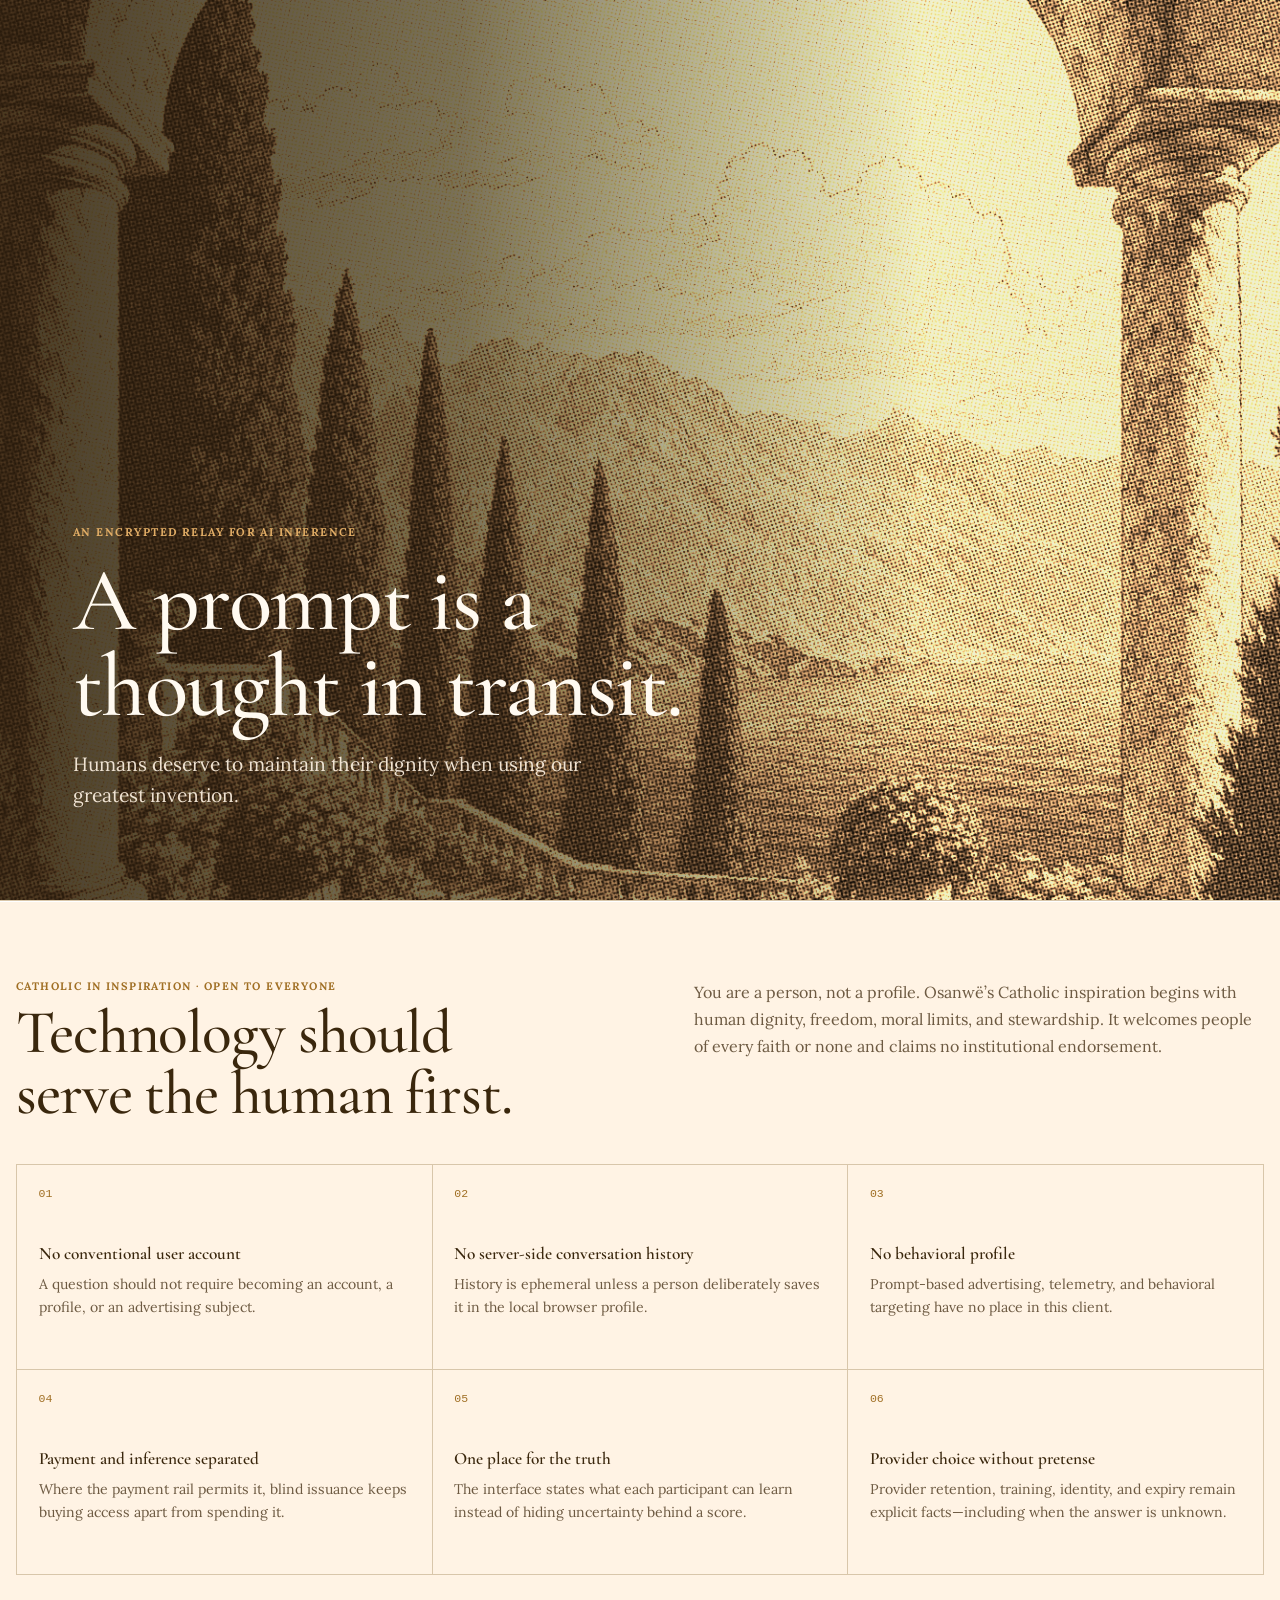
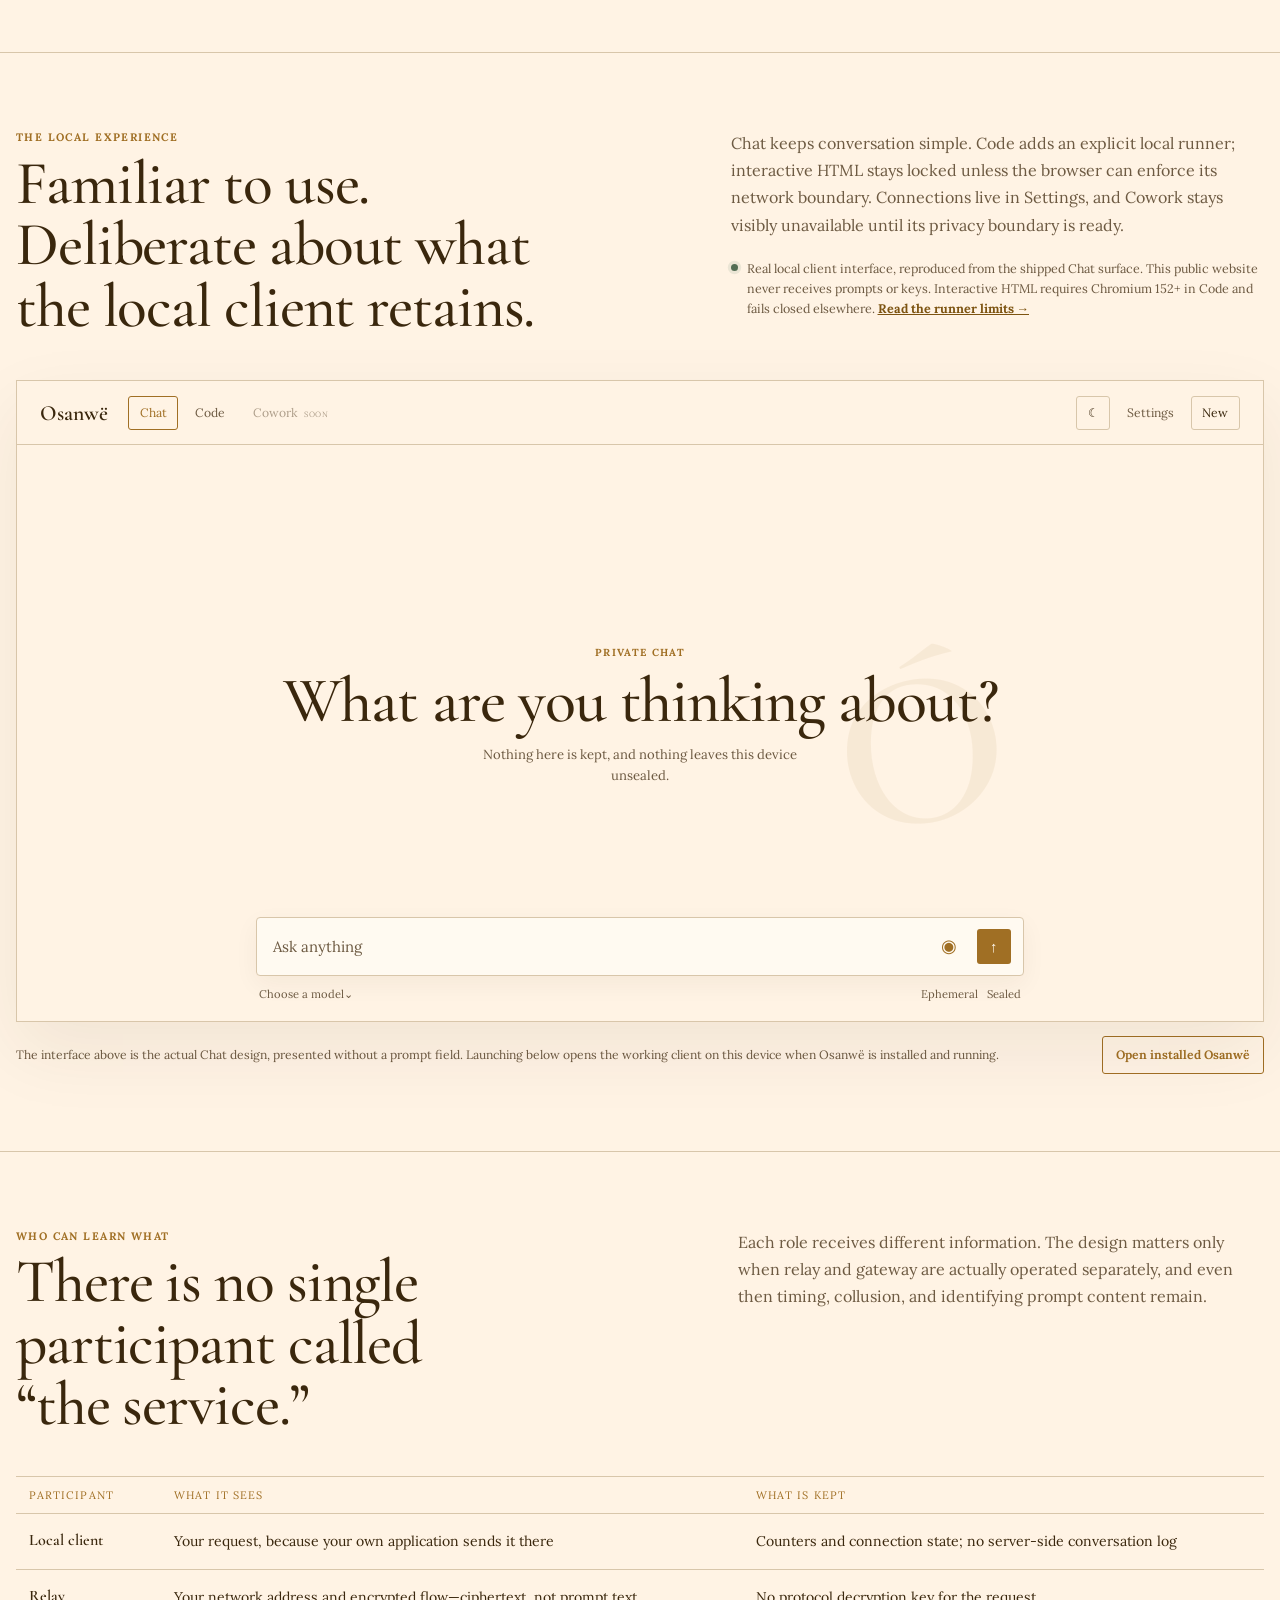
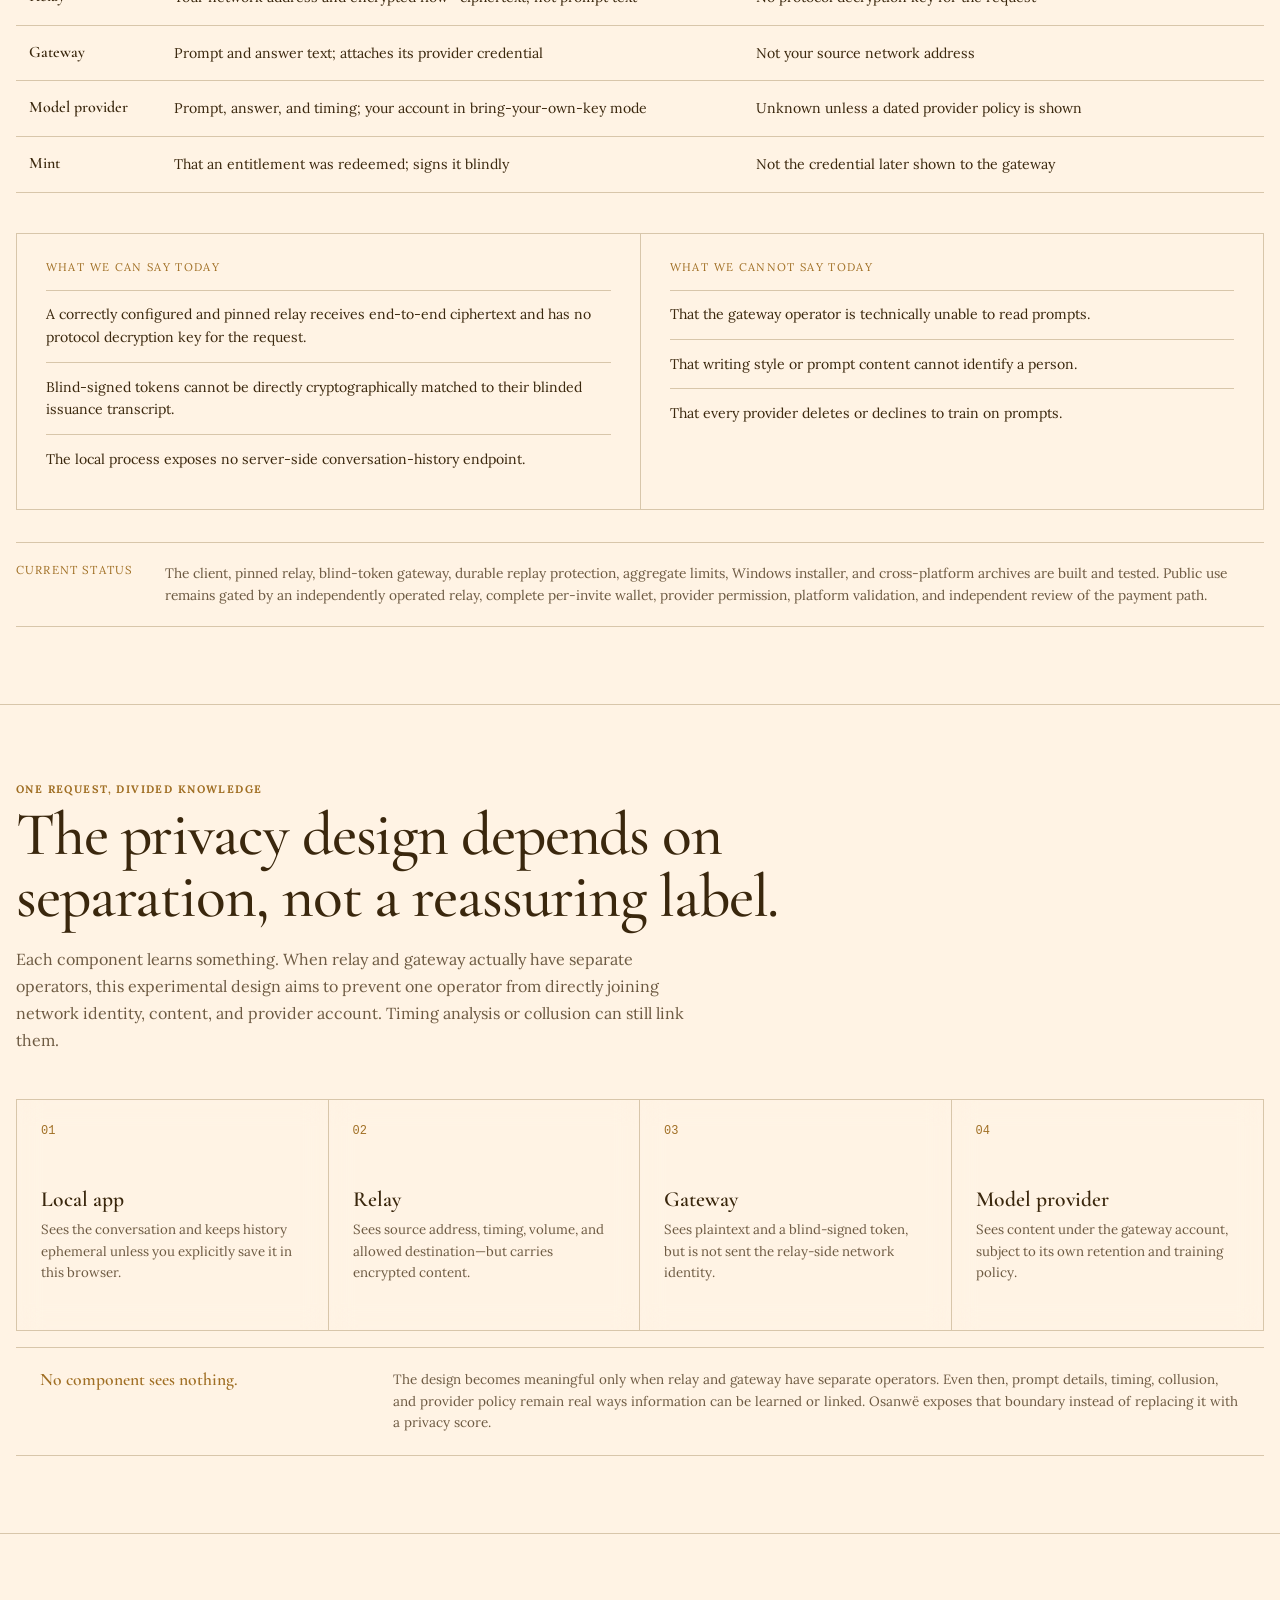
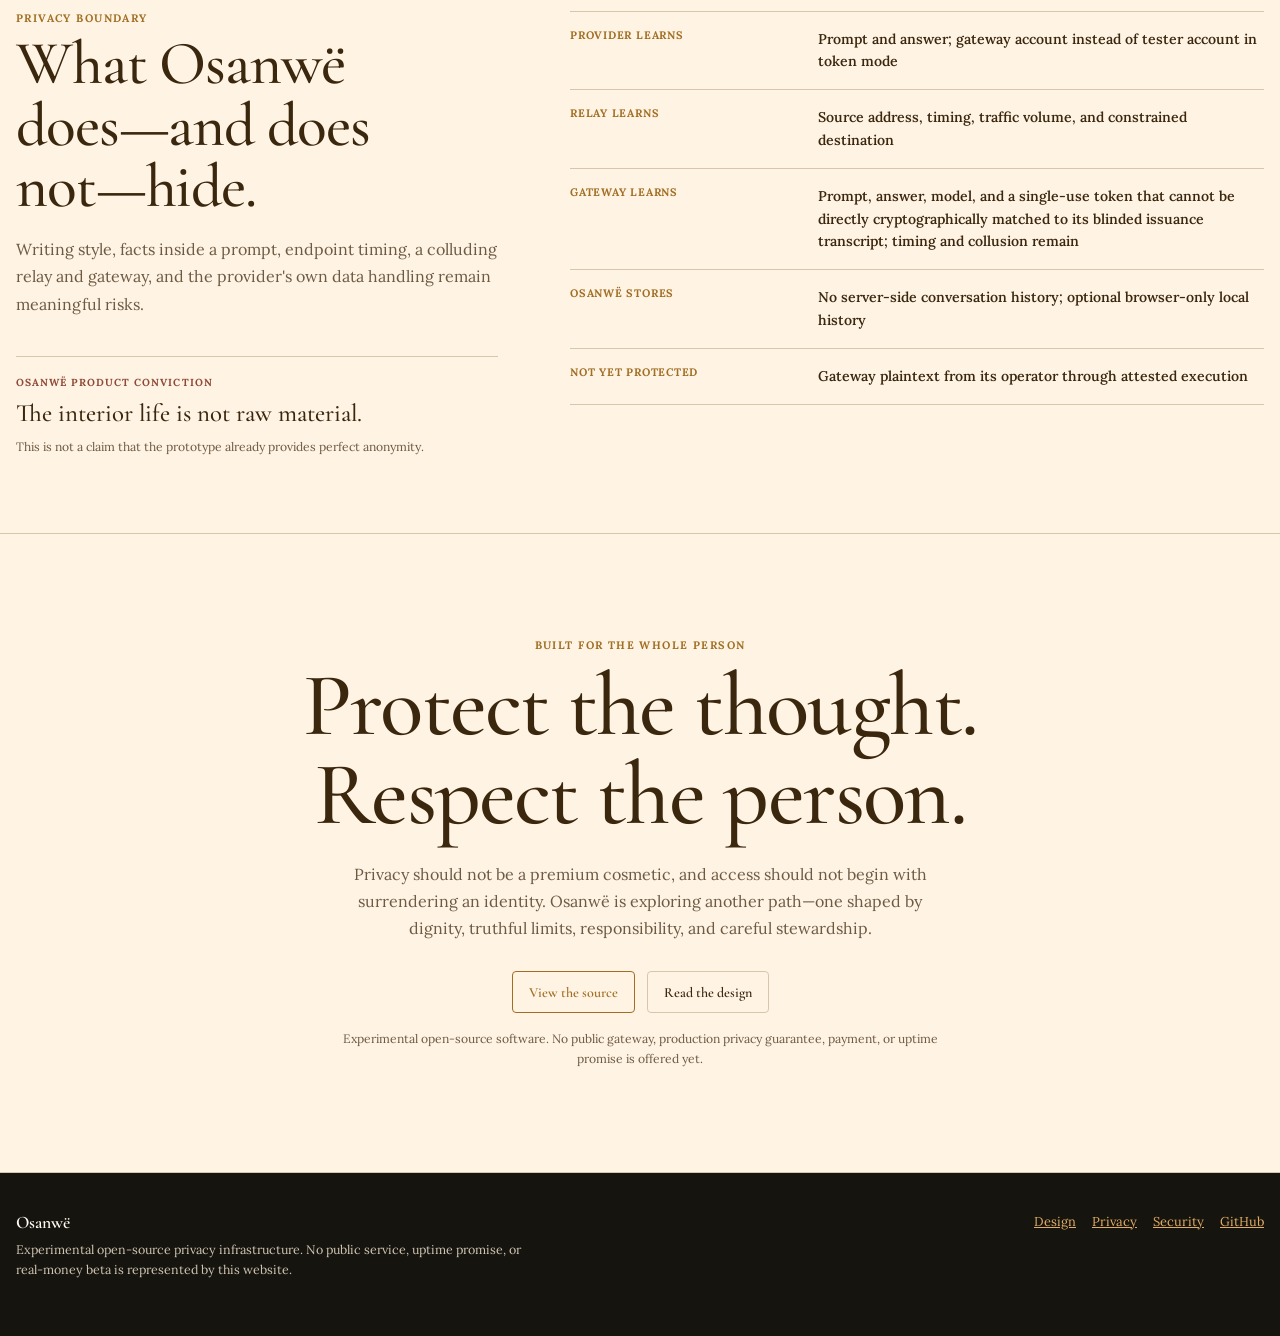
<file: index.html>
<!doctype html>
<html lang="en">
<head>
<meta charset="utf-8">
<meta name="viewport" content="width=device-width, initial-scale=1">
<meta name="description" content="Osanwë is experimental, accountless AI infrastructure shaped by human dignity, truthful privacy boundaries, and moral limits.">
<meta name="referrer" content="no-referrer">
<meta name="theme-color" content="#fff3e4">
<meta property="og:title" content="Osanwë — A prompt is a thought in transit">
<meta property="og:description" content="Experimental, accountless AI infrastructure shaped by human dignity and honest privacy boundaries.">
<meta property="og:image" content="https://ezrastone.github.io/osanwe-website/hero-og.png">
<meta property="og:url" content="https://ezrastone.github.io/osanwe-website/">
<meta property="og:type" content="website">
<link rel="canonical" href="https://ezrastone.github.io/osanwe-website/">
<link rel="icon" href="favicon.svg" type="image/svg+xml">
<title>Osanwë — A prompt is a thought in transit</title>
<style>
  @font-face{
    font-family:"Cormorant Garamond";
    src:url("cormorant-garamond.woff2") format("woff2");
    font-weight:300 700; font-style:normal; font-display:swap;
  }
  @font-face{
    font-family:"Lora";
    src:url("lora.woff2") format("woff2");
    font-weight:400 700; font-style:normal; font-display:swap;
  }
  :root{
    --night:#16140f; --paper:#fff3e4; --paper-2:#f5e5cf; --ink:#3a270d; --muted:#6d5a42;
    --line:#d8c6aa; --gold:#a06f24; --gold-2:#e1ad66; --sea:#7d5411; --safe:#536d54;
    --warn:#7f4335; --clay:#8e4937; --white:#fffaf1;
    --serif:"Cormorant Garamond","Iowan Old Style","Palatino Linotype",Palatino,Georgia,serif;
    --sans:"Lora",Georgia,"Iowan Old Style","Times New Roman",serif;
    --mono:ui-monospace,SFMono-Regular,"SF Mono",Menlo,Consolas,monospace;
  }
  *{box-sizing:border-box}
  html{scroll-behavior:smooth}
  body{margin:0;background:var(--paper);color:var(--ink);font:15px/1.62 var(--sans);-webkit-font-smoothing:antialiased}
  a{color:inherit}
  a:focus-visible{outline:3px solid var(--white);outline-offset:2px;box-shadow:0 0 0 6px #00566b}
  .skip{position:fixed;left:1rem;top:-5rem;z-index:20;background:var(--white);padding:.6rem .9rem;border-radius:.4rem}
  .skip:focus{top:1rem}
  .shell{width:min(1280px,calc(100% - 2rem));margin-inline:auto}
  .topbar{position:relative;z-index:3;color:var(--ink);background:var(--paper);border-bottom:1px solid var(--line)}
  .nav{min-height:68px;display:flex;align-items:center;justify-content:space-between;gap:1.25rem;padding:.6rem 1rem;background:transparent}
  .brand{display:inline-flex;align-items:center;font:600 1.18rem var(--serif);letter-spacing:.01em;text-decoration:none}
  .brand-mark{display:none}
  .navlinks{display:flex;align-items:center;gap:1.8rem;font-size:.82rem}
  .navlinks a{text-decoration:none;color:var(--ink)}
  .navlinks a:hover{text-decoration:underline;text-underline-offset:.25em}
  .navlinks .pill{border:1px solid var(--gold);border-radius:4px;padding:.55rem .9rem;color:var(--gold)}
  .hero{position:relative;overflow:hidden;background:var(--paper);padding-top:0}
  .hero-plate{position:relative;height:clamp(31rem,55vw,43rem);overflow:hidden;border-inline:1px solid var(--line)}
  .hero-plate::after{content:"";position:absolute;inset:0;background:linear-gradient(90deg,#2b1c0cdb 0%,#2b1c0ca0 36%,#2b1c0c12 72%)}
  .hero-art{width:100%;height:100%;object-fit:cover;object-position:center 46%;filter:grayscale(1) sepia(.95) saturate(1.75) hue-rotate(-12deg) contrast(1.04)}
  .hero-copy{position:absolute;z-index:1;left:clamp(2rem,5vw,4.5rem);bottom:clamp(2.7rem,6vw,5.2rem);max-width:700px;color:var(--white)}
  .status{margin:0 0 1.2rem;color:var(--gold-2);font:700 .7rem var(--sans);letter-spacing:.13em;text-transform:uppercase}
  h1{max-width:820px;margin:0;font:500 clamp(3.7rem,7vw,6.4rem)/.96 var(--serif);letter-spacing:-.018em;text-wrap:balance}
  .hero-lede{max-width:650px;margin:1.2rem 0 0;color:#fff3e4e8;font-size:clamp(1rem,1.8vw,1.2rem);line-height:1.58;text-wrap:pretty}
  .actions{display:flex;flex-wrap:wrap;gap:.75rem;margin-top:1.8rem}
  .button{display:inline-flex;align-items:center;justify-content:center;min-height:42px;padding:.62rem 1rem;border:1px solid transparent;border-radius:4px;text-decoration:none;font:600 .88rem var(--serif)}
  .button.primary{border-color:var(--gold);background:transparent;color:var(--gold)}
  .button.secondary{border-color:var(--line);color:var(--ink);background:transparent}
  .button:hover{transform:translateY(-1px)}
  .hero-note{max-width:620px;margin:0 0 0 auto;color:var(--muted);font-size:.78rem;text-align:right}
  main section{padding:5.6rem 0}
  main .hero{padding:0}
  .eyebrow{margin:0 0 .55rem;color:var(--sea);font:750 .72rem var(--sans);letter-spacing:.13em;text-transform:uppercase}
  h2{max-width:820px;margin:0;font:500 clamp(2.25rem,5.8vw,4.7rem)/1 var(--serif);letter-spacing:-.04em;text-wrap:balance}
  .section-lede{max-width:690px;margin:1.15rem 0 0;color:var(--muted);font-size:1.08rem}
  .principles{background:var(--white);border-top:1px solid #ffffff;border-bottom:1px solid var(--line)}
  .principles-head{display:grid;grid-template-columns:1.05fr .95fr;gap:3rem;align-items:end}
  .principles-head .section-lede{margin:0 0 .35rem}
  .principle-grid{display:grid;grid-template-columns:repeat(4,1fr);margin-top:3rem;border-top:1px solid var(--line);border-left:1px solid var(--line)}
  .principle{min-height:240px;padding:1.35rem;border-right:1px solid var(--line);border-bottom:1px solid var(--line);background:#f2ecdf73}
  .principle b{display:block;margin-bottom:4.4rem;color:var(--clay);font:.72rem var(--mono)}
  .principle h3{margin:0 0 .55rem;font:600 1.2rem var(--serif)}
  .principle p{margin:0;color:var(--muted);font-size:.88rem}
  .product{position:relative;overflow:hidden;background:var(--paper);border-bottom:1px solid var(--line)}
  .product::before{content:"";position:absolute;width:34rem;height:34rem;left:-18rem;top:9rem;border:1px solid #ad854025;border-radius:50%;box-shadow:0 0 0 4rem #ad854009,0 0 0 8rem #ad854006}
  .product-head{position:relative;display:grid;grid-template-columns:1fr .82fr;gap:4rem;align-items:end}
  .product-head .section-lede{margin:0 0 .4rem}
  .interface-note{display:flex;align-items:flex-start;gap:.55rem;margin:1.2rem 0 0;color:var(--muted);font-size:.78rem}
  .interface-note::before{content:"";width:.45rem;height:.45rem;flex:0 0 auto;margin-top:.38rem;border-radius:50%;background:var(--safe);box-shadow:0 0 0 .2rem #35634e19}
  .interface-note a{color:var(--sea);font-weight:700}
  .interface{position:relative;display:grid;grid-template-columns:11.5rem minmax(0,1fr);min-height:590px;margin-top:2.7rem;overflow:hidden;border:1px solid #ffffff61;border-radius:2rem;background:var(--night);color:var(--white);box-shadow:0 42px 100px #1429382e,0 0 0 1px #172b3924}
  .interface::after{content:"";position:absolute;inset:auto -14rem -20rem auto;width:42rem;height:42rem;border-radius:50%;background:#a64c3e20;filter:blur(30px);pointer-events:none}
  .app-rail{position:relative;z-index:1;display:flex;flex-direction:column;padding:1.2rem .85rem;border-right:1px solid #ffffff14;background:#081a29b3}
  .app-brand{display:flex;align-items:center;gap:.55rem;margin:.1rem .35rem 1.8rem;font:600 1.05rem var(--serif)}
  .app-brand img{width:1.5rem;height:1.5rem}
  .mode-label{margin:.6rem .45rem;color:#82929a;font:700 .62rem var(--sans);letter-spacing:.12em;text-transform:uppercase}
  .mode{display:flex;align-items:center;justify-content:space-between;gap:.5rem;margin:.13rem 0;padding:.62rem .7rem;border-radius:.72rem;color:#b9c4c8;font-size:.82rem}
  .mode::before{content:"";width:.44rem;height:.44rem;border:1px solid currentColor;border-radius:50%}
  .mode.active{background:#fffdf613;color:var(--white)}
  .mode.active::before{border-color:var(--gold-2);background:var(--gold-2)}
  .mode.soon{color:#8a999f}
  .soon-tag{margin-left:auto;padding:.1rem .28rem;border:1px solid #ffffff20;border-radius:.25rem;font:600 .5rem var(--mono);text-transform:uppercase}
  .rail-spacer{flex:1}
  .connection{margin-top:1rem;padding:.72rem;border:1px solid #ffffff16;border-radius:.8rem;color:#aebbc0;font-size:.7rem}
  .connection b{display:block;margin-bottom:.2rem;color:var(--white);font-weight:650}
  .app-workspace{position:relative;z-index:1;display:grid;grid-template-columns:minmax(0,.98fr) minmax(22rem,1.02fr);min-width:0}
  .conversation{display:flex;min-width:0;flex-direction:column;padding:1.35rem;border-right:1px solid #ffffff14}
  .window-bar{display:flex;align-items:center;justify-content:space-between;gap:1rem;padding-bottom:1rem;border-bottom:1px solid #ffffff14;color:#95a5ac;font-size:.7rem}
  .window-bar strong{color:var(--white);font-weight:650}
  .local-pill{display:inline-flex;align-items:center;gap:.4rem;padding:.25rem .5rem;border:1px solid #ffffff1c;border-radius:999px}
  .local-pill::before{content:"";width:.38rem;height:.38rem;border-radius:50%;background:#6fa585}
  .messages{display:flex;flex:1;flex-direction:column;justify-content:center;gap:1rem;padding:2.4rem .4rem 1.5rem}
  .message{max-width:92%;padding:1rem 1.05rem;border:1px solid #ffffff12;border-radius:1.1rem;color:#d3dcdf;font-size:.82rem}
  .message small{display:block;margin-bottom:.36rem;color:var(--gold-2);font:700 .58rem var(--sans);letter-spacing:.1em;text-transform:uppercase}
  .message.person{align-self:flex-end;border-bottom-right-radius:.3rem;background:#ffffff10}
  .message.assistant{align-self:flex-start;border-bottom-left-radius:.3rem;background:#183247a8}
  .composer{display:flex;align-items:center;justify-content:space-between;gap:1rem;padding:.85rem 1rem;border:1px solid #ffffff20;border-radius:1rem;background:#fffdf608;color:#8c9ba2;font-size:.76rem}
  .send-dot{display:grid;width:2rem;height:2rem;flex:0 0 auto;place-items:center;border-radius:50%;background:var(--gold-2);color:var(--night);font-weight:800}
  .runner{display:flex;min-width:0;flex-direction:column;background:#06172599}
  .runner-tabs{display:flex;align-items:center;gap:1rem;padding:1.15rem 1.3rem;border-bottom:1px solid #ffffff14;color:#84949c;font-size:.7rem}
  .runner-tabs b{padding-bottom:.35rem;border-bottom:1px solid var(--gold-2);color:var(--white)}
  .runner-state{margin-left:auto;color:#8db99d}
  .preview{display:grid;flex:1;place-items:center;padding:2rem;background:radial-gradient(circle at 76% 18%,#38677b55,transparent 34%),#0a1e2b}
  .preview-card{width:min(100%,340px);overflow:hidden;border:1px solid #ffffff2b;border-radius:1.5rem;background:#f4eee2;color:var(--ink);box-shadow:0 24px 70px #0000003b}
  .preview-art{position:relative;height:180px;background:linear-gradient(145deg,#163a50,#3f7080 55%,#d0ae63)}
  .preview-art::before{content:"";position:absolute;inset:20px 58px 0;border:1px solid #f7e7bd8a;border-bottom:0;border-radius:8rem 8rem 0 0}
  .preview-art::after{content:"";position:absolute;width:2.8rem;height:2.8rem;left:calc(50% - 1.4rem);top:57px;border-radius:50%;background:#f0d390;box-shadow:0 0 0 1rem #f0d39016,0 0 2.4rem #f0d39070}
  .preview-copy{padding:1.1rem 1.15rem 1.3rem}
  .preview-copy small{color:var(--clay);font:700 .58rem var(--sans);letter-spacing:.1em;text-transform:uppercase}
  .preview-copy strong{display:block;margin:.25rem 0;font:600 1.25rem var(--serif)}
  .preview-copy p{margin:0;color:var(--muted);font-size:.7rem}
  .runner-foot{display:flex;justify-content:space-between;gap:1rem;padding:.85rem 1.15rem;border-top:1px solid #ffffff14;color:#81929a;font-size:.65rem}
  .truth{background:var(--white);border-bottom:1px solid var(--line)}
  .truth-head{display:grid;grid-template-columns:1fr .8fr;gap:4rem;align-items:end}
  .truth-head .section-lede{margin:0 0 .35rem}
  .truth-grid{display:grid;grid-template-columns:1fr 1fr;gap:1.15rem;margin-top:2.6rem}
  .truth-card{position:relative;min-height:390px;padding:1.8rem 1.9rem 2rem;overflow:hidden;border:1px solid var(--line);border-radius:1.8rem;background:var(--paper)}
  .truth-card::after{content:"";position:absolute;width:15rem;height:15rem;right:-8rem;bottom:-9rem;border:1px solid currentColor;border-radius:50%;opacity:.08;box-shadow:0 0 0 2rem currentColor}
  .truth-label{display:inline-flex;align-items:center;gap:.5rem;margin-bottom:4rem;padding:.3rem .55rem;border:1px solid currentColor;border-radius:999px;font:750 .62rem var(--sans);letter-spacing:.1em;text-transform:uppercase}
  .truth-label::before{content:"";width:.4rem;height:.4rem;border-radius:50%;background:currentColor}
  .truth-card h3{margin:0 0 .75rem;font:600 1.6rem var(--serif)}
  .truth-card ul{margin:.85rem 0 0;padding:0;color:var(--muted)}
  .truth-card li{position:relative;list-style:none;margin:.62rem 0;padding-left:1.3rem;font-size:.88rem}
  .truth-card li::before{position:absolute;left:0;top:.04rem;color:currentColor}
  .truth-card.ready{color:var(--safe);background:#edf1e8}
  .truth-card.ready li::before{content:"✓"}
  .truth-card.blocked{color:var(--warn);background:#f4e9df}
  .truth-card.blocked li::before{content:"○"}
  .truth-card h3,.truth-card li,.truth-card a{color:var(--ink)}
  .path-section{position:relative;overflow:hidden;background:radial-gradient(circle at 84% 16%,#315a6c78,transparent 29%),var(--night);color:var(--white)}
  .path-section::before{content:"";position:absolute;width:38rem;height:38rem;left:-20rem;bottom:-28rem;border:1px solid #f0d39024;border-radius:50%;box-shadow:0 0 0 5rem #f0d39008,0 0 0 10rem #f0d39005}
  .path-section .eyebrow{color:var(--gold-2)}
  .path-section .section-lede{color:#cbd2d4}
  .path{position:relative;display:grid;grid-template-columns:repeat(4,1fr);gap:.8rem;margin:2.8rem 0 0;padding:0;counter-reset:path}
  .path li{position:relative;list-style:none;min-height:270px;padding:1.5rem;border:1px solid #ffffff26;border-radius:1.7rem;background:#fffdf608;counter-increment:path;backdrop-filter:blur(12px)}
  .path li::before{content:"0" counter(path);display:block;margin-bottom:5rem;color:var(--gold-2);font:.75rem var(--mono)}
  .path li:not(:last-child)::after{content:"→";position:absolute;right:-.68rem;top:50%;z-index:2;color:var(--gold-2);font-size:1.2rem}
  .path h3{margin:0 0 .45rem;font:600 1.35rem var(--serif)}
  .path p{margin:0;color:#bdc8cc;font-size:.83rem}
  .path-caveat{position:relative;display:grid;grid-template-columns:.55fr 1.45fr;gap:2rem;align-items:start;margin-top:1rem;padding:1.3rem 1.5rem;border:1px solid #ffffff21;border-radius:1.2rem;background:#0617256b}
  .path-caveat strong{color:var(--gold-2);font:600 1.1rem var(--serif)}
  .path-caveat p{margin:0;color:#b8c5c9;font-size:.84rem}
  .privacy-section{background:var(--paper)}
  .boundary{display:grid;grid-template-columns:.82fr 1.18fr;gap:4.5rem;align-items:start}
  .interior-note{margin:2.4rem 0 0;padding:1.2rem 0 0;border-top:1px solid var(--line);color:var(--ink);font:500 1.35rem/1.25 var(--serif)}
  .interior-note .conviction-label{display:block;margin:0 0 .55rem;color:var(--clay);font:750 .64rem var(--sans);letter-spacing:.1em;text-transform:uppercase}
  .interior-note .conviction-caveat{display:block;margin-top:.55rem;color:var(--muted);font:400 .76rem/1.5 var(--sans)}
  .facts{display:grid;gap:.65rem;margin:0}
  .facts div{display:grid;grid-template-columns:.68fr 1.32fr;gap:1.1rem;padding:1.1rem 1.2rem;border:1px solid var(--line);border-radius:1rem;background:#fffdf68a}
  .facts dt{color:var(--clay);font:700 .68rem var(--sans);letter-spacing:.07em;text-transform:uppercase}
  .facts dd{margin:0;color:var(--ink);font-size:.88rem;font-weight:560;overflow-wrap:anywhere}
  .beta{position:relative;overflow:hidden;background:var(--paper-2)}
  .beta::after{content:"";position:absolute;width:32rem;height:32rem;right:-20rem;top:-22rem;border:1px solid #a64c3e2b;border-radius:50%;box-shadow:0 0 0 4rem #a64c3e08,0 0 0 8rem #a64c3e05}
  .beta-head{position:relative;z-index:1;display:grid;grid-template-columns:1fr .8fr;gap:4rem;align-items:end}
  .beta-head .section-lede{margin:0 0 .35rem}
  .roles{position:relative;z-index:1;display:grid;grid-template-columns:repeat(5,1fr);gap:.65rem;margin:2.5rem 0 0;padding:0}
  .roles li{list-style:none;display:flex;min-height:170px;flex-direction:column;justify-content:space-between;gap:2rem;padding:1.05rem;border:1px solid var(--line);border-radius:1.2rem;background:#fffdf6c9}
  .roles b{color:var(--clay);font:700 .68rem var(--mono)}
  .roles span{font:600 .96rem/1.2 var(--serif)}
  .beta-actions{display:flex;flex-wrap:wrap;align-items:center;gap:1rem;margin-top:1.6rem}
  .cta-note{max-width:680px;margin:.75rem 0 0;color:var(--muted);font-size:.84rem}
  .beta .primary,.download-card .primary{background:var(--night);color:var(--white)}
  .quiet-link{font-size:.88rem;color:var(--sea);font-weight:650}
  .evidence{background:var(--white);border-bottom:1px solid var(--line)}
  .candidate{display:grid;grid-template-columns:1fr 1fr;gap:1rem;margin-top:2.3rem}
  .candidate article{min-height:285px;padding:1.5rem 1.6rem;border:1px solid var(--line);border-radius:1.6rem;background:var(--paper)}
  .candidate h3{margin:0 0 2.6rem;font:600 1.2rem var(--serif)}
  .candidate p{margin:0;color:var(--muted);font-size:.9rem}
  .metric{display:block;margin:.5rem 0 1rem;color:var(--warn);font:500 3.1rem/.95 var(--serif);letter-spacing:-.03em}
  .download{background:var(--paper);padding-bottom:2.4rem}
  .download-card{display:grid;grid-template-columns:1.14fr .86fr;gap:3.4rem;padding:clamp(1.6rem,5vw,3.6rem);overflow:hidden;border:1px solid #ffffff21;border-radius:2.4rem;background:radial-gradient(circle at 96% 8%,#315a6c80,transparent 34%),var(--night);color:var(--white);box-shadow:0 35px 90px #14293820}
  .download-card h2{font-size:clamp(2rem,4.5vw,3.6rem)}
  .download-card .eyebrow{color:var(--gold-2)}
  .download-card .section-lede{color:#c0cbcf}
  .download-card .primary{background:var(--gold-2);color:var(--night)}
  .download-card .quiet-link{color:var(--gold-2)}
  .checklist{margin:0;padding:0;border-top:1px solid #ffffff25}
  .checklist li{list-style:none;padding:.78rem 0;border-bottom:1px solid #ffffff25;font-size:.82rem;color:#b9c6ca}
  .checklist li::before{content:"○";color:var(--gold-2);margin-right:.55rem}
  .checklist strong{color:var(--gold-2)}
  .closing{position:relative;overflow:hidden;padding:7.5rem 0 8rem;background:var(--paper);text-align:center}
  .closing::before{content:"";position:absolute;width:34rem;height:34rem;left:calc(50% - 17rem);top:4rem;border:1px solid #ad85402e;border-radius:50%;box-shadow:0 0 0 4rem #ad854009,0 0 0 8rem #ad854005}
  .closing-inner{position:relative;max-width:900px;margin-inline:auto}
  .closing h2{margin-inline:auto;font-size:clamp(3rem,7vw,6rem)}
  .closing .section-lede{max-width:620px;margin:1.3rem auto 0}
  .closing .actions{justify-content:center}
  .closing-note{max-width:620px;margin:1rem auto 0;color:var(--muted);font-size:.76rem}
  footer{padding:2.4rem 0 3.5rem;background:var(--night);color:#c9d0d2}
  .footer-grid{display:flex;justify-content:space-between;gap:2rem;align-items:flex-start}
  footer strong{display:block;color:var(--white);font:600 1.1rem var(--serif)}
  footer p{max-width:520px;margin:.4rem 0 0;font-size:.78rem}
  footer nav{display:flex;flex-wrap:wrap;gap:1rem;font-size:.8rem}
  footer a{color:var(--gold-2)}
  @media(max-width:780px){
    .navlinks{gap:.65rem}.navlinks a{font-size:.74rem}.navlinks a[href="#principles"],.navlinks a[href="#experience"]{display:none}.navlinks .pill{padding:.48rem .68rem}.hero-plate{height:36rem}.hero-copy{left:1.5rem;right:1.5rem;bottom:2.2rem}.hero-note{margin:0;text-align:left}
    .truth-grid,.truth-head,.boundary,.candidate,.download-card,.principles-head,.product-head,.beta-head{grid-template-columns:1fr}.path,.principle-grid{grid-template-columns:1fr 1fr}
    .product-head{gap:1rem}.interface{grid-template-columns:1fr;min-height:auto}.app-rail{display:grid;grid-template-columns:repeat(4,1fr);gap:.35rem;border-right:0;border-bottom:1px solid #ffffff14}.app-brand,.mode-label,.rail-spacer,.connection{display:none}.mode{justify-content:center;padding:.55rem .3rem}.mode::before{display:none}.app-workspace{grid-template-columns:1fr}.conversation{border-right:0;border-bottom:1px solid #ffffff14}.runner{min-height:480px}
    .facts div{grid-template-columns:1fr;gap:.3rem}
    .path li:not(:last-child)::after{display:none}.path-caveat{grid-template-columns:1fr}.roles{grid-template-columns:repeat(2,1fr)}.footer-grid{display:grid}
  }
  @media(max-width:470px){.path,.principle-grid{grid-template-columns:1fr}h1{font-size:3.3rem}.shell{width:min(100% - 1.1rem,1280px)}.nav{gap:.35rem;padding-left:.35rem;padding-right:.35rem}.brand{font-size:1.05rem}.navlinks{gap:.3rem}.navlinks a{font-size:.67rem}.navlinks .pill{padding:.42rem .52rem}.hero-plate{height:34rem}.hero-copy{left:1.1rem;right:1.1rem}.interface{border-radius:1.3rem}.app-rail{grid-template-columns:repeat(4,1fr)}.mode{padding:.5rem .15rem;font-size:.67rem}.soon-tag{padding:.08rem .18rem;font-size:.43rem}.conversation{padding:1rem}.messages{padding:1.4rem 0}.runner{min-height:420px}.preview{padding:1rem}.preview-art{height:150px}.roles{grid-template-columns:1fr}.roles li{min-height:125px}.truth-card{min-height:auto}.truth-label{margin-bottom:2.2rem}.closing{padding:5.8rem 0}}

  /* Mockup 1a: one classical system of cream paper, brown ink, gold strokes,
     square corners, and hairlines carrying the hierarchy. */
  main section{padding:4.8rem 0;border-bottom:1px solid var(--line)}
  .eyebrow{color:var(--gold);font-size:.68rem}
  h2{font-size:clamp(2.2rem,4.8vw,4rem);letter-spacing:-.018em}
  .section-lede{font-size:1rem;line-height:1.7}
  .principles,.product,.truth,.privacy-section,.beta,.evidence{background:var(--paper)}
  .principles-head,.product-head,.truth-head,.beta-head{align-items:start}
  .principle-grid{grid-template-columns:repeat(3,1fr);margin-top:2.5rem;background:transparent}
  .principle{min-height:205px;background:transparent}
  .principle b{margin-bottom:2.7rem;color:var(--gold)}
  .principle h3{font-size:1.08rem}
  .product::before,.interface::after,.beta::after,.closing::before,.truth-card::after{display:none}
  .interface{min-height:570px;border-color:var(--line);border-radius:0;background:var(--paper);color:var(--ink);box-shadow:none}
  .app-rail{border-color:var(--line);background:var(--paper-2)}
  .app-brand{color:var(--ink)}
  .app-brand img{display:none}
  .mode-label,.connection,.window-bar,.runner-foot{color:var(--muted)}
  .mode{border-radius:3px;color:var(--muted)}
  .mode::before{border-radius:0}
  .mode.active{outline:1px solid var(--gold);background:transparent;color:var(--gold)}
  .mode.active::before{border-color:var(--gold);background:var(--gold)}
  .mode.soon{color:var(--muted)}
  .soon-tag,.connection,.local-pill{border-color:var(--line)}
  .connection b,.window-bar strong{color:var(--ink)}
  .conversation{border-color:var(--line)}
  .message{border-radius:4px;color:var(--ink)}
  .message small{color:var(--gold)}
  .message.person{border-color:var(--line);background:var(--paper-2)}
  .message.assistant{border:0;background:transparent}
  .composer{border-color:var(--line);border-radius:4px;background:var(--white);color:var(--muted)}
  .send-dot{border-radius:50%;background:var(--gold);color:var(--white)}
  .runner{background:var(--paper)}
  .runner-tabs,.runner-foot{border-color:var(--line)}
  .runner-tabs{color:var(--muted)}
  .runner-tabs b{border-color:var(--gold);color:var(--ink)}
  .runner-state{color:var(--gold)}
  .preview{background:var(--paper-2)}
  .preview-card{border-color:var(--line);border-radius:4px;background:var(--white);box-shadow:none}
  .preview-art{background:linear-gradient(145deg,#3a270d,#7d5411 55%,#e1ad66)}
  .participant-table{width:100%;margin-top:2.5rem;border-collapse:collapse;font-size:.88rem}
  .participant-table th{text-align:left;padding:.7rem .8rem;border-block:1px solid var(--line);color:var(--gold);font:.68rem var(--sans);letter-spacing:.1em;text-transform:uppercase}
  .participant-table td{padding:1rem .8rem;border-bottom:1px solid var(--line);vertical-align:top}
  .participant-table td:first-child{font:600 1rem var(--serif)}
  .claims-grid{display:grid;grid-template-columns:1fr 1fr;margin-top:2.5rem;border:1px solid var(--line)}
  .claim{padding:1.6rem 1.8rem}
  .claim+ .claim{border-left:1px solid var(--line)}
  .claim h3{margin:0 0 1rem;color:var(--gold);font:.7rem var(--sans);letter-spacing:.12em;text-transform:uppercase}
  .claim ul{margin:0;padding:0}
  .claim li{list-style:none;margin:.8rem 0;padding-top:.8rem;border-top:1px solid var(--line);font-size:.88rem}
  .launch-note{display:grid;grid-template-columns:auto 1fr;gap:2rem;margin:2rem 0 0;padding:1.2rem 0;border-block:1px solid var(--line)}
  .launch-note strong{color:var(--gold);font:.72rem var(--sans);letter-spacing:.1em;text-transform:uppercase}
  .launch-note p{margin:0;color:var(--muted);font-size:.86rem}
  .path-section{background:var(--paper);color:var(--ink)}
  .path-section::before{display:none}
  .path-section .eyebrow{color:var(--gold)}
  .path-section .section-lede{color:var(--muted)}
  .path{gap:0;border:1px solid var(--line)}
  .path li{min-height:230px;border:0;border-right:1px solid var(--line);border-radius:0;background:transparent}
  .path li:last-child{border-right:0}
  .path li::before{margin-bottom:3rem;color:var(--gold)}
  .path li:not(:last-child)::after{display:none}
  .path li p{color:var(--muted)}
  .path-caveat{border:0;border-block:1px solid var(--line);border-radius:0;background:transparent}
  .path-caveat strong{color:var(--gold)}
  .path-caveat p{color:var(--muted)}
  .facts{gap:0;border-top:1px solid var(--line)}
  .facts div{padding:1rem 0;border:0;border-bottom:1px solid var(--line);border-radius:0;background:transparent}
  .facts dt{color:var(--gold)}
  .interior-note{font-size:1.55rem}
  .roles{gap:0;border-top:1px solid var(--line);border-left:1px solid var(--line)}
  .roles li{min-height:150px;border-radius:0;background:transparent}
  .roles b{color:var(--gold)}
  .candidate{gap:0;border:1px solid var(--line)}
  .candidate article{min-height:245px;border:0;border-radius:0;background:transparent}
  .candidate article+article{border-left:1px solid var(--line)}
  .metric{color:var(--gold)}
  .download-card{border-radius:0;background:var(--night);box-shadow:none}
  .download-card .section-lede,.checklist li{color:#cfc4b2}
  .download-card .primary{border-color:var(--gold-2);background:transparent;color:var(--gold-2)}
  .closing{padding:6.5rem 0;background:var(--paper)}
  footer{background:var(--night);color:#cfc4b2}
  @media(max-width:780px){
    .principle-grid{grid-template-columns:1fr 1fr}
    .claims-grid,.launch-note{grid-template-columns:1fr}
    .claim+.claim{border-left:0;border-top:1px solid var(--line)}
    .path{grid-template-columns:1fr 1fr}
    .path li{border-bottom:1px solid var(--line)}
    .candidate article+article{border-left:0;border-top:1px solid var(--line)}
  }
  @media(max-width:470px){.principle-grid,.path{grid-template-columns:1fr}.participant-table{display:block;overflow-x:auto}.path li{border-right:0}}
  /* The plate is the complete first page: no frame and no navigation band
     competing with the proposition. The supporting material begins below. */
  .topbar{display:none}
  .hero-plate.shell{width:100%;height:100svh;min-height:42rem;margin:0;border:0}
  .hero-copy{left:clamp(2rem,5.7vw,4.6rem);bottom:clamp(3.5rem,10vh,6.8rem)}
  .client-preview{position:relative;min-height:640px;margin:2.7rem 0 0;overflow:hidden;border:1px solid var(--line);background:var(--paper);box-shadow:0 28px 70px #3a270d12}
  .client-chrome{display:flex;min-height:4rem;align-items:center;gap:1.25rem;padding:.65rem 1.45rem;border-bottom:1px solid var(--line)}
  .client-wordmark{font:600 1.35rem var(--serif)}
  .client-modes,.client-actions{display:flex;align-items:center;gap:.35rem;font-size:.76rem}
  .client-modes span,.client-actions span{padding:.38rem .65rem;border:1px solid transparent;border-radius:3px;color:var(--muted)}
  .client-modes .selected{border-color:var(--gold);color:var(--gold)}
  .client-modes .unavailable{opacity:.55}
  .client-modes small{margin-left:.18rem;font-size:.48rem;letter-spacing:.08em;text-transform:uppercase}
  .client-actions{margin-left:auto}
  .client-actions .control{border-color:var(--line);color:var(--ink)}
  .client-chat{position:relative;display:flex;min-height:576px;flex-direction:column;padding:2rem 1.5rem 1.15rem}
  .client-opening{position:absolute;left:50%;top:47%;width:min(90%,48rem);transform:translate(-50%,-50%);text-align:center}
  .client-opening .kicker{margin:0 0 .65rem;color:var(--gold);font:.64rem var(--sans);font-weight:700;letter-spacing:.13em;text-transform:uppercase}
  .client-opening h3{position:relative;z-index:1;margin:0 0 .65rem;font:500 clamp(2.7rem,5vw,4.1rem)/1 var(--serif);letter-spacing:-.018em}
  .client-opening p:not(.kicker){position:relative;z-index:1;max-width:43ch;margin:0 auto;color:var(--muted);font-size:.82rem}
  .client-ghost{position:absolute;right:1rem;bottom:-3.3rem;color:var(--gold);font:600 14rem/.8 var(--serif);opacity:.07}
  .client-compose{width:min(100%,48rem);margin:auto auto 0}
  .client-prompt{display:flex;align-items:center;gap:.75rem;padding:.7rem .75rem .7rem 1rem;border:1px solid var(--line);border-radius:4px;background:var(--white);color:var(--muted);box-shadow:0 8px 24px #3a270d0d}
  .client-prompt>span:first-of-type{margin-left:auto}
  .client-seal{display:grid;width:2rem;height:2rem;place-items:center;color:var(--gold);font-size:1.1rem}
  .client-send{display:grid;width:2.15rem;height:2.15rem;place-items:center;border-radius:3px;background:var(--gold);color:var(--white)}
  .client-meta{display:flex;justify-content:space-between;gap:1rem;padding:.55rem .2rem 0;color:var(--muted);font-size:.7rem}
  .client-caption{display:flex;align-items:center;justify-content:space-between;gap:1rem;margin:.85rem 0 0;color:var(--muted);font-size:.76rem}
  .client-caption p{margin:0}
  .client-launch{display:inline-flex;flex:0 0 auto;align-items:center;min-height:38px;padding:.5rem .8rem;border:1px solid var(--gold);border-radius:3px;color:var(--gold);font-weight:650;text-decoration:none}
  @media(max-width:780px){
    .client-preview{min-height:590px}
    .client-chrome{gap:.45rem;padding:.55rem .7rem}
    .client-actions .settings-label,.client-actions .new-label{display:none}
    .client-modes span,.client-actions span{padding:.34rem .45rem}
    .client-chat{min-height:526px;padding-inline:.8rem}
    .client-opening{top:43%}
    .client-opening h3{font-size:clamp(2.15rem,10vw,3rem)}
    .client-ghost{right:0;font-size:10rem}
    .client-caption{align-items:flex-start;flex-direction:column}
  }
  @media(max-width:470px){.hero-plate.shell{height:100svh;min-height:36rem}.hero-copy{bottom:3.2rem}}
  @media(prefers-reduced-motion:reduce){html{scroll-behavior:auto}.button:hover{transform:none}}
</style>
</head>
<body>
<a class="skip" href="#main">Skip to content</a>

<header class="topbar">
  <div class="nav shell">
    <a class="brand" href="./" aria-label="Osanwë home"><img class="brand-mark" src="favicon.svg" alt="">Osanwë</a>
    <nav class="navlinks" aria-label="Primary">
      <a href="#experience">How it works</a>
      <a href="#truth">Who runs what</a>
      <a href="#boundary-title">Boundaries</a>
      <a href="install.html">Download</a>
      <a href="https://github.com/EzraStone/Osanwe/blob/main/docs/beta.md" rel="noreferrer">Beta charter</a>
      <a class="pill" href="https://github.com/EzraStone/Osanwe/issues/new?template=beta-interest.yml" rel="noreferrer">Request an invite</a>
    </nav>
  </div>
</header>

<main id="main">
  <section class="hero" aria-labelledby="hero-title">
    <div class="hero-plate shell">
      <img class="hero-art" src="plate.png" alt="">
      <div class="hero-copy">
        <p class="status">An encrypted relay for AI inference</p>
        <h1 id="hero-title">A prompt is a thought in transit.</h1>
        <p class="hero-lede">Humans deserve to maintain their dignity when using our greatest invention.</p>
      </div>
    </div>
  </section>

  <section class="principles" id="principles" aria-labelledby="principles-title">
    <div class="shell">
      <div class="principles-head">
        <div><p class="eyebrow">Catholic in inspiration · open to everyone</p><h2 id="principles-title">Technology should serve the human first.</h2></div>
        <p class="section-lede">You are a person, not a profile. Osanwë’s Catholic inspiration begins with human dignity, freedom, moral limits, and stewardship. It welcomes people of every faith or none and claims no institutional endorsement.</p>
      </div>
      <div class="principle-grid">
        <article class="principle"><b>01</b><h3>No conventional user account</h3><p>A question should not require becoming an account, a profile, or an advertising subject.</p></article>
        <article class="principle"><b>02</b><h3>No server-side conversation history</h3><p>History is ephemeral unless a person deliberately saves it in the local browser profile.</p></article>
        <article class="principle"><b>03</b><h3>No behavioral profile</h3><p>Prompt-based advertising, telemetry, and behavioral targeting have no place in this client.</p></article>
        <article class="principle"><b>04</b><h3>Payment and inference separated</h3><p>Where the payment rail permits it, blind issuance keeps buying access apart from spending it.</p></article>
        <article class="principle"><b>05</b><h3>One place for the truth</h3><p>The interface states what each participant can learn instead of hiding uncertainty behind a score.</p></article>
        <article class="principle"><b>06</b><h3>Provider choice without pretense</h3><p>Provider retention, training, identity, and expiry remain explicit facts—including when the answer is unknown.</p></article>
      </div>
    </div>
  </section>

  <section class="product" id="experience" aria-labelledby="experience-title">
    <div class="shell">
      <div class="product-head">
        <div>
          <p class="eyebrow">The local experience</p>
          <h2 id="experience-title">Familiar to use. Deliberate about what the local client retains.</h2>
        </div>
        <div>
          <p class="section-lede">Chat keeps conversation simple. Code adds an explicit local runner;
          interactive HTML stays locked unless the browser can enforce its network boundary.
          Connections live in Settings, and Cowork stays visibly unavailable until its privacy
          boundary is ready.</p>
          <p class="interface-note"><span>Real local client interface, reproduced from the shipped
          Chat surface. This public website never receives prompts or keys. Interactive HTML requires
          Chromium 152+ in Code and fails closed elsewhere.
          <a href="https://github.com/EzraStone/Osanwe/blob/main/docs/product/code-runner.md" rel="noreferrer">Read the runner limits →</a></span></p>
        </div>
      </div>

      <figure class="client-preview" role="img" aria-label="The real Osanwë local Chat interface, shown without accepting input on the public website">
        <div class="client-chrome">
          <span class="client-wordmark">Osanwë</span>
          <div class="client-modes" aria-hidden="true"><span class="selected">Chat</span><span>Code</span><span class="unavailable">Cowork <small>Soon</small></span></div>
          <div class="client-actions" aria-hidden="true"><span class="control">☾</span><span class="settings-label">Settings</span><span class="control new-label">New</span></div>
        </div>
        <div class="client-chat">
          <div class="client-opening">
            <p class="kicker">Private chat</p>
            <h3>What are you thinking about?</h3>
            <p>Nothing here is kept, and nothing leaves this device unsealed.</p>
            <span class="client-ghost" aria-hidden="true">Ó</span>
          </div>
          <div class="client-compose" aria-hidden="true">
            <div class="client-prompt">Ask anything <span class="client-seal">◉</span><span class="client-send">↑</span></div>
            <div class="client-meta"><span>Choose a model⌄</span><span>Ephemeral &nbsp; Sealed</span></div>
          </div>
        </div>
      </figure>
      <div class="client-caption">
        <p>The interface above is the actual Chat design, presented without a prompt field. Launching below opens the working client on this device when Osanwë is installed and running.</p>
        <a class="client-launch" href="http://127.0.0.1:8080/_osanwe/" target="_blank" rel="noreferrer">Open installed Osanwë</a>
      </div>
    </div>
  </section>

  <section class="truth" id="truth" aria-labelledby="truth-title">
    <div class="shell">
      <div class="truth-head">
        <div><p class="eyebrow">Who can learn what</p><h2 id="truth-title">There is no single participant called “the service.”</h2></div>
        <p class="section-lede">Each role receives different information. The design matters only when relay and gateway are actually operated separately, and even then timing, collusion, and identifying prompt content remain.</p>
      </div>
      <table class="participant-table">
        <thead><tr><th scope="col">Participant</th><th scope="col">What it sees</th><th scope="col">What is kept</th></tr></thead>
        <tbody>
          <tr><td>Local client</td><td>Your request, because your own application sends it there</td><td>Counters and connection state; no server-side conversation log</td></tr>
          <tr><td>Relay</td><td>Your network address and encrypted flow—ciphertext, not prompt text</td><td>No protocol decryption key for the request</td></tr>
          <tr><td>Gateway</td><td>Prompt and answer text; attaches its provider credential</td><td>Not your source network address</td></tr>
          <tr><td>Model provider</td><td>Prompt, answer, and timing; your account in bring-your-own-key mode</td><td>Unknown unless a dated provider policy is shown</td></tr>
          <tr><td>Mint</td><td>That an entitlement was redeemed; signs it blindly</td><td>Not the credential later shown to the gateway</td></tr>
        </tbody>
      </table>
      <div class="claims-grid">
        <article class="claim"><h3>What we can say today</h3><ul>
          <li>A correctly configured and pinned relay receives end-to-end ciphertext and has no protocol decryption key for the request.</li>
          <li>Blind-signed tokens cannot be directly cryptographically matched to their blinded issuance transcript.</li>
          <li>The local process exposes no server-side conversation-history endpoint.</li>
        </ul></article>
        <article class="claim"><h3>What we cannot say today</h3><ul>
          <li>That the gateway operator is technically unable to read prompts.</li>
          <li>That writing style or prompt content cannot identify a person.</li>
          <li>That every provider deletes or declines to train on prompts.</li>
        </ul></article>
      </div>
      <div class="launch-note"><strong>Current status</strong><p>The client, pinned relay, blind-token gateway, durable replay protection, aggregate limits, Windows installer, and cross-platform archives are built and tested. Public use remains gated by an independently operated relay, complete per-invite wallet, provider permission, platform validation, and independent review of the payment path.</p></div>
    </div>
  </section>

  <section class="path-section" aria-labelledby="path-title">
    <div class="shell">
      <p class="eyebrow">One request, divided knowledge</p>
      <h2 id="path-title">The privacy design depends on separation, not a reassuring label.</h2>
      <p class="section-lede">Each component learns something. When relay and gateway actually have
      separate operators, this experimental design aims to prevent one operator from directly joining
      network identity, content, and provider account. Timing analysis or collusion can still link them.</p>
      <ol class="path">
        <li><h3>Local app</h3><p>Sees the conversation and keeps history ephemeral unless you explicitly save it in this browser.</p></li>
        <li><h3>Relay</h3><p>Sees source address, timing, volume, and allowed destination—but carries encrypted content.</p></li>
        <li><h3>Gateway</h3><p>Sees plaintext and a blind-signed token, but is not sent the relay-side network identity.</p></li>
        <li><h3>Model provider</h3><p>Sees content under the gateway account, subject to its own retention and training policy.</p></li>
      </ol>
      <div class="path-caveat">
        <strong>No component sees nothing.</strong>
        <p>The design becomes meaningful only when relay and gateway have separate operators. Even
        then, prompt details, timing, collusion, and provider policy remain real ways information can
        be learned or linked. Osanwë exposes that boundary instead of replacing it with a privacy score.</p>
      </div>
    </div>
  </section>

  <section class="privacy-section" aria-labelledby="boundary-title">
    <div class="shell boundary">
      <div>
        <p class="eyebrow">Privacy boundary</p>
        <h2 id="boundary-title">What Osanwë does—and does not—hide.</h2>
        <p class="section-lede">Writing style, facts inside a prompt, endpoint timing, a colluding
        relay and gateway, and the provider's own data handling remain meaningful risks.</p>
        <p class="interior-note"><span class="conviction-label">Osanwë product conviction</span>
          The interior life is not raw material.
          <span class="conviction-caveat">This is not a claim that the prototype already provides perfect anonymity.</span>
        </p>
      </div>
      <dl class="facts">
        <div><dt>Provider learns</dt><dd>Prompt and answer; gateway account instead of tester account in token mode</dd></div>
        <div><dt>Relay learns</dt><dd>Source address, timing, traffic volume, and constrained destination</dd></div>
        <div><dt>Gateway learns</dt><dd>Prompt, answer, model, and a single-use token that cannot be directly cryptographically matched to its blinded issuance transcript; timing and collusion remain</dd></div>
        <div><dt>Osanwë stores</dt><dd>No server-side conversation history; optional browser-only local history</dd></div>
        <div><dt>Not yet protected</dt><dd>Gateway plaintext from its operator through attested execution</dd></div>
      </dl>
    </div>
  </section>

  <section class="closing" aria-labelledby="closing-title">
    <div class="shell closing-inner">
      <p class="eyebrow">Built for the whole person</p>
      <h2 id="closing-title">Protect the thought. Respect the person.</h2>
      <p class="section-lede">Privacy should not be a premium cosmetic, and access should not begin
      with surrendering an identity. Osanwë is exploring another path—one shaped by dignity,
      truthful limits, responsibility, and careful stewardship.</p>
      <div class="actions">
        <a class="button primary" href="https://github.com/EzraStone/Osanwe" rel="noreferrer">View the source</a>
        <a class="button secondary" href="design.html">Read the design</a>
      </div>
      <p class="closing-note">Experimental open-source software. No public gateway, production
      privacy guarantee, payment, or uptime promise is offered yet.</p>
    </div>
  </section>
</main>

<footer>
  <div class="shell footer-grid">
    <div><strong>Osanwë</strong><p>Experimental open-source privacy infrastructure. No public service,
    uptime promise, or real-money beta is represented by this website.</p></div>
    <nav aria-label="Footer">
      <a href="design.html">Design</a><a href="https://github.com/EzraStone/Osanwe/blob/main/docs/product/privacy-boundaries.md" rel="noreferrer">Privacy</a>
      <a href="https://github.com/EzraStone/Osanwe/security/policy" rel="noreferrer">Security</a>
      <a href="https://github.com/EzraStone/Osanwe" rel="noreferrer">GitHub</a>
    </nav>
  </div>
</footer>
</body>
</html>
</file>
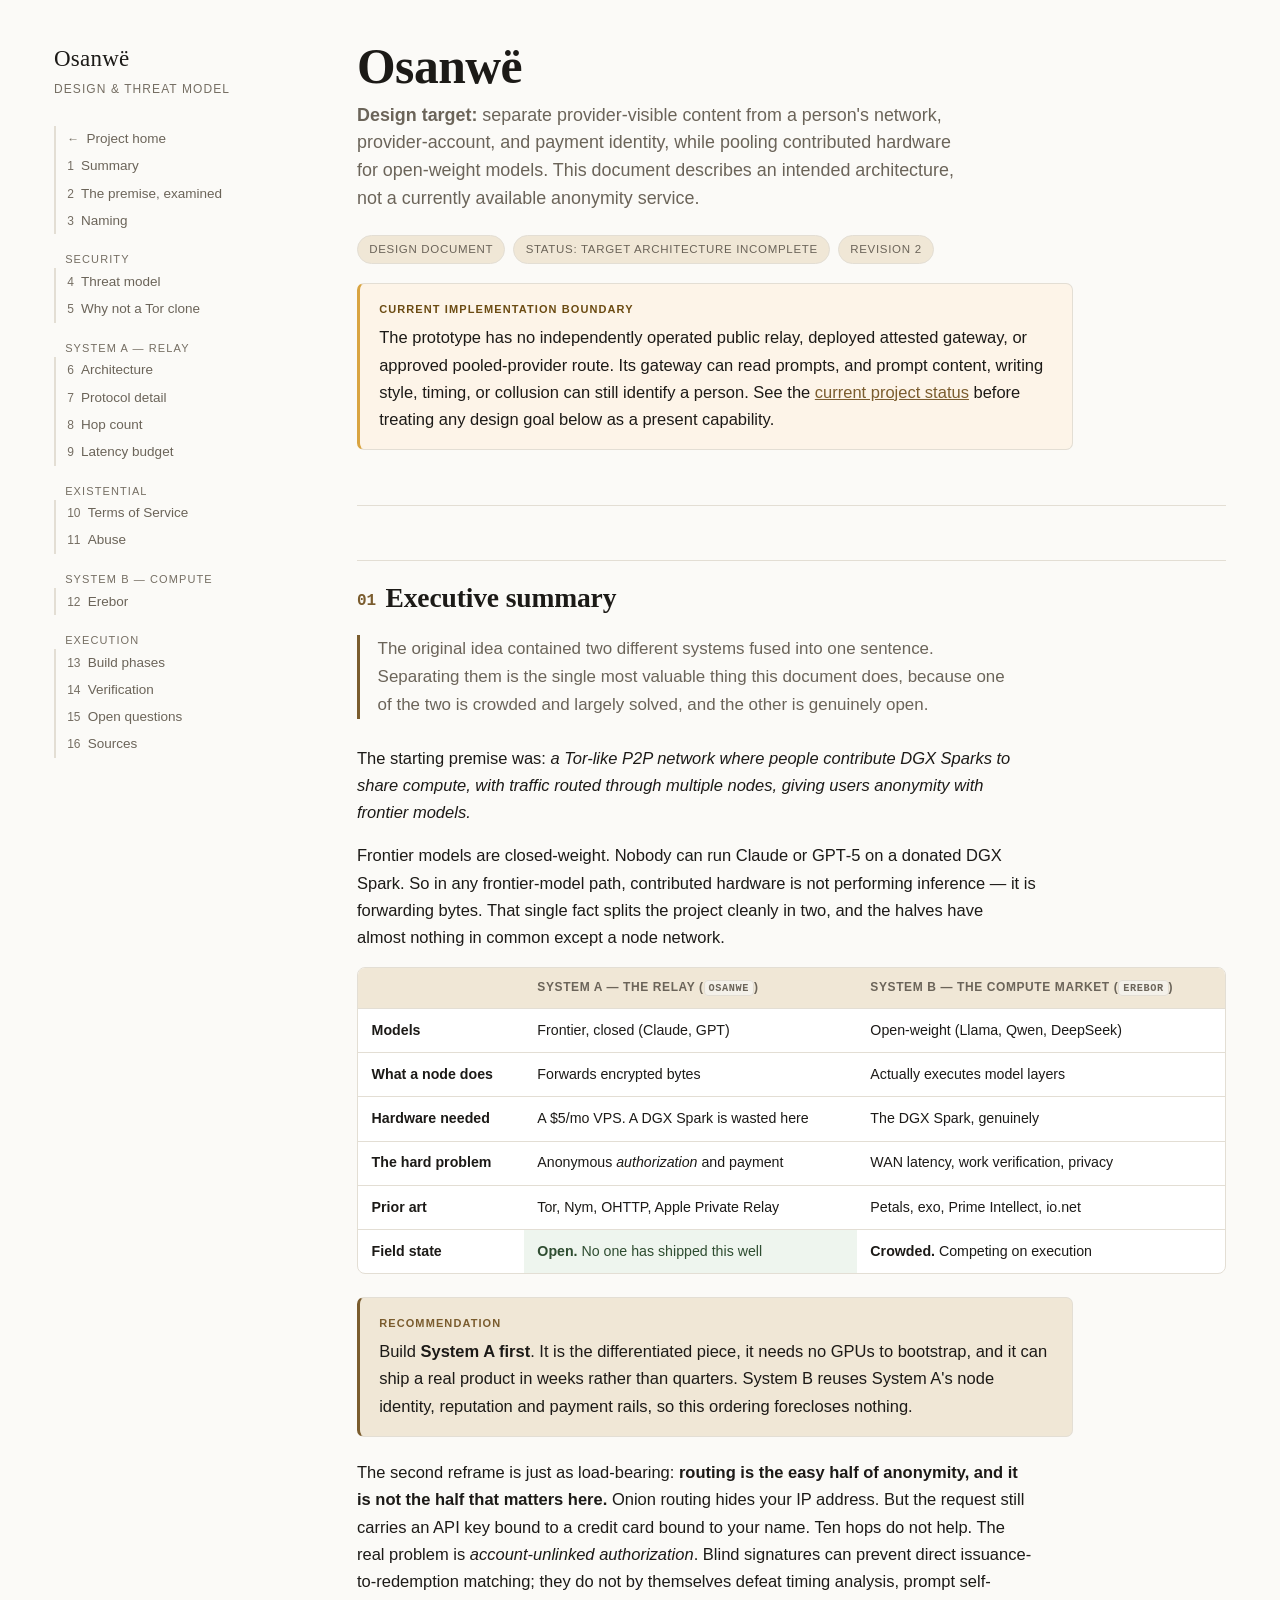
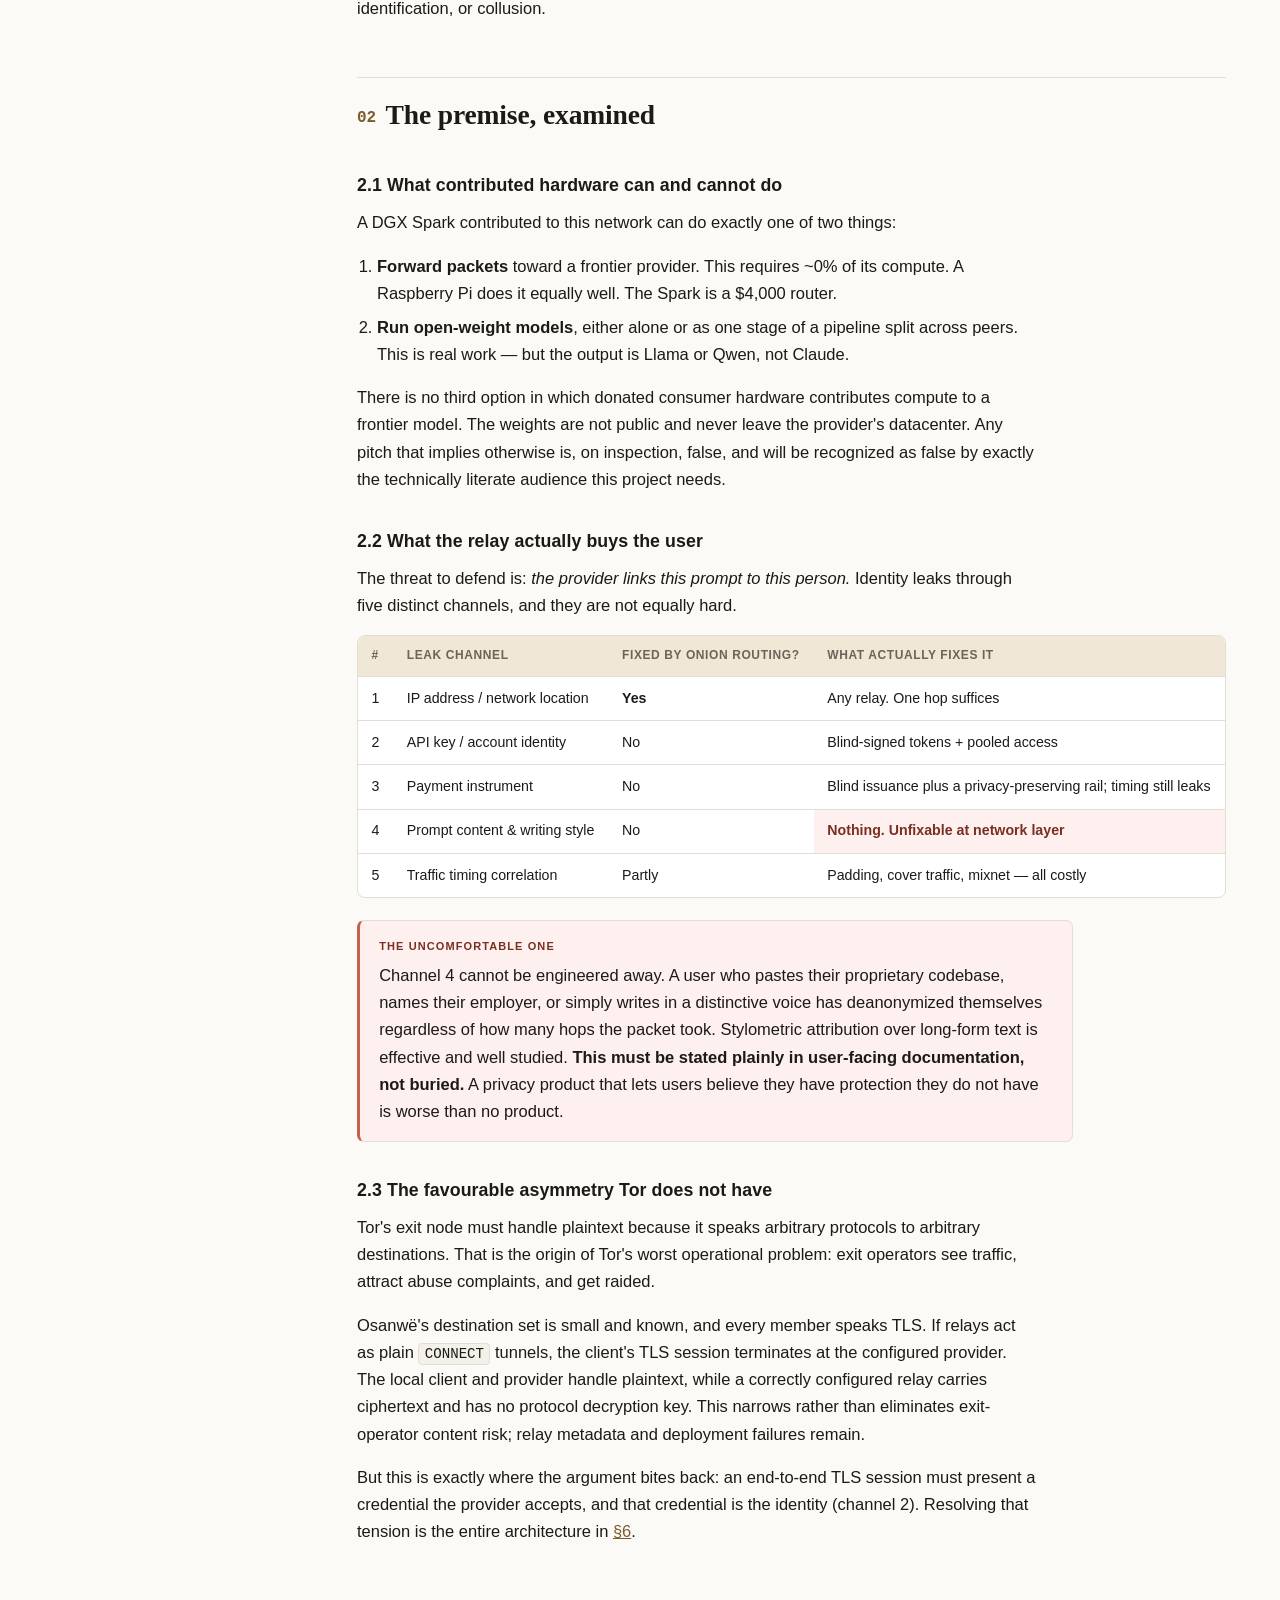
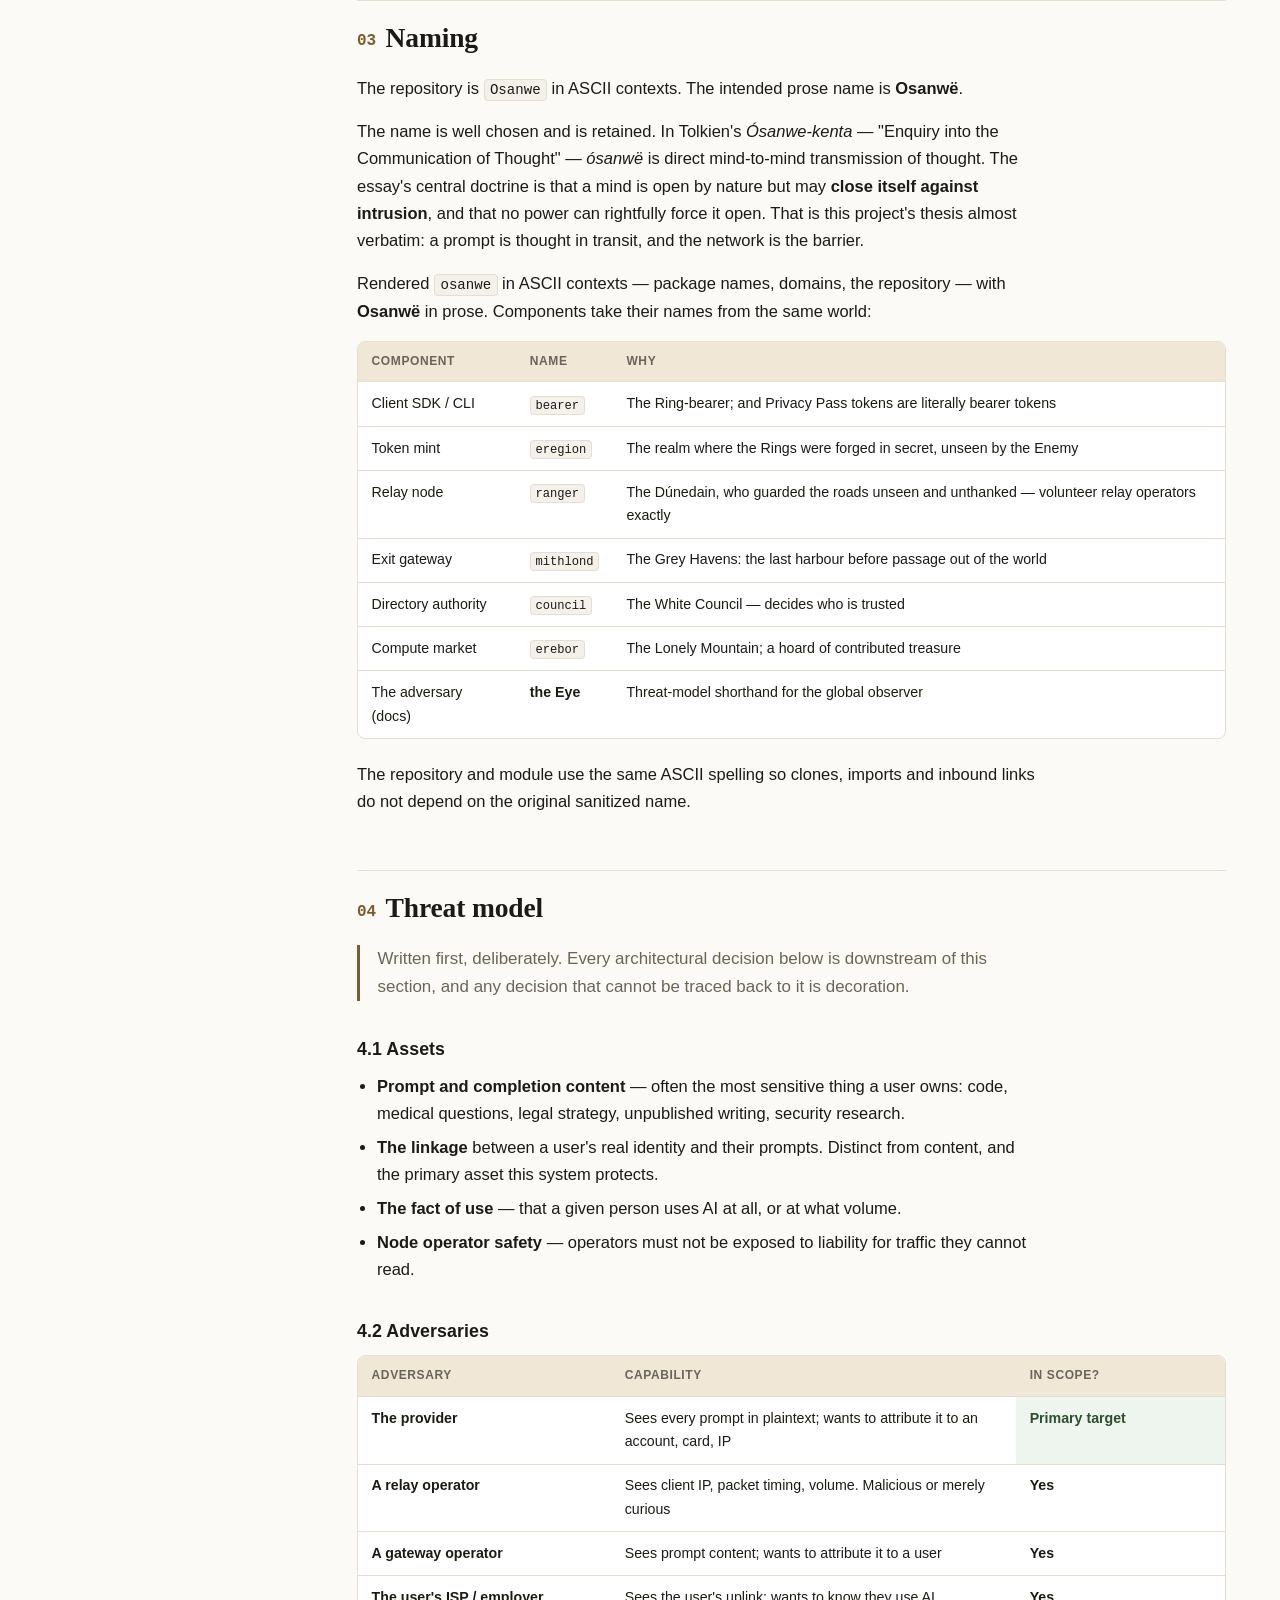
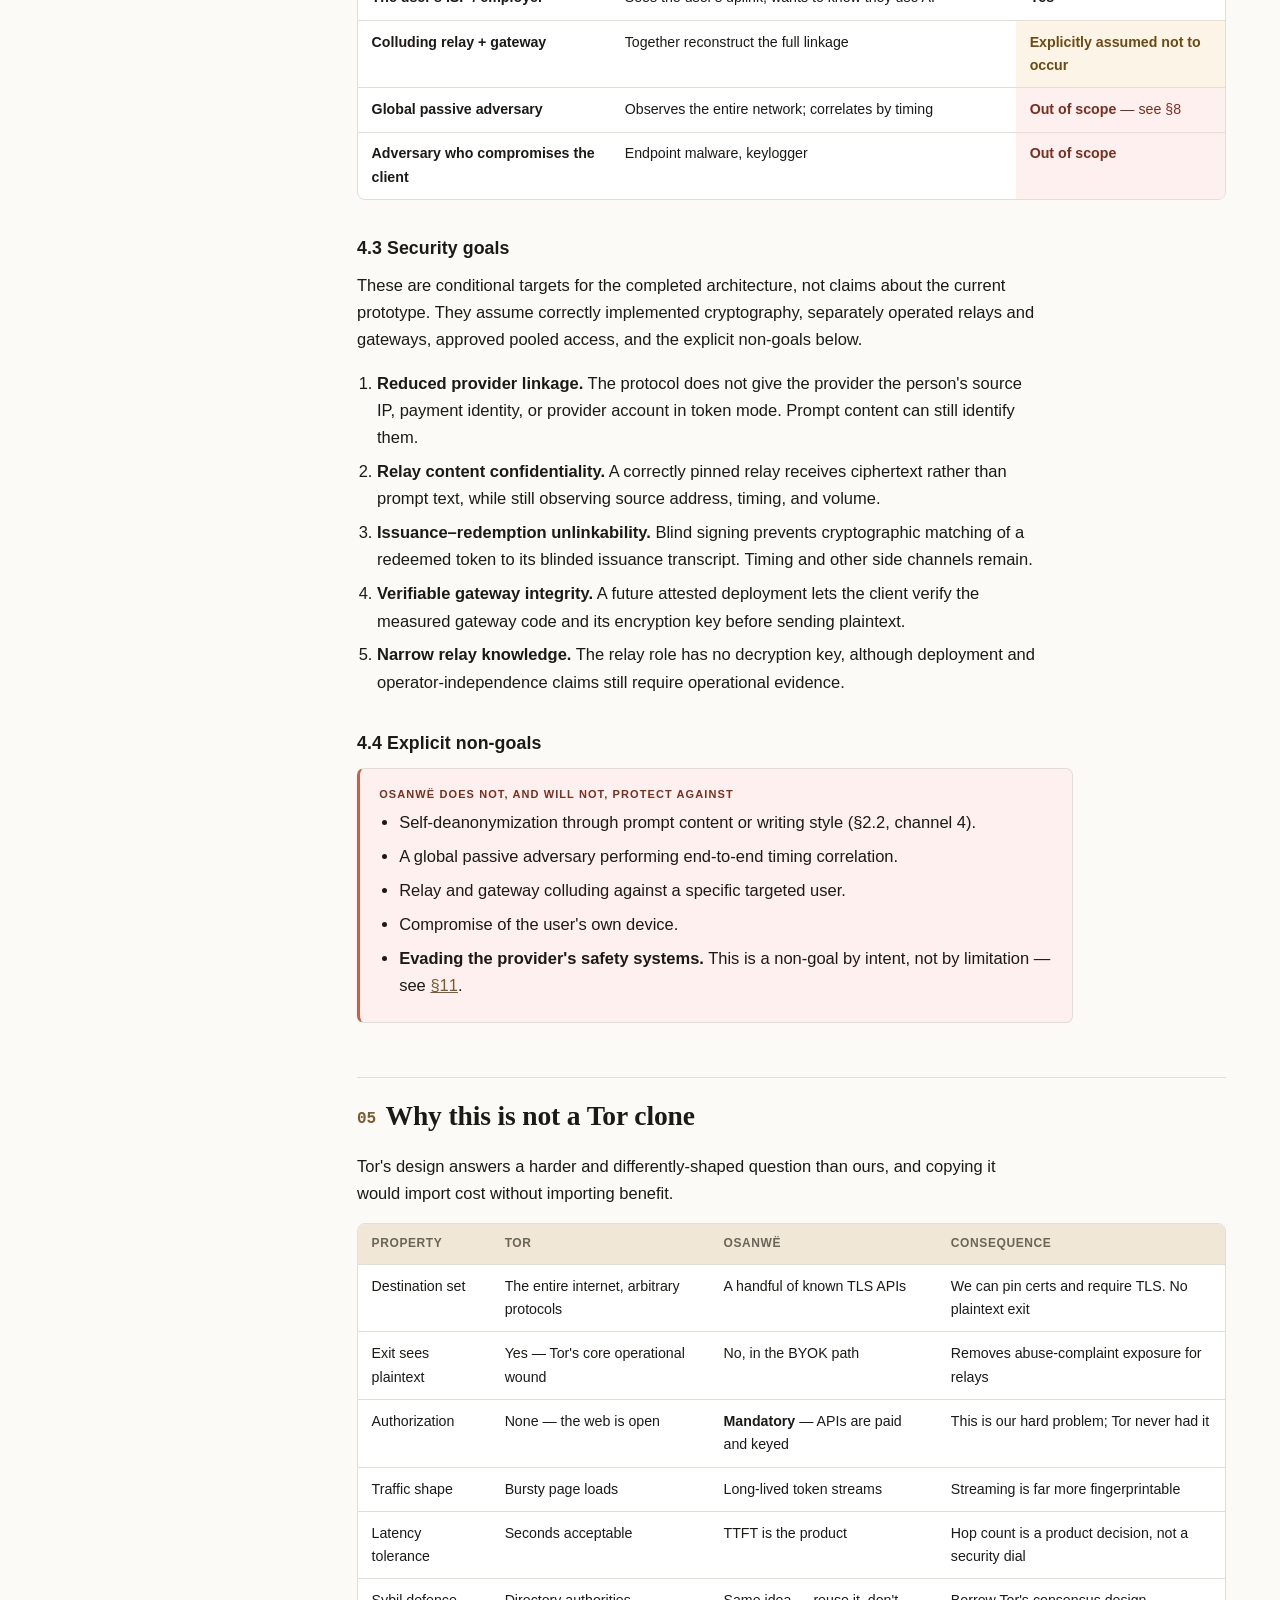
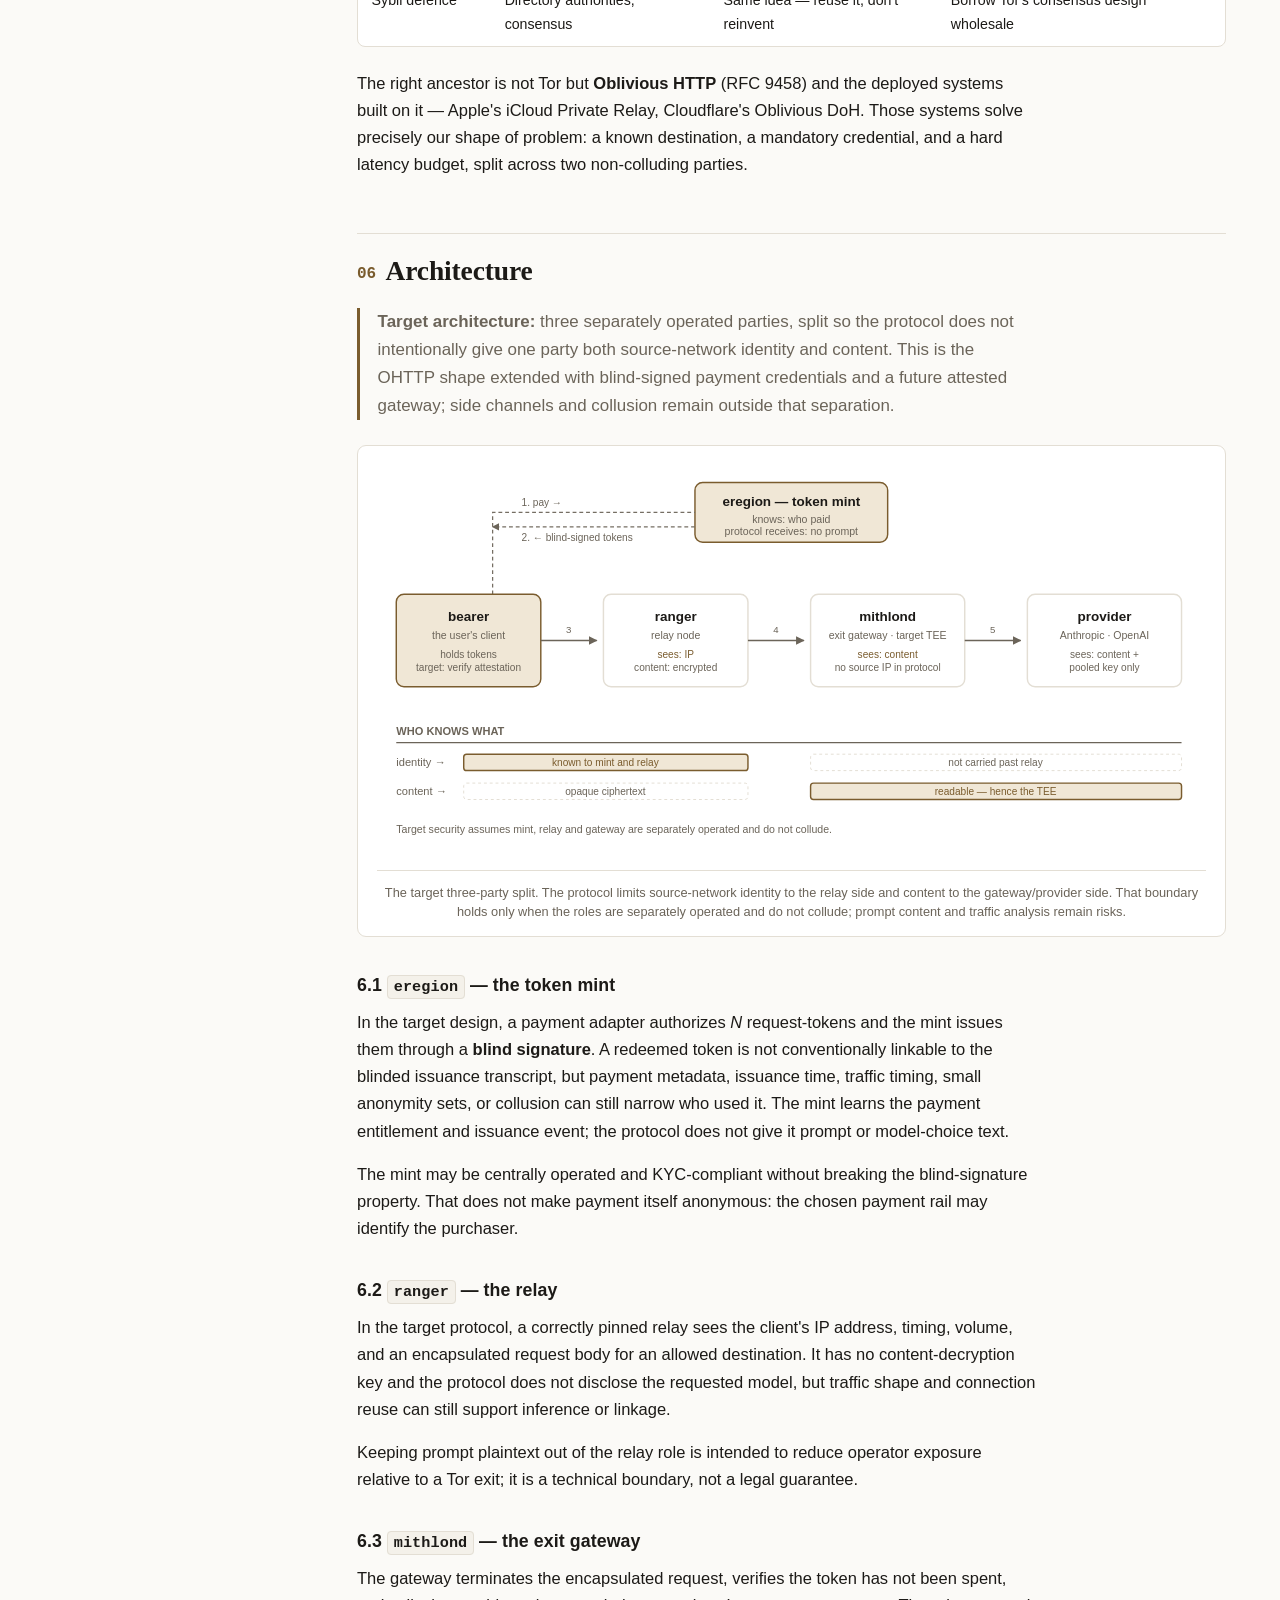
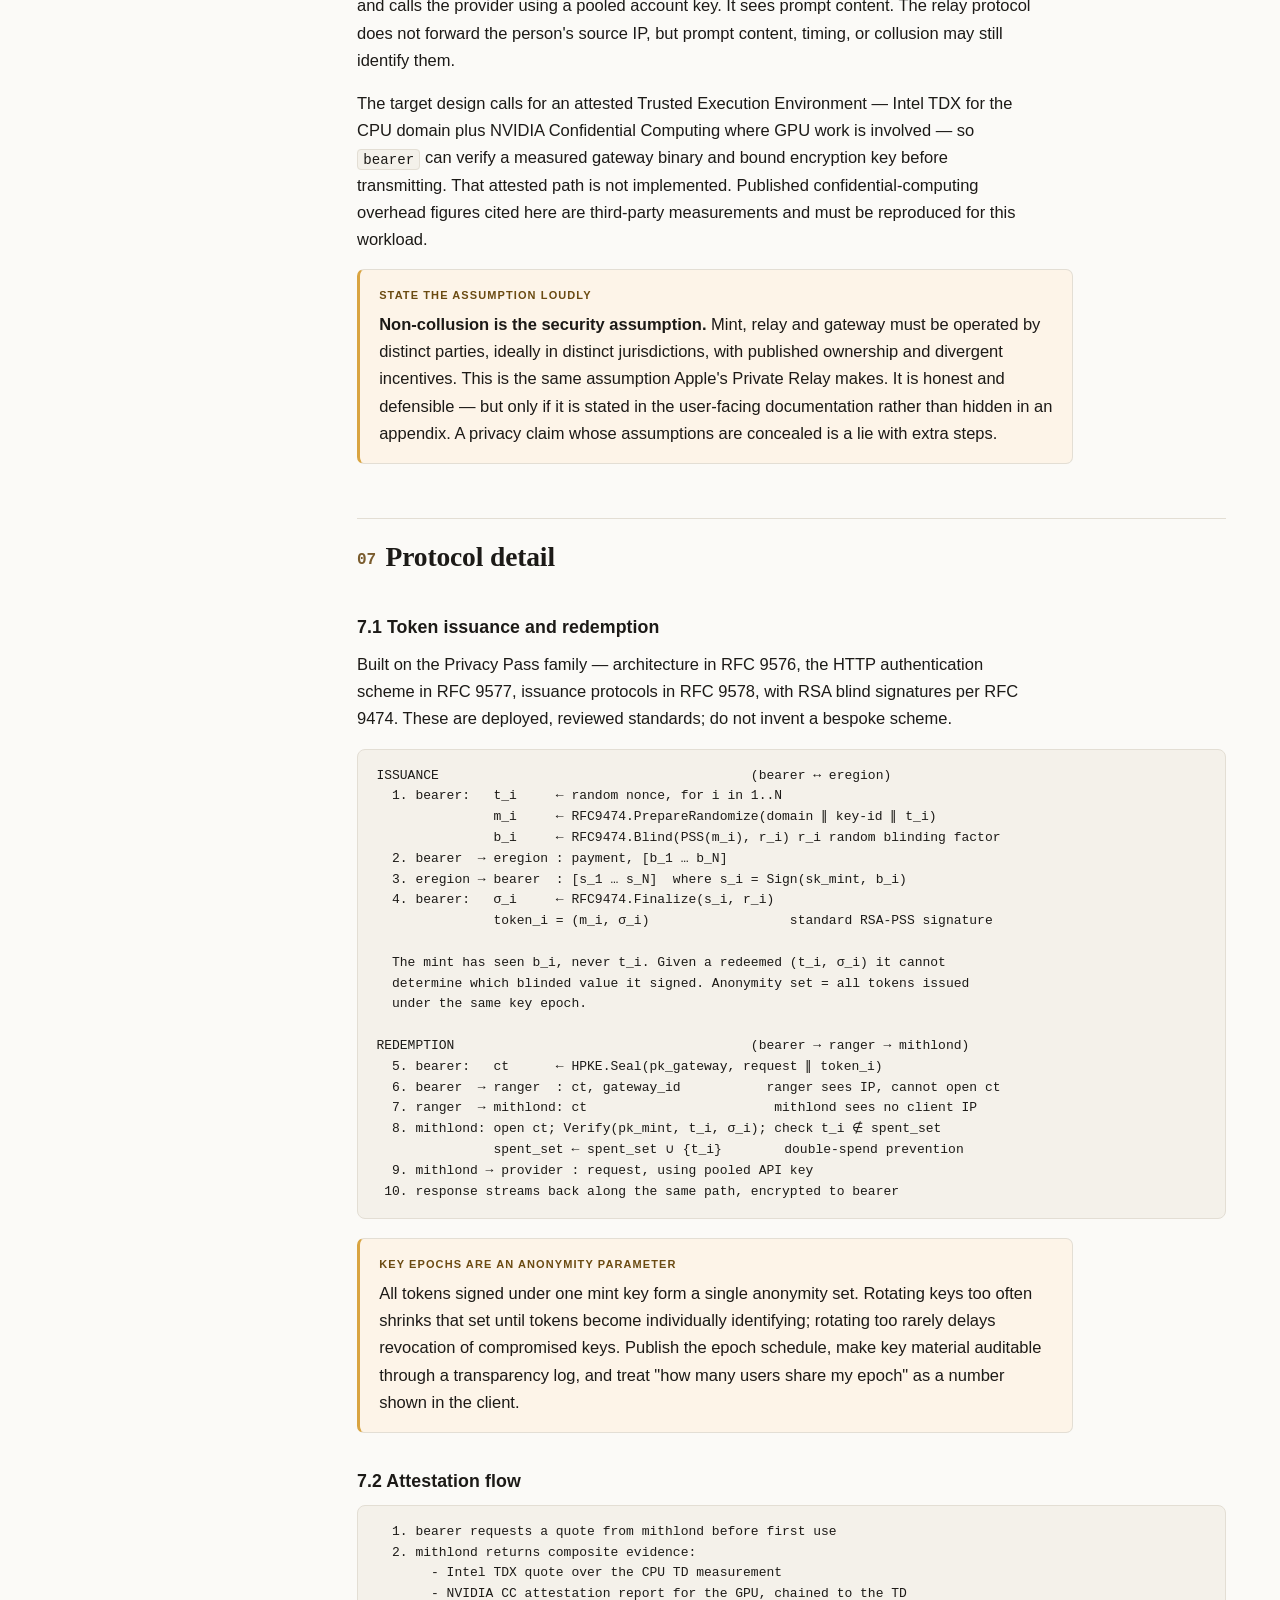
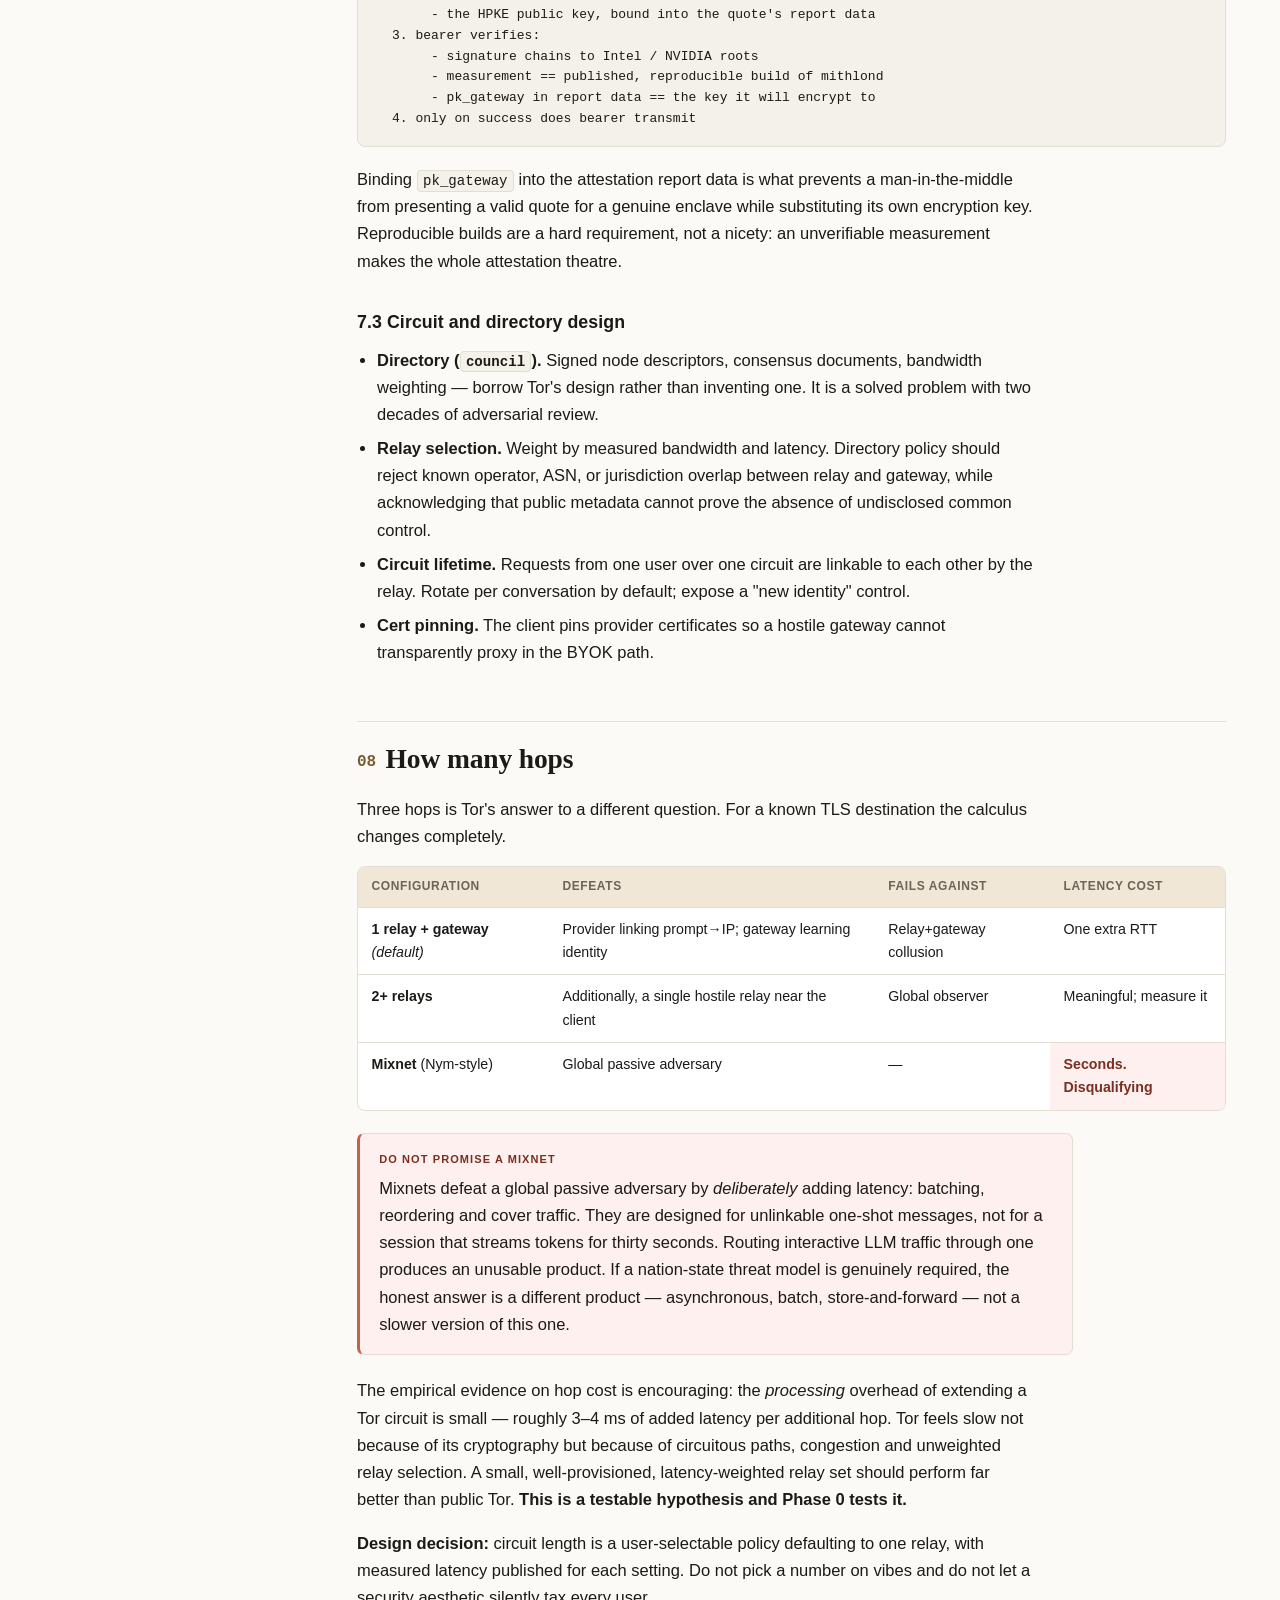
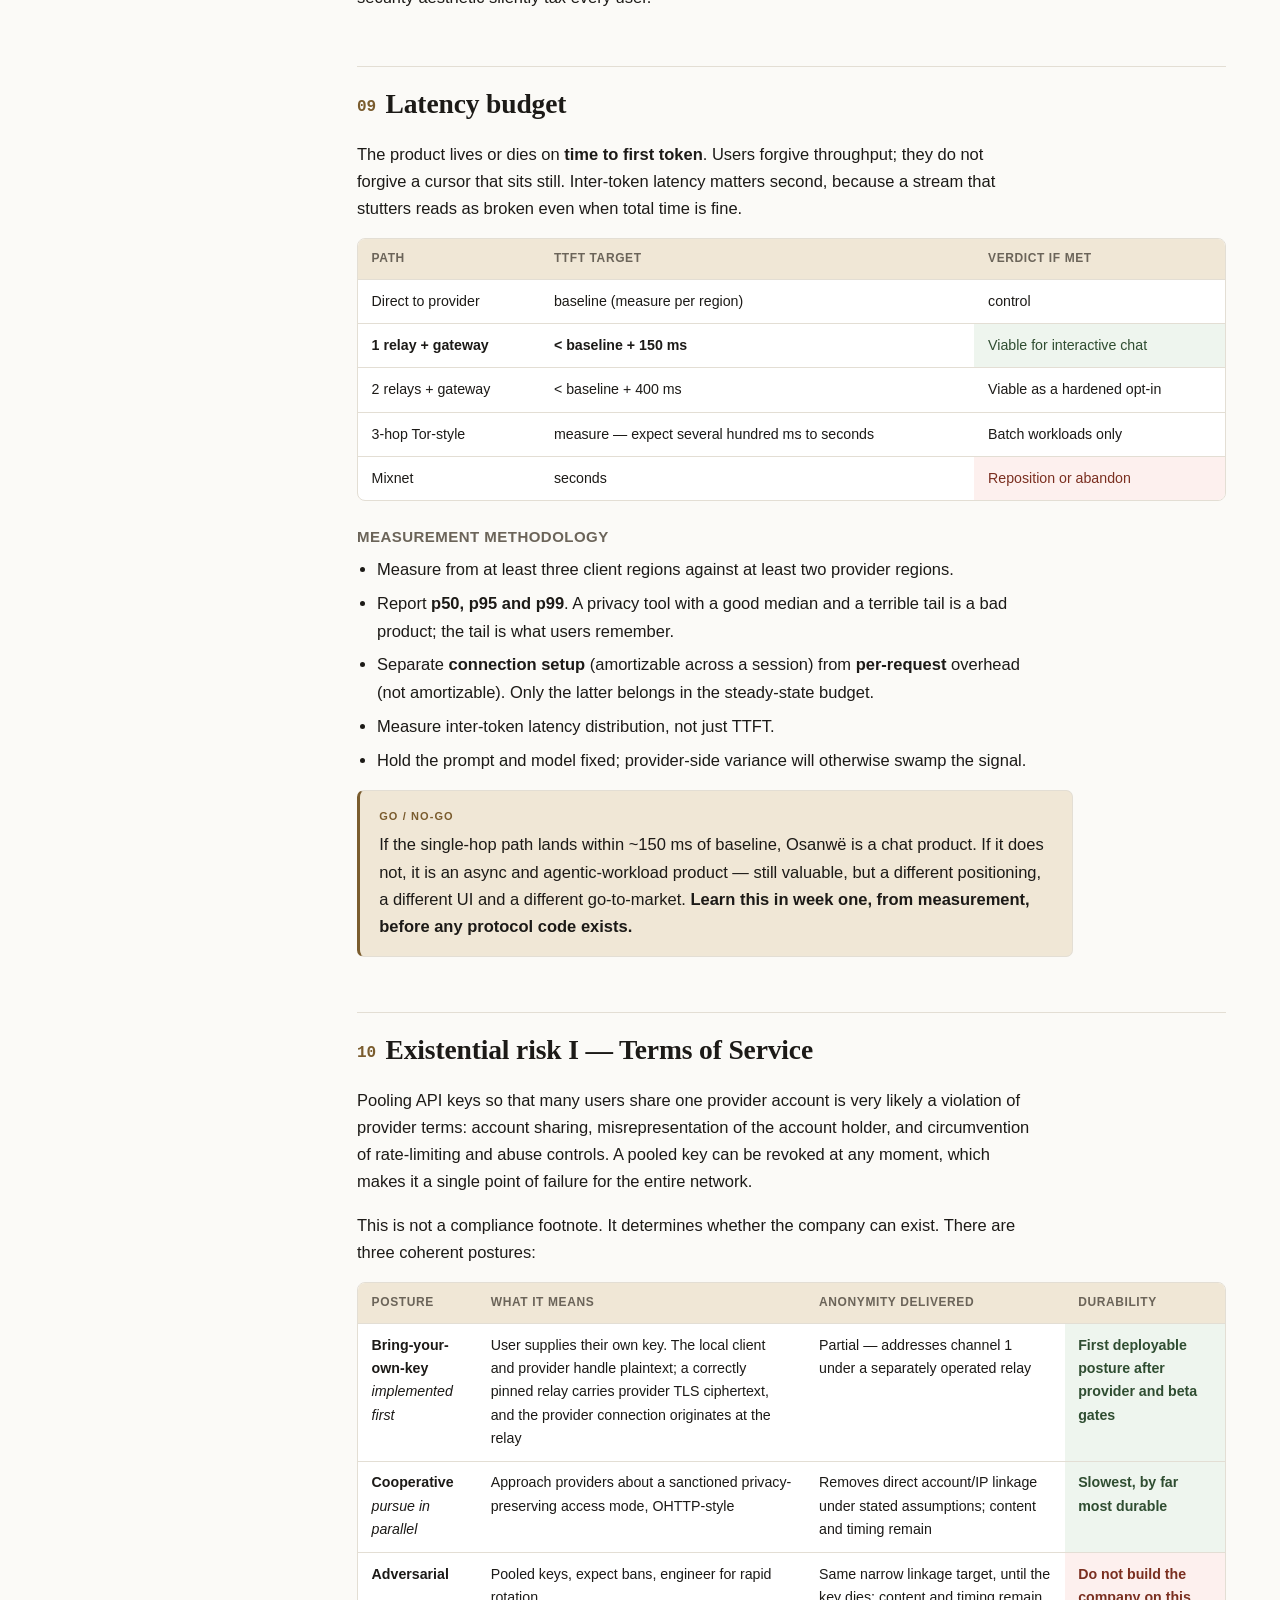
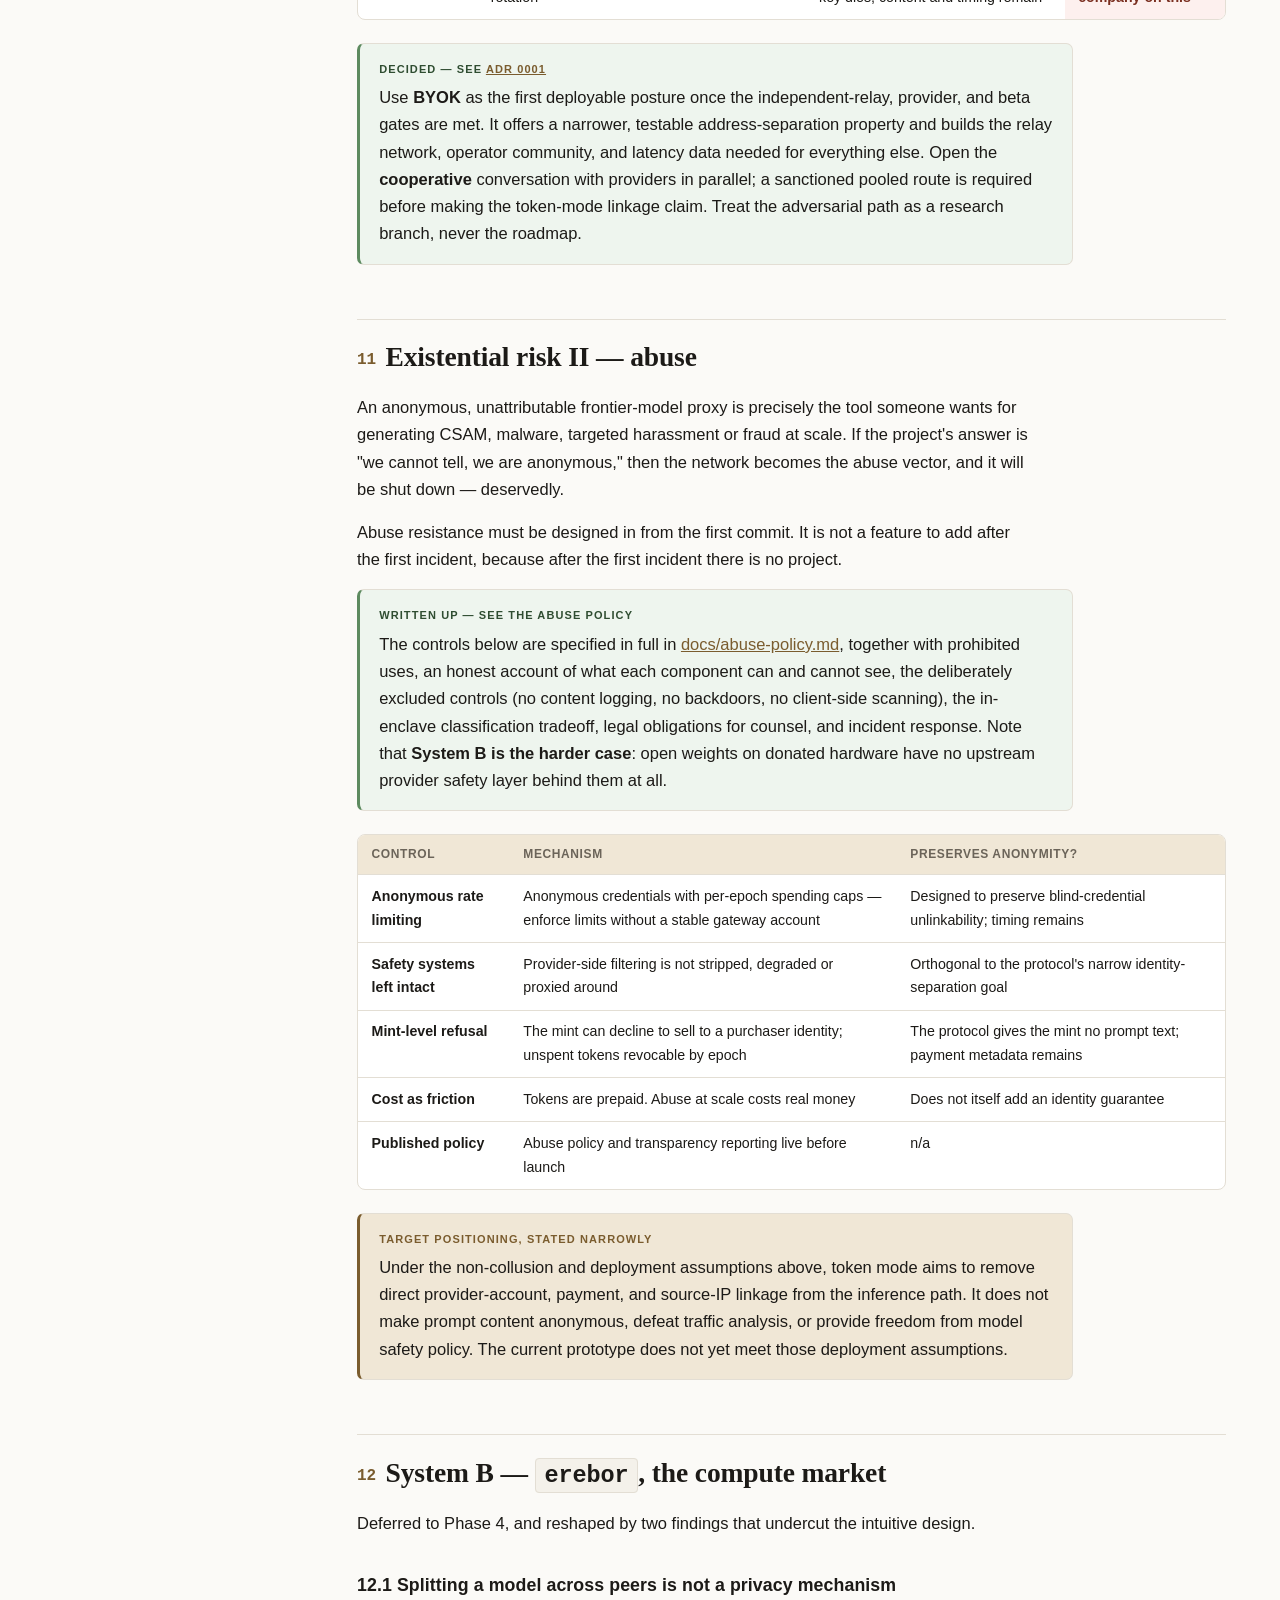
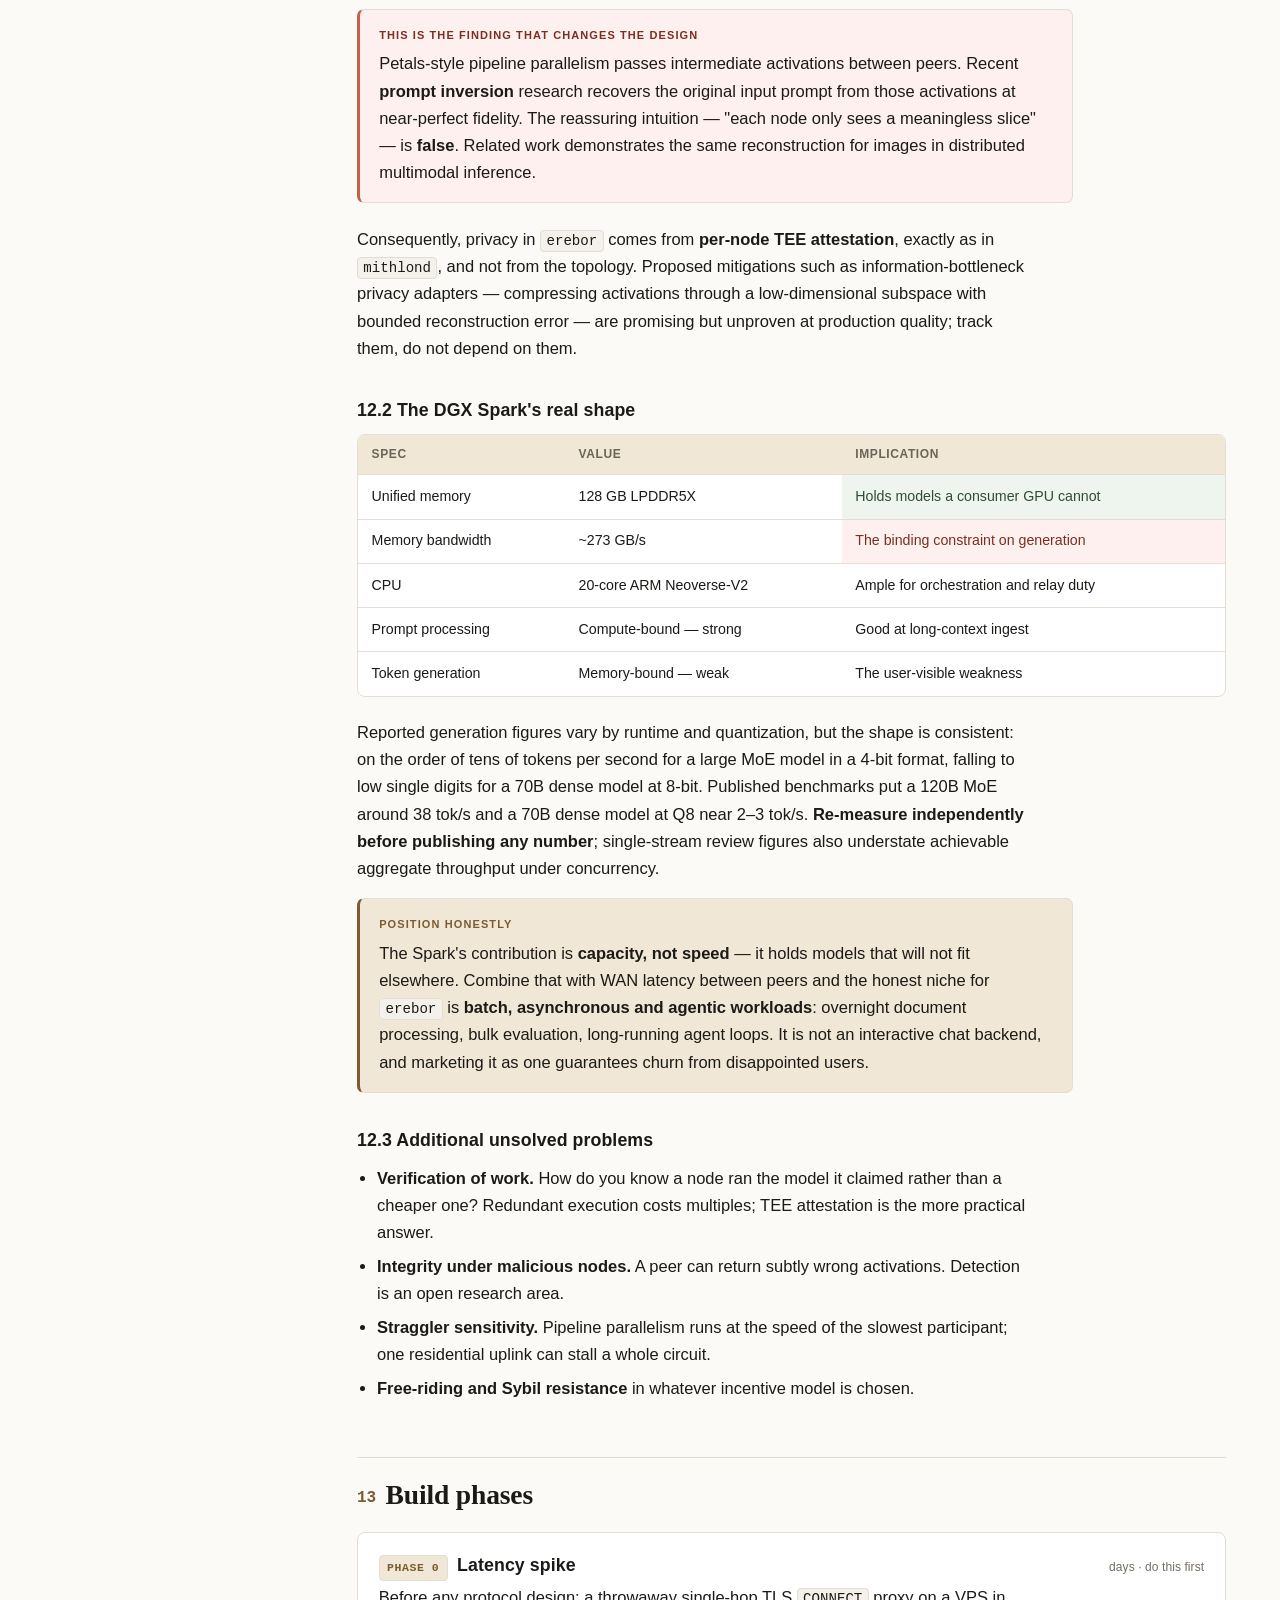
<file: design.html>
<!doctype html>
<html lang="en">
<head>
<meta charset="utf-8">
<meta name="viewport" content="width=device-width, initial-scale=1">
<meta name="referrer" content="no-referrer">
<title>Osanwë — Design &amp; Threat Model</title>
<style>
  :root{
    --bg:#fbfaf7; --panel:#ffffff; --ink:#1c1a17; --muted:#6b6459; --faint:#756e63;
    --line:#e3ded4; --accent:#7a5c2e; --accent-soft:#f0e7d6;
    --warn-bg:#fdf4e8; --warn-line:#d9a441; --warn-ink:#6b4b12;
    --bad-bg:#fdf0ee; --bad-line:#c4614c; --bad-ink:#7a2f20;
    --good-bg:#eef5ee; --good-line:#5d8a5f; --good-ink:#2f4d31;
    --code-bg:#f4f1ea;
    --mono:ui-monospace,SFMono-Regular,"SF Mono",Menlo,Consolas,monospace;
    --serif:"Iowan Old Style","Palatino Linotype",Palatino,Georgia,serif;
    --sans:-apple-system,BlinkMacSystemFont,"Segoe UI",Inter,Roboto,Helvetica,Arial,sans-serif;
  }
  @media (prefers-color-scheme: dark){
    :root{
      --bg:#14130f; --panel:#1b1a16; --ink:#e8e3d8; --muted:#a49b8b; --faint:#9b9282;
      --line:#302d26; --accent:#d3ab6a; --accent-soft:#2a2419;
      --warn-bg:#241d10; --warn-line:#8a6a24; --warn-ink:#e0bf7d;
      --bad-bg:#251512; --bad-line:#8c463a; --bad-ink:#e8a595;
      --good-bg:#16201a; --good-line:#4a6b4d; --good-ink:#a6c9a8;
      --code-bg:#1f1d18;
    }
  }
  :root[data-theme="dark"]{
      --bg:#14130f; --panel:#1b1a16; --ink:#e8e3d8; --muted:#a49b8b; --faint:#9b9282;
      --line:#302d26; --accent:#d3ab6a; --accent-soft:#2a2419;
      --warn-bg:#241d10; --warn-line:#8a6a24; --warn-ink:#e0bf7d;
      --bad-bg:#251512; --bad-line:#8c463a; --bad-ink:#e8a595;
      --good-bg:#16201a; --good-line:#4a6b4d; --good-ink:#a6c9a8;
      --code-bg:#1f1d18;
  }
  :root[data-theme="light"]{
    --bg:#fbfaf7; --panel:#ffffff; --ink:#1c1a17; --muted:#6b6459; --faint:#756e63;
    --line:#e3ded4; --accent:#7a5c2e; --accent-soft:#f0e7d6;
    --warn-bg:#fdf4e8; --warn-line:#d9a441; --warn-ink:#6b4b12;
    --bad-bg:#fdf0ee; --bad-line:#c4614c; --bad-ink:#7a2f20;
    --good-bg:#eef5ee; --good-line:#5d8a5f; --good-ink:#2f4d31;
    --code-bg:#f4f1ea;
  }
  *{box-sizing:border-box}
  html{scroll-behavior:smooth; scroll-padding-top:1.5rem}
  body{
    margin:0; background:var(--bg); color:var(--ink);
    font-family:var(--sans); font-size:16.5px; line-height:1.65;
    -webkit-font-smoothing:antialiased;
  }
  a:focus-visible{outline:3px solid var(--accent); outline-offset:3px; border-radius:2px}
  .skip{position:fixed; left:1rem; top:-5rem; z-index:10; padding:.55rem .85rem; border-radius:5px; background:var(--panel); color:var(--ink); font-weight:650}
  .skip:focus{top:1rem}
  .wrap{display:grid; grid-template-columns:255px minmax(0,1fr); gap:3rem; max-width:1220px; margin:0 auto; padding:0 1.5rem}
  /* ---- sidebar ---- */
  nav{position:sticky; top:0; align-self:start; max-height:100vh; overflow-y:auto; padding:2.5rem 0 3rem; font-size:13.5px}
  nav .brand{font-family:var(--serif); font-size:23px; letter-spacing:.01em; margin-bottom:.15rem; color:var(--ink)}
  nav .brand-sub{color:var(--faint); font-size:12px; letter-spacing:.09em; text-transform:uppercase; margin-bottom:1.6rem}
  nav a{display:block; color:var(--muted); text-decoration:none; padding:.28rem 0 .28rem .7rem; border-left:2px solid var(--line); line-height:1.35}
  nav a:hover{color:var(--accent); border-left-color:var(--accent)}
  nav a .n{color:var(--faint); font-variant-numeric:tabular-nums; margin-right:.45rem; font-size:12px}
  nav .grp{margin-top:1rem; color:var(--faint); font-size:11px; letter-spacing:.1em; text-transform:uppercase; padding-left:.7rem}
  /* ---- content ---- */
  main{padding:2.5rem 0 7rem; min-width:0}
  header.doc{border-bottom:1px solid var(--line); padding-bottom:2rem; margin-bottom:2.5rem}
  header.doc h1{font-family:var(--serif); font-size:clamp(2.1rem,5vw,3.1rem); line-height:1.08; margin:0 0 .5rem; font-weight:600; letter-spacing:-.01em}
  header.doc .tag{font-size:1.12rem; color:var(--muted); margin:0 0 1.4rem; max-width:60ch; line-height:1.55}
  header.doc .box{margin-top:1.2rem}
  .meta{display:flex; flex-wrap:wrap; gap:.5rem}
  .meta span{font-size:11.5px; letter-spacing:.06em; text-transform:uppercase; color:var(--muted); background:var(--accent-soft); border:1px solid var(--line); border-radius:100px; padding:.24rem .7rem}
  h2{font-family:var(--serif); font-size:1.72rem; font-weight:600; margin:3.4rem 0 .9rem; padding-top:.9rem; border-top:1px solid var(--line); letter-spacing:-.005em; scroll-margin-top:1rem}
  h2 .n{color:var(--accent); font-size:1rem; font-family:var(--mono); margin-right:.6rem; vertical-align:.12em}
  h3{font-size:1.11rem; font-weight:650; margin:2.1rem 0 .55rem; letter-spacing:.005em}
  h4{font-size:.94rem; font-weight:650; margin:1.5rem 0 .4rem; color:var(--muted); letter-spacing:.03em; text-transform:uppercase}
  p{margin:0 0 1rem; max-width:74ch}
  ul,ol{max-width:74ch; padding-left:1.25rem; margin:0 0 1rem}
  li{margin-bottom:.42rem}
  strong{font-weight:650}
  code{font-family:var(--mono); font-size:.855em; background:var(--code-bg); padding:.13em .38em; border-radius:4px; border:1px solid var(--line)}
  pre{background:var(--code-bg); border:1px solid var(--line); border-radius:8px; padding:1rem 1.15rem; overflow-x:auto; font-size:13px; line-height:1.6; margin:0 0 1.2rem}
  pre code{background:none; border:none; padding:0; font-size:inherit}
  a{color:var(--accent)}
  /* ---- tables ---- */
  .tw{overflow-x:auto; margin:0 0 1.4rem; border:1px solid var(--line); border-radius:8px; background:var(--panel)}
  table{border-collapse:collapse; width:100%; font-size:14.2px; min-width:520px}
  th,td{text-align:left; padding:.62rem .85rem; border-bottom:1px solid var(--line); vertical-align:top}
  th{background:var(--accent-soft); font-weight:650; font-size:12px; letter-spacing:.05em; text-transform:uppercase; color:var(--muted); white-space:nowrap}
  tbody tr:last-child td{border-bottom:none}
  td code{white-space:nowrap}
  td.good-c{background:var(--good-bg); color:var(--good-ink)}
  td.bad-c{background:var(--bad-bg); color:var(--bad-ink)}
  td.warn-c{background:var(--warn-bg); color:var(--warn-ink)}
  /* ---- callouts ---- */
  .box{border:1px solid var(--line); border-left-width:3px; border-radius:7px; padding:1rem 1.2rem; margin:0 0 1.4rem; background:var(--panel); max-width:78ch}
  .box p:last-child,.box ul:last-child,.box ol:last-child{margin-bottom:0}
  .box .lbl{display:block; font-size:11px; letter-spacing:.1em; text-transform:uppercase; font-weight:700; margin-bottom:.4rem}
  .warn{background:var(--warn-bg); border-left-color:var(--warn-line)} .warn .lbl{color:var(--warn-ink)}
  .bad{background:var(--bad-bg); border-left-color:var(--bad-line)} .bad .lbl{color:var(--bad-ink)}
  .good{background:var(--good-bg); border-left-color:var(--good-line)} .good .lbl{color:var(--good-ink)}
  .key{background:var(--accent-soft); border-left-color:var(--accent)} .key .lbl{color:var(--accent)}
  /* ---- figures ---- */
  figure{margin:1.6rem 0 1.8rem; border:1px solid var(--line); border-radius:9px; background:var(--panel); padding:1.4rem 1.2rem .9rem; overflow-x:auto}
  figure svg{display:block; margin:0 auto; max-width:100%; height:auto}
  figcaption{font-size:12.8px; color:var(--muted); text-align:center; margin-top:1rem; padding-top:.75rem; border-top:1px solid var(--line); line-height:1.5}
  .svg-ink{fill:var(--ink)} .svg-muted{fill:var(--muted)} .svg-accent{fill:var(--accent)}
  .svg-box{fill:var(--panel); stroke:var(--line); stroke-width:1.5}
  .svg-box-a{fill:var(--accent-soft); stroke:var(--accent); stroke-width:1.5}
  .svg-line{stroke:var(--muted); stroke-width:1.5; fill:none}
  .svg-dash{stroke:var(--faint); stroke-width:1.3; fill:none; stroke-dasharray:4 3}
  text{font-family:var(--sans)}
  .mono-t{font-family:var(--mono)}
  /* ---- misc ---- */
  .lede{font-size:1.06rem; color:var(--muted); border-left:3px solid var(--accent); padding-left:1.1rem; margin-bottom:1.6rem; max-width:70ch}
  .phase{border:1px solid var(--line); border-radius:8px; background:var(--panel); padding:1.1rem 1.3rem; margin-bottom:1rem}
  .phase h3{margin:0 0 .2rem; display:flex; align-items:baseline; gap:.6rem; flex-wrap:wrap}
  .phase h3 .p{font-family:var(--mono); font-size:11.5px; color:var(--accent); background:var(--accent-soft); border:1px solid var(--line); border-radius:4px; padding:.14rem .45rem; letter-spacing:.05em}
  .phase h3 .d{font-size:12px; color:var(--faint); font-weight:400; margin-left:auto; white-space:nowrap}
  .exit{font-size:13.6px; color:var(--muted); border-top:1px dashed var(--line); margin-top:.75rem; padding-top:.55rem}
  .exit b{color:var(--ink); font-weight:650}
  .sources{font-size:14px; columns:1}
  .sources li{margin-bottom:.5rem; break-inside:avoid}
  hr.end{border:none; border-top:1px solid var(--line); margin:3.5rem 0 1.5rem}
  .foot{font-size:13px; color:var(--faint); max-width:74ch}
  @media (max-width:900px){
    .wrap{grid-template-columns:1fr; gap:0}
    nav{position:static; max-height:none; padding:2rem 0 1rem; border-bottom:1px solid var(--line); margin-bottom:1rem}
    nav .cols{columns:2; column-gap:1.5rem}
    main{padding-top:1.5rem}
  }
  @media (prefers-reduced-motion:reduce){html{scroll-behavior:auto}}
</style>
</head>
<body>
<a class="skip" href="#main">Skip to content</a>
<div class="wrap">

<nav aria-label="Document sections">
  <div class="brand">Osanwë</div>
  <div class="brand-sub">Design &amp; Threat Model</div>
  <div class="cols">
	<a href="./"><span class="n">←</span>Project home</a>
    <a href="#s1"><span class="n">1</span>Summary</a>
    <a href="#s2"><span class="n">2</span>The premise, examined</a>
    <a href="#s3"><span class="n">3</span>Naming</a>
    <div class="grp">Security</div>
    <a href="#s4"><span class="n">4</span>Threat model</a>
    <a href="#s5"><span class="n">5</span>Why not a Tor clone</a>
    <div class="grp">System A — Relay</div>
    <a href="#s6"><span class="n">6</span>Architecture</a>
    <a href="#s7"><span class="n">7</span>Protocol detail</a>
    <a href="#s8"><span class="n">8</span>Hop count</a>
    <a href="#s9"><span class="n">9</span>Latency budget</a>
    <div class="grp">Existential</div>
    <a href="#s10"><span class="n">10</span>Terms of Service</a>
    <a href="#s11"><span class="n">11</span>Abuse</a>
    <div class="grp">System B — Compute</div>
    <a href="#s12"><span class="n">12</span>Erebor</a>
    <div class="grp">Execution</div>
    <a href="#s13"><span class="n">13</span>Build phases</a>
    <a href="#s14"><span class="n">14</span>Verification</a>
    <a href="#s15"><span class="n">15</span>Open questions</a>
    <a href="#s16"><span class="n">16</span>Sources</a>
  </div>
</nav>

<main id="main" tabindex="-1">

<header class="doc">
  <h1>Osanwë</h1>
  <p class="tag"><b>Design target:</b> separate provider-visible content from a person's network,
  provider-account, and payment identity, while pooling contributed hardware for open-weight
  models. This document describes an intended architecture, not a currently available anonymity
  service.</p>
  <div class="meta">
    <span>Design document</span>
    <span>Status: target architecture incomplete</span>
    <span>Revision 2</span>
  </div>
  <div class="box warn">
    <span class="lbl">Current implementation boundary</span>
    <p>The prototype has no independently operated public relay, deployed attested gateway, or
    approved pooled-provider route. Its gateway can read prompts, and prompt content, writing style,
    timing, or collusion can still identify a person. See the <a href="./#truth">current project
    status</a> before treating any design goal below as a present capability.</p>
  </div>
</header>

<!-- ========================================================= -->
<h2 id="s1"><span class="n">01</span>Executive summary</h2>

<p class="lede">The original idea contained two different systems fused into one sentence.
Separating them is the single most valuable thing this document does, because one of the two is
crowded and largely solved, and the other is genuinely open.</p>

<p>The starting premise was: <em>a Tor-like P2P network where people contribute DGX Sparks to share
compute, with traffic routed through multiple nodes, giving users anonymity with frontier
models.</em></p>

<p>Frontier models are closed-weight. Nobody can run Claude or GPT&#8209;5 on a donated DGX Spark. So in
any frontier-model path, contributed hardware is not performing inference — it is forwarding
bytes. That single fact splits the project cleanly in two, and the halves have almost nothing in
common except a node network.</p>

<div class="tw">
<table>
  <thead><tr><th></th><th>System A — the relay (<code>osanwe</code>)</th><th>System B — the compute market (<code>erebor</code>)</th></tr></thead>
  <tbody>
    <tr><td><b>Models</b></td><td>Frontier, closed (Claude, GPT)</td><td>Open-weight (Llama, Qwen, DeepSeek)</td></tr>
    <tr><td><b>What a node does</b></td><td>Forwards encrypted bytes</td><td>Actually executes model layers</td></tr>
    <tr><td><b>Hardware needed</b></td><td>A $5/mo VPS. A DGX Spark is wasted here</td><td>The DGX Spark, genuinely</td></tr>
    <tr><td><b>The hard problem</b></td><td>Anonymous <em>authorization</em> and payment</td><td>WAN latency, work verification, privacy</td></tr>
    <tr><td><b>Prior art</b></td><td>Tor, Nym, OHTTP, Apple Private Relay</td><td>Petals, exo, Prime Intellect, io.net</td></tr>
    <tr><td><b>Field state</b></td><td class="good-c"><b>Open.</b> No one has shipped this well</td><td><b>Crowded.</b> Competing on execution</td></tr>
  </tbody>
</table>
</div>

<div class="box key">
  <span class="lbl">Recommendation</span>
  <p>Build <b>System A first</b>. It is the differentiated piece, it needs no GPUs to bootstrap,
  and it can ship a real product in weeks rather than quarters. System B reuses System A's node
  identity, reputation and payment rails, so this ordering forecloses nothing.</p>
</div>

<p>The second reframe is just as load-bearing: <b>routing is the easy half of anonymity, and it is
not the half that matters here.</b> Onion routing hides your IP address. But the request still
carries an API key bound to a credit card bound to your name. Ten hops do not help. The real
problem is <em>account-unlinked authorization</em>. Blind signatures can prevent direct
issuance-to-redemption matching; they do not by themselves defeat timing analysis, prompt
self-identification, or collusion.</p>

<!-- ========================================================= -->
<h2 id="s2"><span class="n">02</span>The premise, examined</h2>

<h3>2.1 What contributed hardware can and cannot do</h3>

<p>A DGX Spark contributed to this network can do exactly one of two things:</p>

<ol>
  <li><b>Forward packets</b> toward a frontier provider. This requires ~0% of its compute. A
  Raspberry Pi does it equally well. The Spark is a $4,000 router.</li>
  <li><b>Run open-weight models</b>, either alone or as one stage of a pipeline split across
  peers. This is real work — but the output is Llama or Qwen, not Claude.</li>
</ol>

<p>There is no third option in which donated consumer hardware contributes compute to a frontier
model. The weights are not public and never leave the provider's datacenter. Any pitch that
implies otherwise is, on inspection, false, and will be recognized as false by exactly the
technically literate audience this project needs.</p>

<h3>2.2 What the relay actually buys the user</h3>

<p>The threat to defend is: <em>the provider links this prompt to this person.</em> Identity leaks
through five distinct channels, and they are not equally hard.</p>

<div class="tw">
<table>
  <thead><tr><th>#</th><th>Leak channel</th><th>Fixed by onion routing?</th><th>What actually fixes it</th></tr></thead>
  <tbody>
    <tr><td>1</td><td>IP address / network location</td><td><b>Yes</b></td><td>Any relay. One hop suffices</td></tr>
    <tr><td>2</td><td>API key / account identity</td><td>No</td><td>Blind-signed tokens + pooled access</td></tr>
    <tr><td>3</td><td>Payment instrument</td><td>No</td><td>Blind issuance plus a privacy-preserving rail; timing still leaks</td></tr>
    <tr><td>4</td><td>Prompt content &amp; writing style</td><td>No</td><td class="bad-c"><b>Nothing. Unfixable at network layer</b></td></tr>
    <tr><td>5</td><td>Traffic timing correlation</td><td>Partly</td><td>Padding, cover traffic, mixnet — all costly</td></tr>
  </tbody>
</table>
</div>

<div class="box bad">
  <span class="lbl">The uncomfortable one</span>
  <p>Channel 4 cannot be engineered away. A user who pastes their proprietary codebase, names
  their employer, or simply writes in a distinctive voice has deanonymized themselves regardless
  of how many hops the packet took. Stylometric attribution over long-form text is effective and
  well studied. <b>This must be stated plainly in user-facing documentation, not buried.</b> A
  privacy product that lets users believe they have protection they do not have is worse than no
  product.</p>
</div>

<h3>2.3 The favourable asymmetry Tor does not have</h3>

<p>Tor's exit node must handle plaintext because it speaks arbitrary protocols to arbitrary
destinations. That is the origin of Tor's worst operational problem: exit operators see traffic,
attract abuse complaints, and get raided.</p>

<p>Osanwë's destination set is small and known, and every member speaks TLS. If relays act as plain
<code>CONNECT</code> tunnels, the client's TLS session terminates at the configured provider. The
local client and provider handle plaintext, while a correctly configured relay carries ciphertext
and has no protocol decryption key. This narrows rather than eliminates exit-operator content risk;
relay metadata and deployment failures remain.</p>

<p>But this is exactly where the argument bites back: an end-to-end TLS session must present a
credential the provider accepts, and that credential is the identity (channel 2). Resolving that
tension is the entire architecture in <a href="#s6">§6</a>.</p>

<!-- ========================================================= -->
<h2 id="s3"><span class="n">03</span>Naming</h2>

<p>The repository is <code>Osanwe</code> in ASCII contexts. The intended prose name is
<b>Osanwë</b>.</p>

<p>The name is well chosen and is retained. In Tolkien's <em>Ósanwe-kenta</em> — "Enquiry into the
Communication of Thought" — <i>ósanwë</i> is direct mind-to-mind transmission of thought. The
essay's central doctrine is that a mind is open by nature but may <b>close itself against
intrusion</b>, and that no power can rightfully force it open. That is this project's thesis
almost verbatim: a prompt is thought in transit, and the network is the barrier.</p>

<p>Rendered <code>osanwe</code> in ASCII contexts — package names, domains, the repository — with
<b>Osanwë</b> in prose. Components take their names from the same world:</p>

<div class="tw">
<table>
  <thead><tr><th>Component</th><th>Name</th><th>Why</th></tr></thead>
  <tbody>
    <tr><td>Client SDK / CLI</td><td><code>bearer</code></td><td>The Ring-bearer; and Privacy Pass tokens are literally bearer tokens</td></tr>
    <tr><td>Token mint</td><td><code>eregion</code></td><td>The realm where the Rings were forged in secret, unseen by the Enemy</td></tr>
    <tr><td>Relay node</td><td><code>ranger</code></td><td>The Dúnedain, who guarded the roads unseen and unthanked — volunteer relay operators exactly</td></tr>
    <tr><td>Exit gateway</td><td><code>mithlond</code></td><td>The Grey Havens: the last harbour before passage out of the world</td></tr>
    <tr><td>Directory authority</td><td><code>council</code></td><td>The White Council — decides who is trusted</td></tr>
    <tr><td>Compute market</td><td><code>erebor</code></td><td>The Lonely Mountain; a hoard of contributed treasure</td></tr>
    <tr><td>The adversary (docs)</td><td><b>the Eye</b></td><td>Threat-model shorthand for the global observer</td></tr>
  </tbody>
</table>
</div>

<p>The repository and module use the same ASCII spelling so clones, imports and inbound links do
not depend on the original sanitized name.</p>

<!-- ========================================================= -->
<h2 id="s4"><span class="n">04</span>Threat model</h2>

<p class="lede">Written first, deliberately. Every architectural decision below is downstream of
this section, and any decision that cannot be traced back to it is decoration.</p>

<h3>4.1 Assets</h3>
<ul>
  <li><b>Prompt and completion content</b> — often the most sensitive thing a user owns: code,
  medical questions, legal strategy, unpublished writing, security research.</li>
  <li><b>The linkage</b> between a user's real identity and their prompts. Distinct from content,
  and the primary asset this system protects.</li>
  <li><b>The fact of use</b> — that a given person uses AI at all, or at what volume.</li>
  <li><b>Node operator safety</b> — operators must not be exposed to liability for traffic they
  cannot read.</li>
</ul>

<h3>4.2 Adversaries</h3>

<div class="tw">
<table>
  <thead><tr><th>Adversary</th><th>Capability</th><th>In scope?</th></tr></thead>
  <tbody>
    <tr><td><b>The provider</b></td><td>Sees every prompt in plaintext; wants to attribute it to an account, card, IP</td><td class="good-c"><b>Primary target</b></td></tr>
    <tr><td><b>A relay operator</b></td><td>Sees client IP, packet timing, volume. Malicious or merely curious</td><td><b>Yes</b></td></tr>
    <tr><td><b>A gateway operator</b></td><td>Sees prompt content; wants to attribute it to a user</td><td><b>Yes</b></td></tr>
    <tr><td><b>The user's ISP / employer</b></td><td>Sees the user's uplink; wants to know they use AI</td><td><b>Yes</b></td></tr>
    <tr><td><b>Colluding relay + gateway</b></td><td>Together reconstruct the full linkage</td><td class="warn-c"><b>Explicitly assumed not to occur</b></td></tr>
    <tr><td><b>Global passive adversary</b></td><td>Observes the entire network; correlates by timing</td><td class="bad-c"><b>Out of scope</b> — see §8</td></tr>
    <tr><td><b>Adversary who compromises the client</b></td><td>Endpoint malware, keylogger</td><td class="bad-c"><b>Out of scope</b></td></tr>
  </tbody>
</table>
</div>

<h3>4.3 Security goals</h3>
<p>These are conditional targets for the completed architecture, not claims about the current
prototype. They assume correctly implemented cryptography, separately operated relays and gateways,
approved pooled access, and the explicit non-goals below.</p>
<ol>
  <li><b>Reduced provider linkage.</b> The protocol does not give the provider the person's source
  IP, payment identity, or provider account in token mode. Prompt content can still identify them.</li>
  <li><b>Relay content confidentiality.</b> A correctly pinned relay receives ciphertext rather
  than prompt text, while still observing source address, timing, and volume.</li>
  <li><b>Issuance–redemption unlinkability.</b> Blind signing prevents cryptographic matching of a
  redeemed token to its blinded issuance transcript. Timing and other side channels remain.</li>
  <li><b>Verifiable gateway integrity.</b> A future attested deployment lets the client verify the
  measured gateway code and its encryption key before sending plaintext.</li>
  <li><b>Narrow relay knowledge.</b> The relay role has no decryption key, although deployment and
  operator-independence claims still require operational evidence.</li>
</ol>

<h3>4.4 Explicit non-goals</h3>
<div class="box bad">
  <span class="lbl">Osanwë does not, and will not, protect against</span>
  <ul>
    <li>Self-deanonymization through prompt content or writing style (§2.2, channel 4).</li>
    <li>A global passive adversary performing end-to-end timing correlation.</li>
    <li>Relay and gateway colluding against a specific targeted user.</li>
    <li>Compromise of the user's own device.</li>
    <li><b>Evading the provider's safety systems.</b> This is a non-goal by intent, not by
    limitation — see <a href="#s11">§11</a>.</li>
  </ul>
</div>

<!-- ========================================================= -->
<h2 id="s5"><span class="n">05</span>Why this is not a Tor clone</h2>

<p>Tor's design answers a harder and differently-shaped question than ours, and copying it would
import cost without importing benefit.</p>

<div class="tw">
<table>
  <thead><tr><th>Property</th><th>Tor</th><th>Osanwë</th><th>Consequence</th></tr></thead>
  <tbody>
    <tr><td>Destination set</td><td>The entire internet, arbitrary protocols</td><td>A handful of known TLS APIs</td><td>We can pin certs and require TLS. No plaintext exit</td></tr>
    <tr><td>Exit sees plaintext</td><td>Yes — Tor's core operational wound</td><td>No, in the BYOK path</td><td>Removes abuse-complaint exposure for relays</td></tr>
    <tr><td>Authorization</td><td>None — the web is open</td><td><b>Mandatory</b> — APIs are paid and keyed</td><td>This is our hard problem; Tor never had it</td></tr>
    <tr><td>Traffic shape</td><td>Bursty page loads</td><td>Long-lived token streams</td><td>Streaming is far more fingerprintable</td></tr>
    <tr><td>Latency tolerance</td><td>Seconds acceptable</td><td>TTFT is the product</td><td>Hop count is a product decision, not a security dial</td></tr>
    <tr><td>Sybil defence</td><td>Directory authorities, consensus</td><td>Same idea — reuse it, don't reinvent</td><td>Borrow Tor's consensus design wholesale</td></tr>
  </tbody>
</table>
</div>

<p>The right ancestor is not Tor but <b>Oblivious HTTP</b> (RFC 9458) and the deployed systems built
on it — Apple's iCloud Private Relay, Cloudflare's Oblivious DoH. Those systems solve precisely
our shape of problem: a known destination, a mandatory credential, and a hard latency budget,
split across two non-colluding parties.</p>

<!-- ========================================================= -->
<h2 id="s6"><span class="n">06</span>Architecture</h2>

<p class="lede"><b>Target architecture:</b> three separately operated parties, split so the
protocol does not intentionally give one party both source-network identity and content. This is
the OHTTP shape extended with blind-signed payment credentials and a future attested gateway; side
channels and collusion remain outside that separation.</p>

<figure>
<svg viewBox="0 0 860 400" role="img" aria-label="Osanwë three-party architecture diagram">
  <!-- Mint -->
  <rect class="svg-box-a" x="330" y="14" width="200" height="62" rx="8"/>
  <text class="svg-ink" x="430" y="38" text-anchor="middle" font-size="14" font-weight="650">eregion — token mint</text>
  <text class="svg-muted" x="430" y="56" text-anchor="middle" font-size="11">knows: who paid</text>
  <text class="svg-muted" x="430" y="69" text-anchor="middle" font-size="11">protocol receives: no prompt</text>

  <!-- arrows to/from mint -->
  <path class="svg-dash" d="M120 130 L120 45 L330 45"/>
  <text class="svg-muted" x="150" y="38" font-size="10.5">1. pay →</text>
  <path class="svg-dash" d="M330 60 L120 60" marker-end="url(#ar)"/>
  <text class="svg-muted" x="150" y="75" font-size="10.5">2. ← blind-signed tokens</text>

  <defs>
    <marker id="ar" viewBox="0 0 10 10" refX="9" refY="5" markerWidth="6" markerHeight="6" orient="auto">
      <path d="M0 0 L10 5 L0 10 z" fill="currentColor" class="svg-muted"/>
    </marker>
  </defs>

  <!-- Client -->
  <rect class="svg-box-a" x="20" y="130" width="150" height="96" rx="8"/>
  <text class="svg-ink" x="95" y="158" text-anchor="middle" font-size="14" font-weight="650">bearer</text>
  <text class="svg-muted" x="95" y="176" text-anchor="middle" font-size="11">the user's client</text>
  <text class="svg-muted" x="95" y="196" text-anchor="middle" font-size="10.5">holds tokens</text>
  <text class="svg-muted" x="95" y="210" text-anchor="middle" font-size="10.5">target: verify attestation</text>

  <!-- Relay -->
  <rect class="svg-box" x="235" y="130" width="150" height="96" rx="8"/>
  <text class="svg-ink" x="310" y="158" text-anchor="middle" font-size="14" font-weight="650">ranger</text>
  <text class="svg-muted" x="310" y="176" text-anchor="middle" font-size="11">relay node</text>
  <text class="svg-accent" x="310" y="196" text-anchor="middle" font-size="10.5">sees: IP</text>
  <text class="svg-muted" x="310" y="210" text-anchor="middle" font-size="10.5">content: encrypted</text>

  <!-- Gateway -->
  <rect class="svg-box" x="450" y="130" width="160" height="96" rx="8"/>
  <text class="svg-ink" x="530" y="158" text-anchor="middle" font-size="14" font-weight="650">mithlond</text>
  <text class="svg-muted" x="530" y="176" text-anchor="middle" font-size="11">exit gateway · target TEE</text>
  <text class="svg-accent" x="530" y="196" text-anchor="middle" font-size="10.5">sees: content</text>
  <text class="svg-muted" x="530" y="210" text-anchor="middle" font-size="10.5">no source IP in protocol</text>

  <!-- Provider -->
  <rect class="svg-box" x="675" y="130" width="160" height="96" rx="8"/>
  <text class="svg-ink" x="755" y="158" text-anchor="middle" font-size="14" font-weight="650">provider</text>
  <text class="svg-muted" x="755" y="176" text-anchor="middle" font-size="11">Anthropic · OpenAI</text>
  <text class="svg-muted" x="755" y="196" text-anchor="middle" font-size="10.5">sees: content +</text>
  <text class="svg-muted" x="755" y="210" text-anchor="middle" font-size="10.5">pooled key only</text>

  <!-- horizontal arrows -->
  <path class="svg-line" d="M170 178 L228 178" marker-end="url(#ar)"/>
  <path class="svg-line" d="M385 178 L443 178" marker-end="url(#ar)"/>
  <path class="svg-line" d="M610 178 L668 178" marker-end="url(#ar)"/>
  <text class="svg-muted" x="199" y="170" text-anchor="middle" font-size="10">3</text>
  <text class="svg-muted" x="414" y="170" text-anchor="middle" font-size="10">4</text>
  <text class="svg-muted" x="639" y="170" text-anchor="middle" font-size="10">5</text>

  <!-- knowledge bar -->
  <text class="svg-muted" x="20" y="276" font-size="11.5" font-weight="650">WHO KNOWS WHAT</text>
  <line class="svg-line" x1="20" y1="284" x2="835" y2="284" stroke-width="1"/>

  <text class="svg-muted" x="20" y="308" font-size="11.5">identity →</text>
  <rect class="svg-box-a" x="90" y="296" width="295" height="17" rx="3"/>
  <text class="svg-accent" x="237" y="308.5" text-anchor="middle" font-size="10.5">known to mint and relay</text>
  <rect x="450" y="296" width="385" height="17" rx="3" fill="none" stroke="var(--line)" stroke-dasharray="3 3"/>
  <text class="svg-muted" x="642" y="308.5" text-anchor="middle" font-size="10.5">not carried past relay</text>

  <text class="svg-muted" x="20" y="338" font-size="11.5">content →</text>
  <rect x="90" y="326" width="295" height="17" rx="3" fill="none" stroke="var(--line)" stroke-dasharray="3 3"/>
  <text class="svg-muted" x="237" y="338.5" text-anchor="middle" font-size="10.5">opaque ciphertext</text>
  <rect class="svg-box-a" x="450" y="326" width="385" height="17" rx="3"/>
  <text class="svg-accent" x="642" y="338.5" text-anchor="middle" font-size="10.5">readable — hence the TEE</text>

  <text class="svg-muted" x="20" y="378" font-size="11">Target security assumes mint, relay and gateway are separately operated and do not collude.</text>
</svg>
<figcaption>The target three-party split. The protocol limits source-network identity to the relay
side and content to the gateway/provider side. That boundary holds only when the roles are
separately operated and do not collude; prompt content and traffic analysis remain risks.</figcaption>
</figure>

<h3>6.1 <code>eregion</code> — the token mint</h3>
<p>In the target design, a payment adapter authorizes <i>N</i> request-tokens and the mint issues
them through a <b>blind signature</b>. A redeemed token is not conventionally linkable to the
blinded issuance transcript, but payment metadata, issuance time, traffic timing, small anonymity
sets, or collusion can still narrow who used it. The mint learns the payment entitlement and
issuance event; the protocol does not give it prompt or model-choice text.</p>
<p>The mint may be centrally operated and KYC-compliant without breaking the blind-signature
property. That does not make payment itself anonymous: the chosen payment rail may identify the
purchaser.</p>

<h3>6.2 <code>ranger</code> — the relay</h3>
<p>In the target protocol, a correctly pinned relay sees the client's IP address, timing, volume,
and an encapsulated request body for an allowed destination. It has no content-decryption key and
the protocol does not disclose the requested model, but traffic shape and connection reuse can
still support inference or linkage.</p>
<p>Keeping prompt plaintext out of the relay role is intended to reduce operator exposure relative
to a Tor exit; it is a technical boundary, not a legal guarantee.</p>

<h3>6.3 <code>mithlond</code> — the exit gateway</h3>
<p>The gateway terminates the encapsulated request, verifies the token has not been spent, and calls
the provider using a pooled account key. It sees prompt content. The relay protocol does not forward
the person's source IP, but prompt content, timing, or collusion may still identify them.</p>
<p>The target design calls for an attested Trusted Execution Environment — Intel TDX for the CPU
domain plus NVIDIA Confidential Computing where GPU work is involved — so <code>bearer</code> can
verify a measured gateway binary and bound encryption key before transmitting. That attested path
is not implemented. Published confidential-computing overhead figures cited here are third-party
measurements and must be reproduced for this workload.</p>

<div class="box warn">
  <span class="lbl">State the assumption loudly</span>
  <p><b>Non-collusion is the security assumption.</b> Mint, relay and gateway must be operated by
  distinct parties, ideally in distinct jurisdictions, with published ownership and divergent
  incentives. This is the same assumption Apple's Private Relay makes. It is honest and defensible
  — but only if it is stated in the user-facing documentation rather than hidden in an appendix. A
  privacy claim whose assumptions are concealed is a lie with extra steps.</p>
</div>

<!-- ========================================================= -->
<h2 id="s7"><span class="n">07</span>Protocol detail</h2>

<h3>7.1 Token issuance and redemption</h3>

<p>Built on the Privacy Pass family — architecture in RFC 9576, the HTTP authentication scheme in
RFC 9577, issuance protocols in RFC 9578, with RSA blind signatures per RFC 9474. These are
deployed, reviewed standards; do not invent a bespoke scheme.</p>

<pre><code>ISSUANCE                                        (bearer ↔ eregion)
  1. bearer:   t_i     ← random nonce, for i in 1..N
               m_i     ← RFC9474.PrepareRandomize(domain ‖ key-id ‖ t_i)
               b_i     ← RFC9474.Blind(PSS(m_i), r_i) r_i random blinding factor
  2. bearer  → eregion : payment, [b_1 … b_N]
  3. eregion → bearer  : [s_1 … s_N]  where s_i = Sign(sk_mint, b_i)
  4. bearer:   σ_i     ← RFC9474.Finalize(s_i, r_i)
               token_i = (m_i, σ_i)                  standard RSA-PSS signature

  The mint has seen b_i, never t_i. Given a redeemed (t_i, σ_i) it cannot
  determine which blinded value it signed. Anonymity set = all tokens issued
  under the same key epoch.

REDEMPTION                                      (bearer → ranger → mithlond)
  5. bearer:   ct      ← HPKE.Seal(pk_gateway, request ‖ token_i)
  6. bearer  → ranger  : ct, gateway_id           ranger sees IP, cannot open ct
  7. ranger  → mithlond: ct                        mithlond sees no client IP
  8. mithlond: open ct; Verify(pk_mint, t_i, σ_i); check t_i ∉ spent_set
               spent_set ← spent_set ∪ {t_i}        double-spend prevention
  9. mithlond → provider : request, using pooled API key
 10. response streams back along the same path, encrypted to bearer
</code></pre>

<div class="box warn">
  <span class="lbl">Key epochs are an anonymity parameter</span>
  <p>All tokens signed under one mint key form a single anonymity set. Rotating keys too often
  shrinks that set until tokens become individually identifying; rotating too rarely delays
  revocation of compromised keys. Publish the epoch schedule, make key material auditable through
  a transparency log, and treat "how many users share my epoch" as a number shown in the client.</p>
</div>

<h3>7.2 Attestation flow</h3>
<pre><code>  1. bearer requests a quote from mithlond before first use
  2. mithlond returns composite evidence:
       - Intel TDX quote over the CPU TD measurement
       - NVIDIA CC attestation report for the GPU, chained to the TD
       - the HPKE public key, bound into the quote's report data
  3. bearer verifies:
       - signature chains to Intel / NVIDIA roots
       - measurement == published, reproducible build of mithlond
       - pk_gateway in report data == the key it will encrypt to
  4. only on success does bearer transmit
</code></pre>
<p>Binding <code>pk_gateway</code> into the attestation report data is what prevents a
man-in-the-middle from presenting a valid quote for a genuine enclave while substituting its own
encryption key. Reproducible builds are a hard requirement, not a nicety: an unverifiable
measurement makes the whole attestation theatre.</p>

<h3>7.3 Circuit and directory design</h3>
<ul>
  <li><b>Directory (<code>council</code>).</b> Signed node descriptors, consensus documents,
  bandwidth weighting — borrow Tor's design rather than inventing one. It is a solved problem with
  two decades of adversarial review.</li>
  <li><b>Relay selection.</b> Weight by measured bandwidth and latency. Directory policy should
  reject known operator, ASN, or jurisdiction overlap between relay and gateway, while acknowledging
  that public metadata cannot prove the absence of undisclosed common control.</li>
  <li><b>Circuit lifetime.</b> Requests from one user over one circuit are linkable to each other
  by the relay. Rotate per conversation by default; expose a "new identity" control.</li>
  <li><b>Cert pinning.</b> The client pins provider certificates so a hostile gateway cannot
  transparently proxy in the BYOK path.</li>
</ul>

<!-- ========================================================= -->
<h2 id="s8"><span class="n">08</span>How many hops</h2>

<p>Three hops is Tor's answer to a different question. For a known TLS destination the calculus
changes completely.</p>

<div class="tw">
<table>
  <thead><tr><th>Configuration</th><th>Defeats</th><th>Fails against</th><th>Latency cost</th></tr></thead>
  <tbody>
    <tr><td><b>1 relay + gateway</b> <em>(default)</em></td><td>Provider linking prompt→IP; gateway learning identity</td><td>Relay+gateway collusion</td><td>One extra RTT</td></tr>
    <tr><td><b>2+ relays</b></td><td>Additionally, a single hostile relay near the client</td><td>Global observer</td><td>Meaningful; measure it</td></tr>
    <tr><td><b>Mixnet</b> (Nym-style)</td><td>Global passive adversary</td><td>—</td><td class="bad-c"><b>Seconds. Disqualifying</b></td></tr>
  </tbody>
</table>
</div>

<div class="box bad">
  <span class="lbl">Do not promise a mixnet</span>
  <p>Mixnets defeat a global passive adversary by <em>deliberately</em> adding latency: batching,
  reordering and cover traffic. They are designed for unlinkable one-shot messages, not for a
  session that streams tokens for thirty seconds. Routing interactive LLM traffic through one
  produces an unusable product. If a nation-state threat model is genuinely required, the honest
  answer is a different product — asynchronous, batch, store-and-forward — not a slower version of
  this one.</p>
</div>

<p>The empirical evidence on hop cost is encouraging: the <em>processing</em> overhead of extending
a Tor circuit is small — roughly 3&ndash;4&nbsp;ms of added latency per additional hop. Tor feels slow
not because of its cryptography but because of circuitous paths, congestion and unweighted relay
selection. A small, well-provisioned, latency-weighted relay set should perform far better than
public Tor. <b>This is a testable hypothesis and Phase&nbsp;0 tests it.</b></p>

<p><b>Design decision:</b> circuit length is a user-selectable policy defaulting to one relay, with
measured latency published for each setting. Do not pick a number on vibes and do not let a
security aesthetic silently tax every user.</p>

<!-- ========================================================= -->
<h2 id="s9"><span class="n">09</span>Latency budget</h2>

<p>The product lives or dies on <b>time to first token</b>. Users forgive throughput; they do not
forgive a cursor that sits still. Inter-token latency matters second, because a stream that
stutters reads as broken even when total time is fine.</p>

<div class="tw">
<table>
  <thead><tr><th>Path</th><th>TTFT target</th><th>Verdict if met</th></tr></thead>
  <tbody>
    <tr><td>Direct to provider</td><td>baseline (measure per region)</td><td>control</td></tr>
    <tr><td><b>1 relay + gateway</b></td><td><b>&lt; baseline + 150 ms</b></td><td class="good-c">Viable for interactive chat</td></tr>
    <tr><td>2 relays + gateway</td><td>&lt; baseline + 400 ms</td><td>Viable as a hardened opt-in</td></tr>
    <tr><td>3-hop Tor-style</td><td>measure — expect several hundred ms to seconds</td><td>Batch workloads only</td></tr>
    <tr><td>Mixnet</td><td>seconds</td><td class="bad-c">Reposition or abandon</td></tr>
  </tbody>
</table>
</div>

<h4>Measurement methodology</h4>
<ul>
  <li>Measure from at least three client regions against at least two provider regions.</li>
  <li>Report <b>p50, p95 and p99</b>. A privacy tool with a good median and a terrible tail is a
  bad product; the tail is what users remember.</li>
  <li>Separate <b>connection setup</b> (amortizable across a session) from <b>per-request</b>
  overhead (not amortizable). Only the latter belongs in the steady-state budget.</li>
  <li>Measure inter-token latency distribution, not just TTFT.</li>
  <li>Hold the prompt and model fixed; provider-side variance will otherwise swamp the signal.</li>
</ul>

<div class="box key">
  <span class="lbl">Go / no-go</span>
  <p>If the single-hop path lands within ~150&nbsp;ms of baseline, Osanwë is a chat product. If it
  does not, it is an async and agentic-workload product — still valuable, but a different
  positioning, a different UI and a different go-to-market. <b>Learn this in week one, from
  measurement, before any protocol code exists.</b></p>
</div>

<!-- ========================================================= -->
<h2 id="s10"><span class="n">10</span>Existential risk I — Terms of Service</h2>

<p>Pooling API keys so that many users share one provider account is very likely a violation of
provider terms: account sharing, misrepresentation of the account holder, and circumvention of
rate-limiting and abuse controls. A pooled key can be revoked at any moment, which makes it a
single point of failure for the entire network.</p>

<p>This is not a compliance footnote. It determines whether the company can exist. There are three
coherent postures:</p>

<div class="tw">
<table>
  <thead><tr><th>Posture</th><th>What it means</th><th>Anonymity delivered</th><th>Durability</th></tr></thead>
  <tbody>
    <tr>
      <td><b>Bring-your-own-key</b><br><em>implemented first</em></td>
      <td>User supplies their own key. The local client and provider handle plaintext; a correctly pinned relay carries provider TLS ciphertext, and the provider connection originates at the relay</td>
      <td>Partial — addresses channel 1 under a separately operated relay</td>
      <td class="good-c"><b>First deployable posture after provider and beta gates</b></td>
    </tr>
    <tr>
      <td><b>Cooperative</b><br><em>pursue in parallel</em></td>
      <td>Approach providers about a sanctioned privacy-preserving access mode, OHTTP-style</td>
      <td>Removes direct account/IP linkage under stated assumptions; content and timing remain</td>
      <td class="good-c"><b>Slowest, by far most durable</b></td>
    </tr>
    <tr>
      <td><b>Adversarial</b></td>
      <td>Pooled keys, expect bans, engineer for rapid rotation</td>
      <td>Same narrow linkage target, until the key dies; content and timing remain</td>
      <td class="bad-c"><b>Do not build the company on this</b></td>
    </tr>
  </tbody>
</table>
</div>

<div class="box good">
  <span class="lbl">Decided — see <a href="https://github.com/EzraStone/Osanwe/blob/main/docs/decisions/0001-byok-first.md">ADR 0001</a></span>
  <p>Use <b>BYOK</b> as the first deployable posture once the independent-relay, provider, and beta
  gates are met. It offers a narrower, testable address-separation property and builds the relay
  network, operator community, and latency data needed for everything else. Open the
  <b>cooperative</b> conversation with providers in parallel; a sanctioned pooled route is required
  before making the token-mode linkage claim. Treat the adversarial path as a research branch,
  never the roadmap.</p>
</div>

<!-- ========================================================= -->
<h2 id="s11"><span class="n">11</span>Existential risk II — abuse</h2>

<p>An anonymous, unattributable frontier-model proxy is precisely the tool someone wants for
generating CSAM, malware, targeted harassment or fraud at scale. If the project's answer is "we
cannot tell, we are anonymous," then the network becomes the abuse vector, and it will be shut
down — deservedly.</p>

<p>Abuse resistance must be designed in from the first commit. It is not a feature to add after
the first incident, because after the first incident there is no project.</p>

<div class="box good">
  <span class="lbl">Written up — see the abuse policy</span>
  <p>The controls below are specified in full in <a href="https://github.com/EzraStone/Osanwe/blob/main/docs/abuse-policy.md">docs/abuse-policy.md</a>,
  together with prohibited uses, an honest account of what each component can and cannot see, the
  deliberately excluded controls (no content logging, no backdoors, no client-side scanning), the
  in-enclave classification tradeoff, legal obligations for counsel, and incident response. Note
  that <b>System B is the harder case</b>: open weights on donated hardware have no upstream
  provider safety layer behind them at all.</p>
</div>

<div class="tw">
<table>
  <thead><tr><th>Control</th><th>Mechanism</th><th>Preserves anonymity?</th></tr></thead>
  <tbody>
    <tr><td><b>Anonymous rate limiting</b></td><td>Anonymous credentials with per-epoch spending caps — enforce limits without a stable gateway account</td><td>Designed to preserve blind-credential unlinkability; timing remains</td></tr>
    <tr><td><b>Safety systems left intact</b></td><td>Provider-side filtering is not stripped, degraded or proxied around</td><td>Orthogonal to the protocol's narrow identity-separation goal</td></tr>
    <tr><td><b>Mint-level refusal</b></td><td>The mint can decline to sell to a purchaser identity; unspent tokens revocable by epoch</td><td>The protocol gives the mint no prompt text; payment metadata remains</td></tr>
    <tr><td><b>Cost as friction</b></td><td>Tokens are prepaid. Abuse at scale costs real money</td><td>Does not itself add an identity guarantee</td></tr>
    <tr><td><b>Published policy</b></td><td>Abuse policy and transparency reporting live before launch</td><td>n/a</td></tr>
  </tbody>
</table>
</div>

<div class="box key">
  <span class="lbl">Target positioning, stated narrowly</span>
  <p>Under the non-collusion and deployment assumptions above, token mode aims to remove direct
  provider-account, payment, and source-IP linkage from the inference path. It does not make prompt
  content anonymous, defeat traffic analysis, or provide freedom from model safety policy. The
  current prototype does not yet meet those deployment assumptions.</p>
</div>

<!-- ========================================================= -->
<h2 id="s12"><span class="n">12</span>System B — <code>erebor</code>, the compute market</h2>

<p>Deferred to Phase 4, and reshaped by two findings that undercut the intuitive design.</p>

<h3>12.1 Splitting a model across peers is not a privacy mechanism</h3>

<div class="box bad">
  <span class="lbl">This is the finding that changes the design</span>
  <p>Petals-style pipeline parallelism passes intermediate activations between peers. Recent
  <b>prompt inversion</b> research recovers the original input prompt from those activations at
  near-perfect fidelity. The reassuring intuition — "each node only sees a meaningless slice" — is
  <b>false</b>. Related work demonstrates the same reconstruction for images in distributed
  multimodal inference.</p>
</div>

<p>Consequently, privacy in <code>erebor</code> comes from <b>per-node TEE attestation</b>, exactly
as in <code>mithlond</code>, and not from the topology. Proposed mitigations such as
information-bottleneck privacy adapters — compressing activations through a low-dimensional
subspace with bounded reconstruction error — are promising but unproven at production quality;
track them, do not depend on them.</p>

<h3>12.2 The DGX Spark's real shape</h3>

<div class="tw">
<table>
  <thead><tr><th>Spec</th><th>Value</th><th>Implication</th></tr></thead>
  <tbody>
    <tr><td>Unified memory</td><td>128 GB LPDDR5X</td><td class="good-c">Holds models a consumer GPU cannot</td></tr>
    <tr><td>Memory bandwidth</td><td>~273 GB/s</td><td class="bad-c">The binding constraint on generation</td></tr>
    <tr><td>CPU</td><td>20-core ARM Neoverse-V2</td><td>Ample for orchestration and relay duty</td></tr>
    <tr><td>Prompt processing</td><td>Compute-bound — strong</td><td>Good at long-context ingest</td></tr>
    <tr><td>Token generation</td><td>Memory-bound — weak</td><td>The user-visible weakness</td></tr>
  </tbody>
</table>
</div>

<p>Reported generation figures vary by runtime and quantization, but the shape is consistent: on
the order of tens of tokens per second for a large MoE model in a 4-bit format, falling to low
single digits for a 70B dense model at 8-bit. Published benchmarks put a 120B MoE around
38&nbsp;tok/s and a 70B dense model at Q8 near 2&ndash;3&nbsp;tok/s. <b>Re-measure independently
before publishing any number</b>; single-stream review figures also understate achievable
aggregate throughput under concurrency.</p>

<div class="box key">
  <span class="lbl">Position honestly</span>
  <p>The Spark's contribution is <b>capacity, not speed</b> — it holds models that will not fit
  elsewhere. Combine that with WAN latency between peers and the honest niche for
  <code>erebor</code> is <b>batch, asynchronous and agentic workloads</b>: overnight document
  processing, bulk evaluation, long-running agent loops. It is not an interactive chat backend,
  and marketing it as one guarantees churn from disappointed users.</p>
</div>

<h3>12.3 Additional unsolved problems</h3>
<ul>
  <li><b>Verification of work.</b> How do you know a node ran the model it claimed rather than a
  cheaper one? Redundant execution costs multiples; TEE attestation is the more practical answer.</li>
  <li><b>Integrity under malicious nodes.</b> A peer can return subtly wrong activations. Detection
  is an open research area.</li>
  <li><b>Straggler sensitivity.</b> Pipeline parallelism runs at the speed of the slowest
  participant; one residential uplink can stall a whole circuit.</li>
  <li><b>Free-riding and Sybil resistance</b> in whatever incentive model is chosen.</li>
</ul>

<!-- ========================================================= -->
<h2 id="s13"><span class="n">13</span>Build phases</h2>

<div class="phase">
  <h3><span class="p">PHASE 0</span> Latency spike <span class="d">days · do this first</span></h3>
  <p>Before any protocol design: a throwaway single-hop TLS <code>CONNECT</code> proxy on a VPS in
  another region. Stream a real provider API call through it. Measure TTFT and inter-token latency
  against a direct call, per the methodology in §9.</p>
  <p><b>The tooling for this is written and tested</b> — see
  <a href="https://github.com/EzraStone/Osanwe/blob/main/tools/README.md"><code>tools/README.md</code></a>. It needs an API key and a VPS in
  another region, and takes about twenty minutes.</p>
  <p class="exit"><b>Exit criterion:</b> a latency table committed to
  <a href="https://github.com/EzraStone/Osanwe/blob/main/docs/phase0-results.md"><code>docs/phase0-results.md</code></a>, and a written go/no-go on
  whether Osanwë is a chat product or a batch product. <b>Every later phase depends on this
  answer</b>, so nothing else starts until it exists.</p>
</div>

<div class="phase">
  <h3><span class="p">PHASE 1</span> Documentation <span class="d">days</span></h3>
  <p>This document, split and committed as <code>docs/architecture.html</code>,
  <code>docs/product/privacy-boundaries.md</code> and <code>docs/abuse-policy.md</code>. The privacy boundaries state
  explicitly what is <em>not</em> defended — especially stylometric self-deanonymization. Rename
  the repository to <code>osanwe</code>.</p>
  <p class="exit"><b>Exit criterion:</b> a reader can state, unprompted, what Osanwë does not
  protect against.</p>
</div>

<div class="phase">
  <h3><span class="p">PHASE 2</span> <code>bearer</code> + <code>ranger</code>, BYOK <span class="d">weeks · target v1</span></h3>
  <p>Client and relay. The user's own API key; the local client and provider handle plaintext while a
  correctly pinned relay carries provider TLS ciphertext. Signed node descriptors and a minimal
  <code>council</code> directory modelled on Tor's consensus. Deployment remains subject to
  provider-specific approval, counsel review, the beta gates, and independent-relay evidence.</p>
  <p class="exit"><b>Exit criterion:</b> a third party runs a <code>ranger</code> the team does not
  control, and a packet capture at that relay demonstrably contains no plaintext prompt.</p>
</div>

<div class="phase">
  <h3><span class="p">PHASE 3</span> <code>eregion</code> + <code>mithlond</code> <span class="d">months</span></h3>
  <p>Blind-signed tokens, approved pooled access, a TEE gateway with client-side attestation
  verification, and reproducible builds. This phase targets removal of direct provider-account and
  source-IP linkage; prompt content, writing style, timing, and collusion can still identify a
  person. The §10 ToS decision must already have been made.</p>
  <p class="exit"><b>Exit criterion:</b> an external cryptographic review of the issuance protocol,
  plus a demonstration that the client refuses a gateway whose measurement does not match the
  published build.</p>
</div>

<div class="phase">
  <h3><span class="p">PHASE 4</span> <code>erebor</code> <span class="d">months</span></h3>
  <p>Open-weight models on contributed hardware, TEE-attested nodes, reusing Phase 2 node identity
  and Phase 3 payment rails. Positioned for batch and agentic workloads per §12.</p>
  <p class="exit"><b>Exit criterion:</b> a job runs across three independently-operated nodes with
  verified attestation and a cost per token beating centralized inference for the target
  workload.</p>
</div>

<div class="phase">
  <h3><span class="p">PHASE 5</span> Traffic-analysis hardening <span class="d">ongoing</span></h3>
  <p>Padding, cover traffic, multi-hop circuits, pluggable-transport-style obfuscation — all as
  opt-in modes with honestly published latency costs.</p>
  <p class="exit"><b>Exit criterion:</b> a documented adversary exercise showing measured
  resistance to a stated traffic-analysis attack, with its latency price stated alongside.</p>
</div>

<!-- ========================================================= -->
<h2 id="s14"><span class="n">14</span>Verification</h2>

<div class="tw">
<table>
  <thead><tr><th>Phase</th><th>Test</th><th>Passes when</th></tr></thead>
  <tbody>
    <tr><td>0</td><td>Latency comparison harness</td><td>p50/p95/p99 TTFT table produced across ≥3 client regions</td></tr>
    <tr><td>2</td><td>Stream fidelity</td><td>A relayed streaming completion is byte-identical to a direct one</td></tr>
    <tr><td>2</td><td>Relay blindness</td><td><code>tcpdump</code> at the relay contains no plaintext prompt fragment</td></tr>
    <tr><td>2</td><td>Directory integrity</td><td>Client rejects an unsigned or stale consensus document</td></tr>
    <tr><td>3</td><td>Issuance unlinkability</td><td>Mint given a redeemed token cannot identify which blinded value it signed, better than chance</td></tr>
    <tr><td>3</td><td>Double-spend</td><td>Replaying a spent token is rejected at every gateway, not merely the issuing one</td></tr>
    <tr><td>3</td><td>Attestation enforcement</td><td>Client refuses a gateway whose measurement differs from the published build by one byte</td></tr>
    <tr><td>3</td><td>Key-binding</td><td>Client refuses a valid quote whose report data does not contain the offered HPKE key</td></tr>
    <tr><td>4</td><td>Activation privacy</td><td>Documented inversion attempt against a live <code>erebor</code> circuit, with results published</td></tr>
    <tr><td>all</td><td>Adversary exercise</td><td>Threat model re-run against the implementation each phase; deltas recorded</td></tr>
  </tbody>
</table>
</div>

<p>Two of these deserve emphasis. <b>Relay blindness</b> is the claim most users will care about
and the easiest to verify convincingly — make it a reproducible demo, not a test buried in CI.
<b>Attestation enforcement</b> is the claim most likely to silently regress, because a client that
skips verification works perfectly until the day it matters.</p>

<!-- ========================================================= -->
<h2 id="s15"><span class="n">15</span>Open questions</h2>

<p>These were raised during design and remain unanswered. Each materially changes the plan.</p>

<ol>
  <li><b>Trust model for the node network.</b> Volunteer and reputation-based, Tor-style? Crypto-incentivized DePIN? Or federated paid operators with contractual non-collusion? This document assumes <b>federated paid operators</b>, which is the fastest route to a credible non-collusion claim but caps organic growth. A token model solves supply-side growth and imports securities questions.</li>
  <li><b>Is the global-passive-adversary threat model actually required?</b> Assumed <b>no</b>. If yes, §8 forces a different, asynchronous product.</li>
  <li><s><b>Which posture on §10?</b></s> <b>Resolved:</b> BYOK first, cooperative in parallel, adversarial never — recorded in <a href="https://github.com/EzraStone/Osanwe/blob/main/docs/decisions/0001-byok-first.md">ADR 0001</a>.</li>
  <li><b>Jurisdiction.</b> Where do the mint and gateway incorporate? This drives the credibility of the non-collusion claim and the exposure of the entity holding money.</li>
  <li><b>Does the mint's KYC obligation leak more than assumed?</b> A payments processor that knows purchase volume and timing may narrow the anonymity set more than the cryptography suggests.</li>
</ol>

<!-- ========================================================= -->
<h2 id="s16"><span class="n">16</span>Sources</h2>

<h4>Privacy attacks on distributed inference</h4>
<ul class="sources">
  <li><a href="https://arxiv.org/pdf/2503.09022">Prompt Inversion Attack against Collaborative Inference of Large Language Models</a> — near-perfect prompt recovery from intermediate activations.</li>
  <li><a href="https://arxiv.org/pdf/2606.11592">Defense Against Prompt Inversion Attacks: An Information-Theoretic Approach</a> — privacy adapters and bottleneck bounds.</li>
  <li><a href="https://arxiv.org/pdf/2606.18710">Image Prompt Reconstruction Attacks on Distributed MLLM Inference Frameworks</a></li>
  <li><a href="https://arxiv.org/html/2607.19490">Integrity of peer-to-peer distributed LLM inference under malicious nodes</a></li>
</ul>

<h4>Distributed inference systems</h4>
<ul class="sources">
  <li><a href="https://openreview.net/pdf?id=Ls_NTjgWXZV">Petals: Collaborative Inference and Fine-tuning of Large Models</a></li>
  <li><a href="https://research.yandex.com/blog/petals-decentralized-inference-and-finetuning-of-large-language-models">Petals — project overview</a></li>
  <li><a href="https://corti.com/borrowing-memory-not-speed-clustering-a-mac-studio-and-a-dgx-spark-with-exo/">Borrowing Memory, Not Speed: clustering a Mac Studio and a DGX Spark with exo</a></li>
  <li><a href="https://app.dealroom.co/news/note/decentralised-compute-landscape-peers-building-distributed-gpu-training-inference-networks">Decentralised compute landscape (Dealroom)</a> — Prime Intellect, Nous, io.net.</li>
</ul>

<h4>Confidential computing and attestation</h4>
<ul class="sources">
  <li><a href="https://arxiv.org/pdf/2509.18886">Confidential LLM Inference: Performance and Cost Across CPU and GPU TEEs</a></li>
  <li><a href="https://arxiv.org/pdf/2505.16501">Performance of Confidential Computing GPUs</a></li>
  <li><a href="https://www.nvidia.com/en-us/data-center/solutions/confidential-computing/">NVIDIA Confidential Computing</a></li>
  <li><a href="https://docs.trustauthority.intel.com/main/articles/articles/ita/concept-gpu-attestation.html">GPU Remote Attestation with Intel Trust Authority</a></li>
</ul>

<h4>Anonymity systems and credentials</h4>
<ul class="sources">
  <li><a href="https://blog.cloudflare.com/private-rate-limiting/">Cloudflare — anonymous credentials and private rate limiting</a></li>
  <li><a href="https://arxiv.org/pdf/2011.10121">Oblivious DNS over HTTPS: A Practical Privacy Enhancement to DNS</a></li>
  <li><a href="https://fosdem.org/2026/schedule/event/U3UCKS-nym-mixnet/">NymVPN: the first real-world decentralized noise-generating mixnet (FOSDEM 2026)</a></li>
  <li><a href="https://arxiv.org/pdf/2309.14856">PTPerf: performance evaluation of Tor Pluggable Transports</a></li>
  <li><a href="https://arxiv.org/pdf/1608.07343">Modified Relay Selection and Circuit Selection for Faster Tor</a></li>
  <li><a href="https://arxiv.org/pdf/2302.02012">DeTorrent: An Adversarial Padding-only Traffic Analysis Defense</a></li>
  <li><a href="https://eprint.iacr.org/2026/105">Privacy-Preserving LLM Inference in Practice: A Comparative Survey</a></li>
</ul>

<h4>Hardware</h4>
<ul class="sources">
  <li><a href="https://dendro-logic.com/engineering/nvidia-dgx-spark-concurrency-benchmark/">NVIDIA DGX Spark concurrency benchmark</a> — throughput under concurrency vs single-stream reviews.</li>
  <li><a href="https://intuitionlabs.ai/articles/nvidia-dgx-spark-review">NVIDIA DGX Spark review and benchmarks</a></li>
  <li><a href="https://www.betterclaw.io/blog/dgx-spark-memory-bandwidth-ai-agents">DGX Spark memory bandwidth analysis</a></li>
</ul>

<hr class="end">
<p class="foot">Revision 2 · target design with an incomplete prototype implementation. Figures cited from third-party
benchmarks are unverified by this project and must be independently re-measured before publication.
Sections 10 and 11 describe risks capable of ending the project and should be resolved before
Phase&nbsp;3 begins.</p>

</main>
</div>
</body>
</html>
</file>
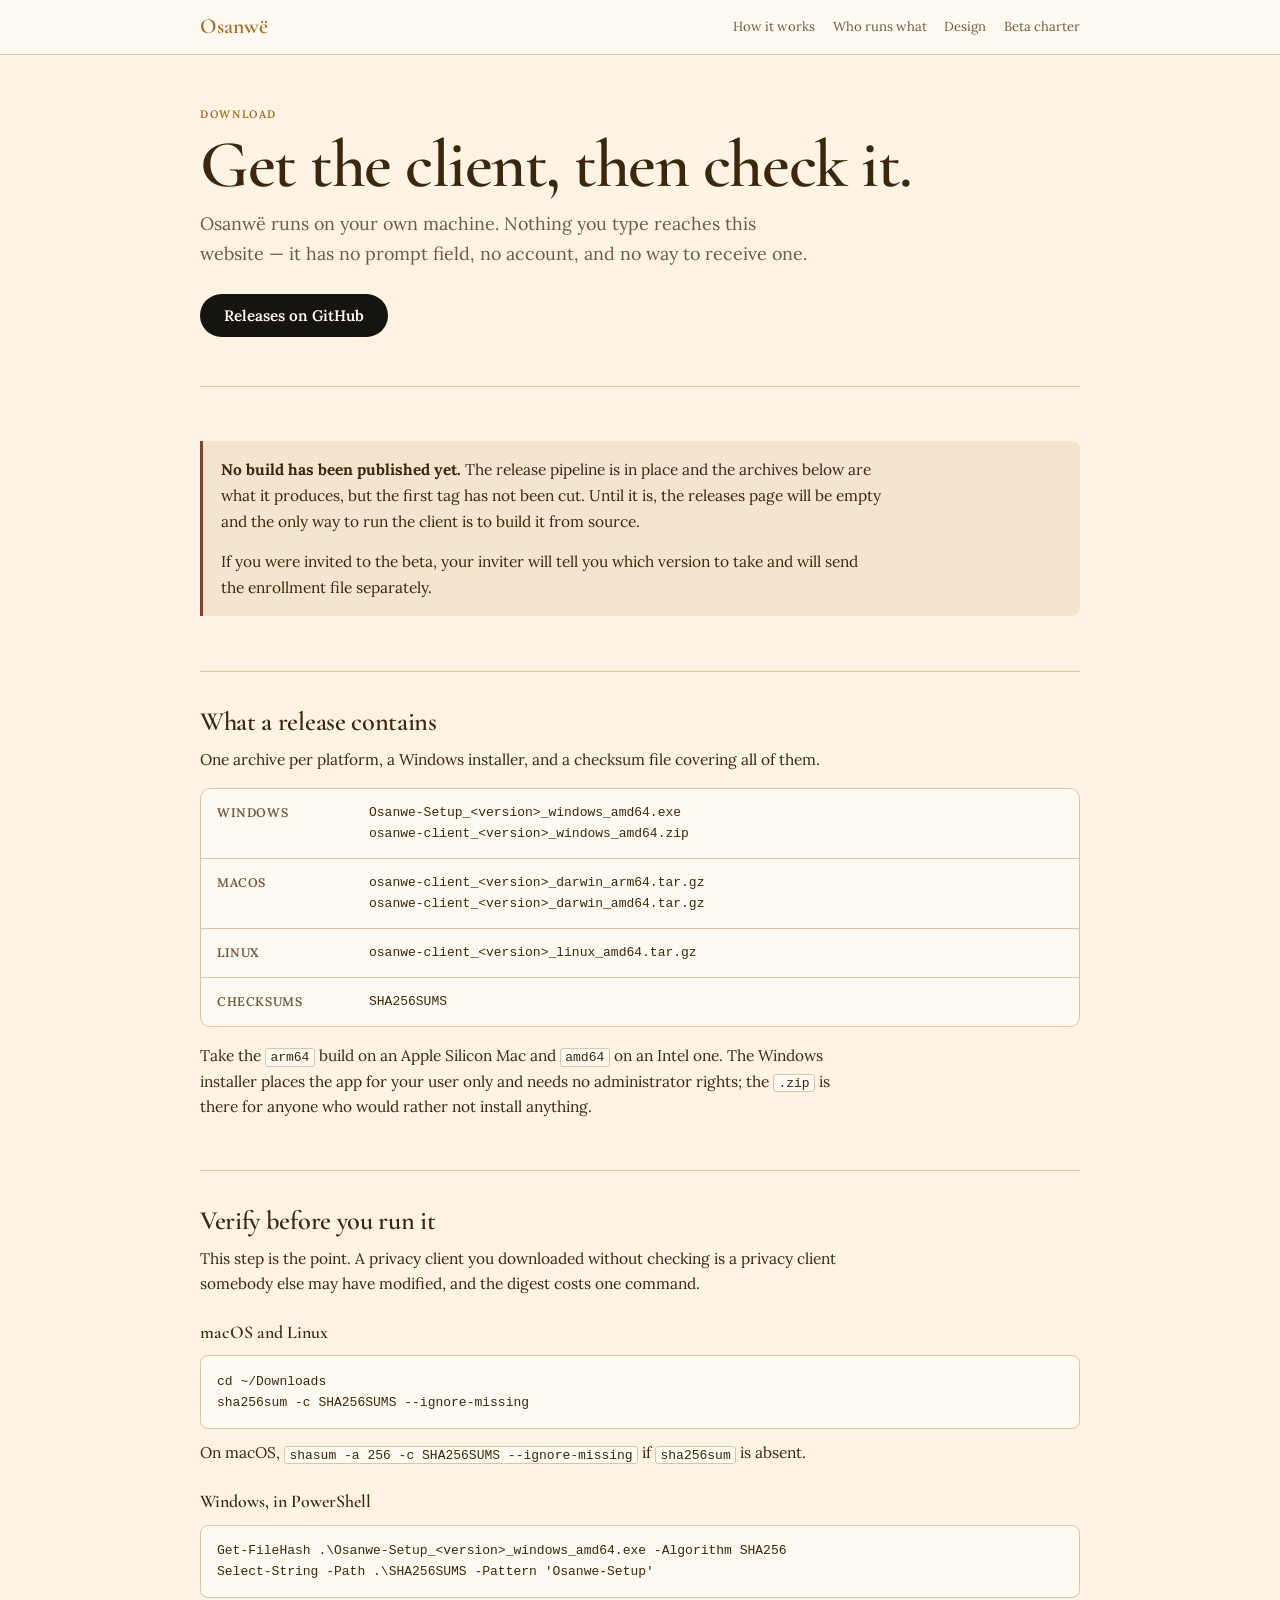
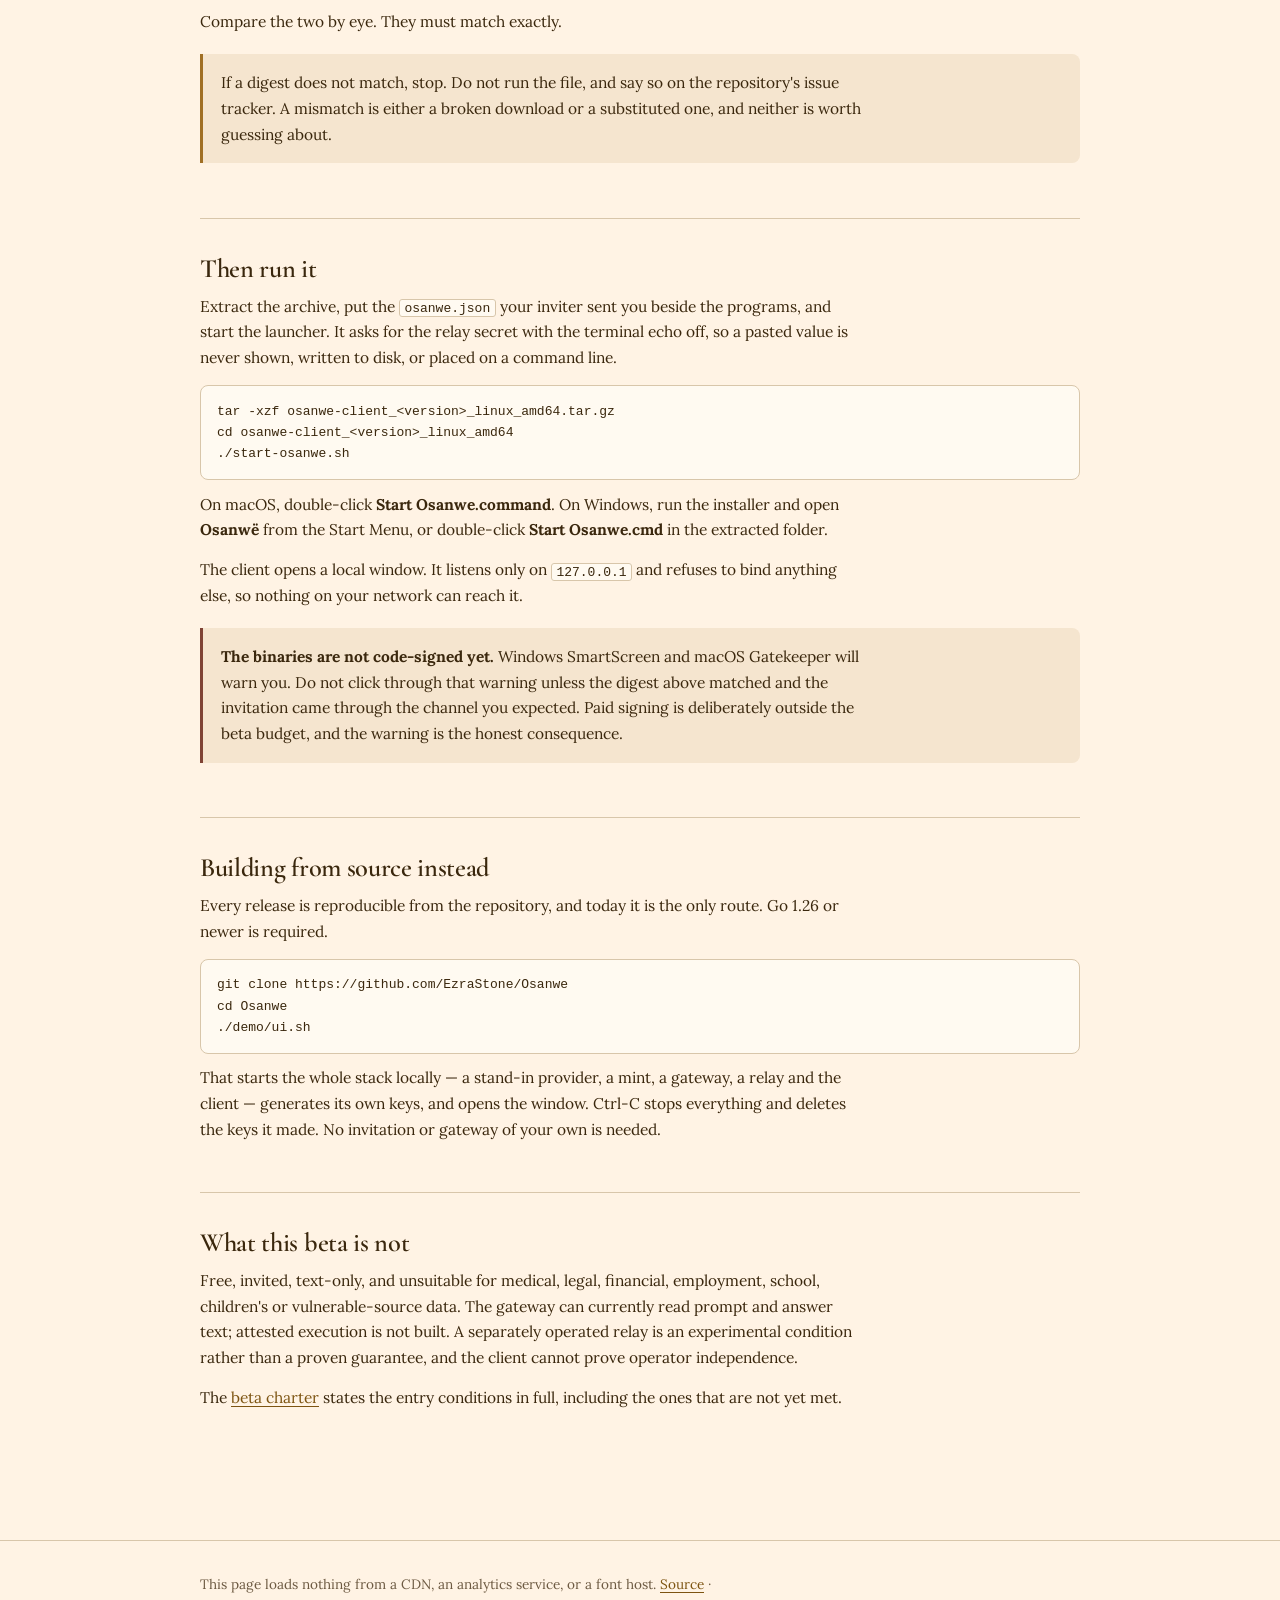
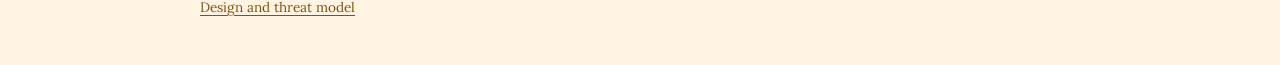
<file: install.html>
<!doctype html>
<html lang="en">
<head>
<meta charset="utf-8">
<meta name="viewport" content="width=device-width, initial-scale=1">
<meta name="description" content="Download the Osanwë beta client, verify its checksum, and run it. No account, no installer telemetry, no outside requests.">
<meta name="referrer" content="no-referrer">
<meta name="theme-color" content="#fff3e4">
<meta property="og:title" content="Osanwë — Download and verify">
<meta property="og:description" content="Download the beta client, check its digest against the release, and run it locally.">
<meta property="og:image" content="https://ezrastone.github.io/osanwe-website/hero-og.png">
<meta property="og:url" content="https://ezrastone.github.io/osanwe-website/install.html">
<meta property="og:type" content="website">
<link rel="canonical" href="https://ezrastone.github.io/osanwe-website/install.html">
<link rel="icon" href="favicon.svg">
<title>Osanwë — Download and verify</title>
<style>
  @font-face{
    font-family:"Cormorant Garamond";
    src:url("cormorant-garamond.woff2") format("woff2");
    font-weight:300 700; font-style:normal; font-display:swap;
  }
  @font-face{
    font-family:"Lora";
    src:url("lora.woff2") format("woff2");
    font-weight:400 700; font-style:normal; font-display:swap;
  }
  :root{
    --night:#16140f; --paper:#fff3e4; --paper-2:#f5e5cf; --ink:#3a270d; --muted:#6d5a42;
    --line:#d8c6aa; --gold:#a06f24; --gold-2:#e1ad66; --sea:#7d5411; --warn:#7f4335;
    --white:#fffaf1;
    --serif:"Cormorant Garamond","Iowan Old Style","Palatino Linotype",Palatino,Georgia,serif;
    --sans:"Lora",Georgia,"Iowan Old Style","Times New Roman",serif;
    --mono:ui-monospace,SFMono-Regular,"SF Mono",Menlo,Consolas,monospace;
  }
  *{box-sizing:border-box}
  body{margin:0;background:var(--paper);color:var(--ink);font:15.5px/1.66 var(--sans);-webkit-font-smoothing:antialiased}
  a{color:var(--sea);text-underline-offset:3px}
  a:focus-visible,button:focus-visible{outline:3px solid var(--gold);outline-offset:3px}
  .shell{width:min(100% - 2.4rem,880px);margin:0 auto}

  header.site{border-bottom:1px solid var(--line);background:var(--white)}
  .bar{display:flex;align-items:center;justify-content:space-between;gap:1rem;padding:1rem 0}
  .brand{font:600 1.35rem/1 var(--serif);color:var(--gold);text-decoration:none}
  .navlinks{display:flex;gap:1.1rem;font-size:.82rem}
  .navlinks a{text-decoration:none;color:var(--muted)}
  .navlinks a:hover{color:var(--ink)}

  h1{margin:0 0 .6rem;font:600 clamp(2.6rem,6vw,4.2rem)/1.02 var(--serif);letter-spacing:-.022em;text-wrap:balance}
  .lede{font-size:1.12rem;color:var(--muted);max-width:56ch;margin:0 0 1.6rem}
  main{padding:3.4rem 0 5rem}
  section{padding:2.2rem 0;border-top:1px solid var(--line)}
  section:first-of-type{border-top:0;padding-top:0}
  h2{margin:0 0 .5rem;font:600 1.65rem/1.2 var(--serif);letter-spacing:-.012em}
  h3{margin:1.5rem 0 .4rem;font:600 1.12rem/1.3 var(--serif)}
  p{max-width:66ch;margin:0 0 .9rem}

  .eyebrow{font:600 .68rem/1 var(--sans);letter-spacing:.15em;text-transform:uppercase;color:var(--gold);margin:0 0 .7rem}

  pre{background:var(--white);border:1px solid var(--line);border-radius:8px;padding:.9rem 1rem;
      overflow-x:auto;font:13px/1.65 var(--mono);margin:.7rem 0}
  code:not(pre code){background:var(--white);border:1px solid var(--line);border-radius:3px;padding:.06em .34em;font:13px var(--mono)}

  .files{border:1px solid var(--line);border-radius:10px;overflow:hidden;background:var(--white);margin:1rem 0}
  .file{display:grid;grid-template-columns:8.5rem 1fr;gap:.4rem 1rem;padding:.85rem 1rem;border-top:1px solid var(--line)}
  .file:first-child{border-top:0}
  .file b{font:600 .78rem/1.5 var(--sans);letter-spacing:.05em;text-transform:uppercase;color:var(--muted)}
  .file span{font:13px/1.6 var(--mono);overflow-wrap:anywhere}

  .note{border-left:3px solid var(--gold);background:var(--paper-2);padding:1rem 1.15rem;border-radius:0 8px 8px 0;margin:1.2rem 0}
  .note p:last-child{margin-bottom:0}
  .note.warn{border-left-color:var(--warn)}

  .cta{display:inline-block;background:var(--night);color:var(--white);text-decoration:none;
       border-radius:100px;padding:.72rem 1.5rem;font:600 .95rem var(--sans)}
  .cta:hover{background:var(--ink)}

  footer.site{border-top:1px solid var(--line);padding:2rem 0;color:var(--muted);font-size:.85rem}
  @media (max-width:520px){ .file{grid-template-columns:1fr} .navlinks{display:none} }
</style>
</head>
<body>

<header class="site">
  <div class="shell bar">
    <a class="brand" href="./">Osanwë</a>
    <nav class="navlinks" aria-label="Primary">
      <a href="./#experience">How it works</a>
      <a href="./#truth">Who runs what</a>
      <a href="design.html">Design</a>
      <a href="https://github.com/EzraStone/Osanwe/blob/main/docs/beta.md" rel="noreferrer">Beta charter</a>
    </nav>
  </div>
</header>

<main class="shell">

  <section>
    <p class="eyebrow">Download</p>
    <h1>Get the client, then check it.</h1>
    <p class="lede">Osanwë runs on your own machine. Nothing you type reaches this website — it has
    no prompt field, no account, and no way to receive one.</p>
    <p><a class="cta" href="https://github.com/EzraStone/Osanwe/releases" rel="noreferrer">Releases on GitHub</a></p>
  </section>

  <section>
    <div class="note warn">
      <p><b>No build has been published yet.</b> The release pipeline is in place and the archives
      below are what it produces, but the first tag has not been cut. Until it is, the releases
      page will be empty and the only way to run the client is to build it from source.</p>
      <p>If you were invited to the beta, your inviter will tell you which version to take and will
      send the enrollment file separately.</p>
    </div>
  </section>

  <section>
    <h2>What a release contains</h2>
    <p>One archive per platform, a Windows installer, and a checksum file covering all of them.</p>
    <div class="files">
      <div class="file"><b>Windows</b><span>Osanwe-Setup_&lt;version&gt;_windows_amd64.exe<br>osanwe-client_&lt;version&gt;_windows_amd64.zip</span></div>
      <div class="file"><b>macOS</b><span>osanwe-client_&lt;version&gt;_darwin_arm64.tar.gz<br>osanwe-client_&lt;version&gt;_darwin_amd64.tar.gz</span></div>
      <div class="file"><b>Linux</b><span>osanwe-client_&lt;version&gt;_linux_amd64.tar.gz</span></div>
      <div class="file"><b>Checksums</b><span>SHA256SUMS</span></div>
    </div>
    <p>Take the <code>arm64</code> build on an Apple Silicon Mac and <code>amd64</code> on an Intel
    one. The Windows installer places the app for your user only and needs no administrator rights;
    the <code>.zip</code> is there for anyone who would rather not install anything.</p>
  </section>

  <section>
    <h2>Verify before you run it</h2>
    <p>This step is the point. A privacy client you downloaded without checking is a privacy client
    somebody else may have modified, and the digest costs one command.</p>

    <h3>macOS and Linux</h3>
    <pre>cd ~/Downloads
sha256sum -c SHA256SUMS --ignore-missing</pre>
    <p>On macOS, <code>shasum -a 256 -c SHA256SUMS --ignore-missing</code> if
    <code>sha256sum</code> is absent.</p>

    <h3>Windows, in PowerShell</h3>
    <pre>Get-FileHash .\Osanwe-Setup_&lt;version&gt;_windows_amd64.exe -Algorithm SHA256
Select-String -Path .\SHA256SUMS -Pattern 'Osanwe-Setup'</pre>
    <p>Compare the two by eye. They must match exactly.</p>

    <div class="note">
      <p>If a digest does not match, stop. Do not run the file, and say so on the repository's
      issue tracker. A mismatch is either a broken download or a substituted one, and neither is
      worth guessing about.</p>
    </div>
  </section>

  <section>
    <h2>Then run it</h2>
    <p>Extract the archive, put the <code>osanwe.json</code> your inviter sent you beside the
    programs, and start the launcher. It asks for the relay secret with the terminal echo off, so
    a pasted value is never shown, written to disk, or placed on a command line.</p>
    <pre>tar -xzf osanwe-client_&lt;version&gt;_linux_amd64.tar.gz
cd osanwe-client_&lt;version&gt;_linux_amd64
./start-osanwe.sh</pre>
    <p>On macOS, double-click <b>Start Osanwe.command</b>. On Windows, run the installer and open
    <b>Osanwë</b> from the Start Menu, or double-click <b>Start Osanwe.cmd</b> in the extracted
    folder.</p>
    <p>The client opens a local window. It listens only on <code>127.0.0.1</code> and refuses to
    bind anything else, so nothing on your network can reach it.</p>

    <div class="note warn">
      <p><b>The binaries are not code-signed yet.</b> Windows SmartScreen and macOS Gatekeeper will
      warn you. Do not click through that warning unless the digest above matched and the invitation
      came through the channel you expected. Paid signing is deliberately outside the beta budget,
      and the warning is the honest consequence.</p>
    </div>
  </section>

  <section>
    <h2>Building from source instead</h2>
    <p>Every release is reproducible from the repository, and today it is the only route.
    Go 1.26 or newer is required.</p>
    <pre>git clone https://github.com/EzraStone/Osanwe
cd Osanwe
./demo/ui.sh</pre>
    <p>That starts the whole stack locally — a stand-in provider, a mint, a gateway, a relay and the
    client — generates its own keys, and opens the window. Ctrl-C stops everything and deletes the
    keys it made. No invitation or gateway of your own is needed.</p>
  </section>

  <section>
    <h2>What this beta is not</h2>
    <p>Free, invited, text-only, and unsuitable for medical, legal, financial, employment, school,
    children's or vulnerable-source data. The gateway can currently read prompt and answer text;
    attested execution is not built. A separately operated relay is an experimental condition
    rather than a proven guarantee, and the client cannot prove operator independence.</p>
    <p>The <a href="https://github.com/EzraStone/Osanwe/blob/main/docs/beta.md" rel="noreferrer">beta
    charter</a> states the entry conditions in full, including the ones that are not yet met.</p>
  </section>

</main>

<footer class="site">
  <div class="shell">
    <p>This page loads nothing from a CDN, an analytics service, or a font host.
    <a href="https://github.com/EzraStone/Osanwe" rel="noreferrer">Source</a> ·
    <a href="design.html">Design and threat model</a></p>
  </div>
</footer>

</body>
</html>
</file>
